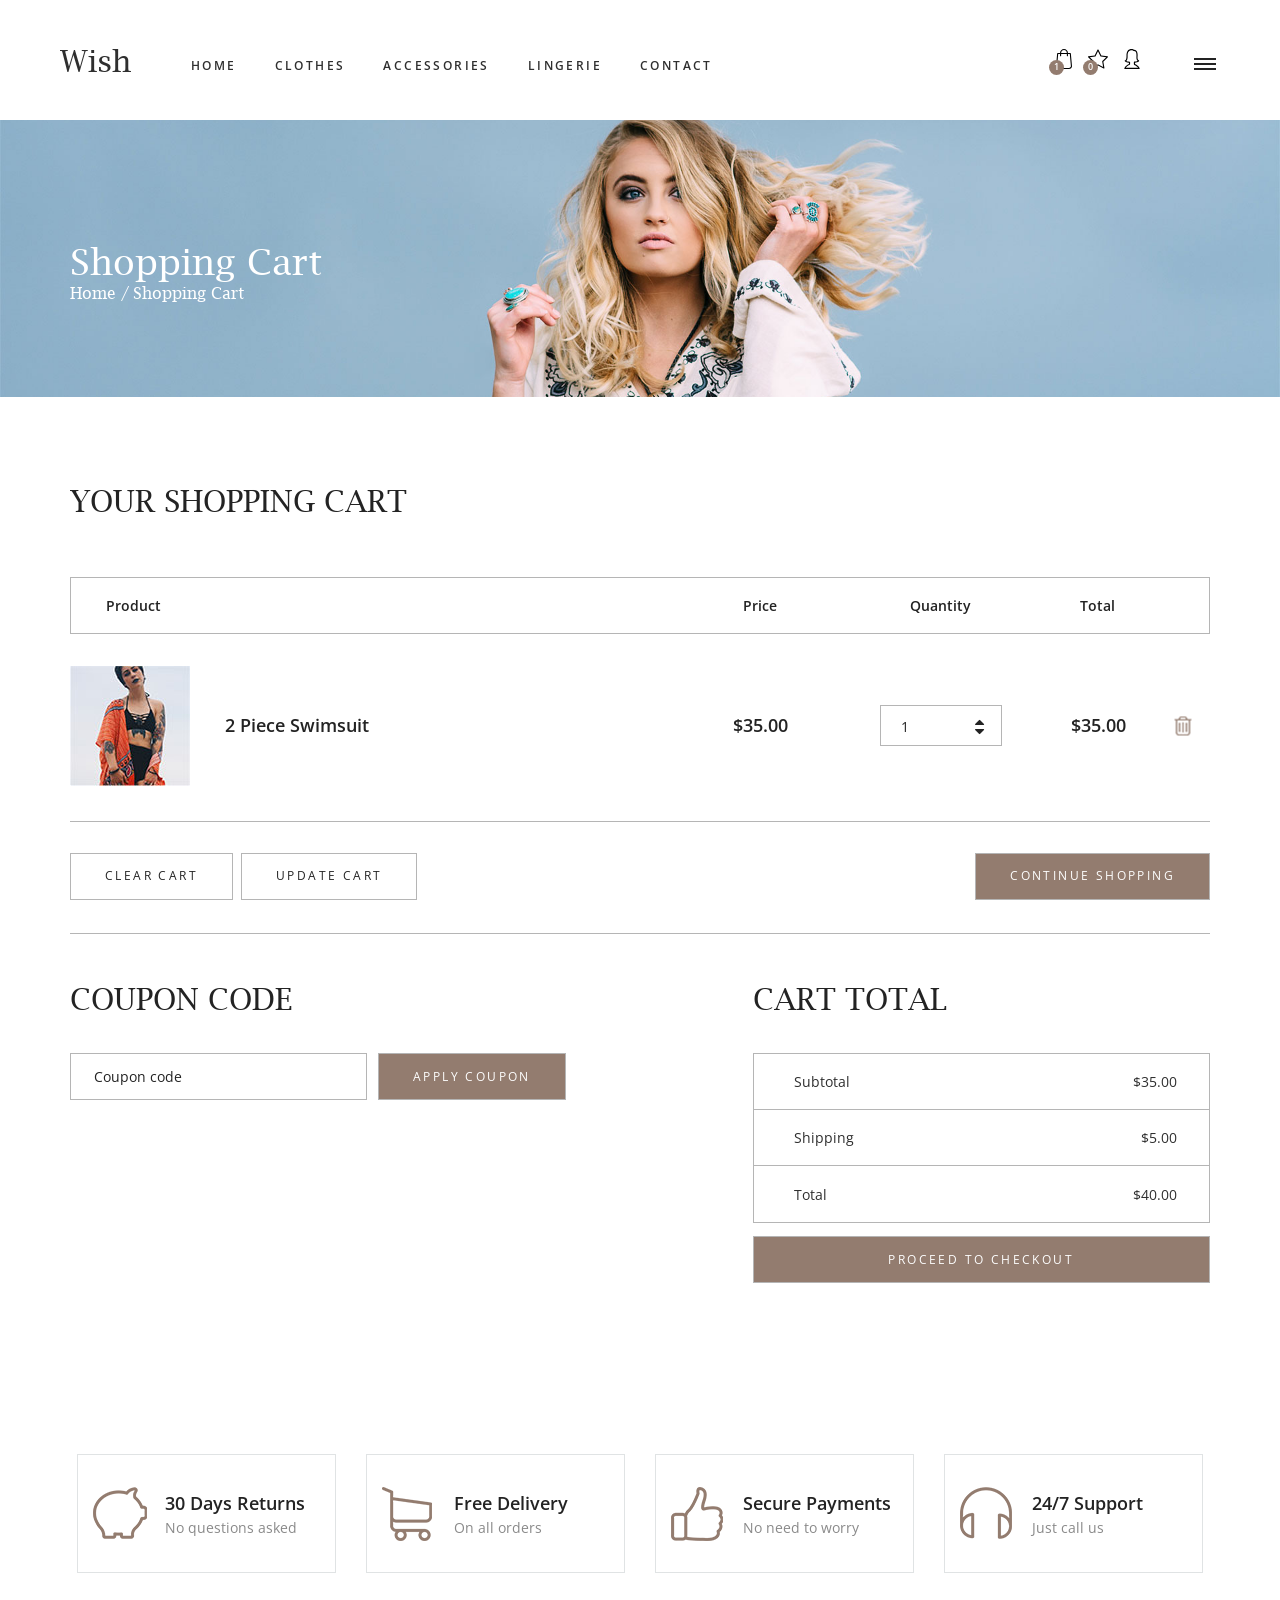
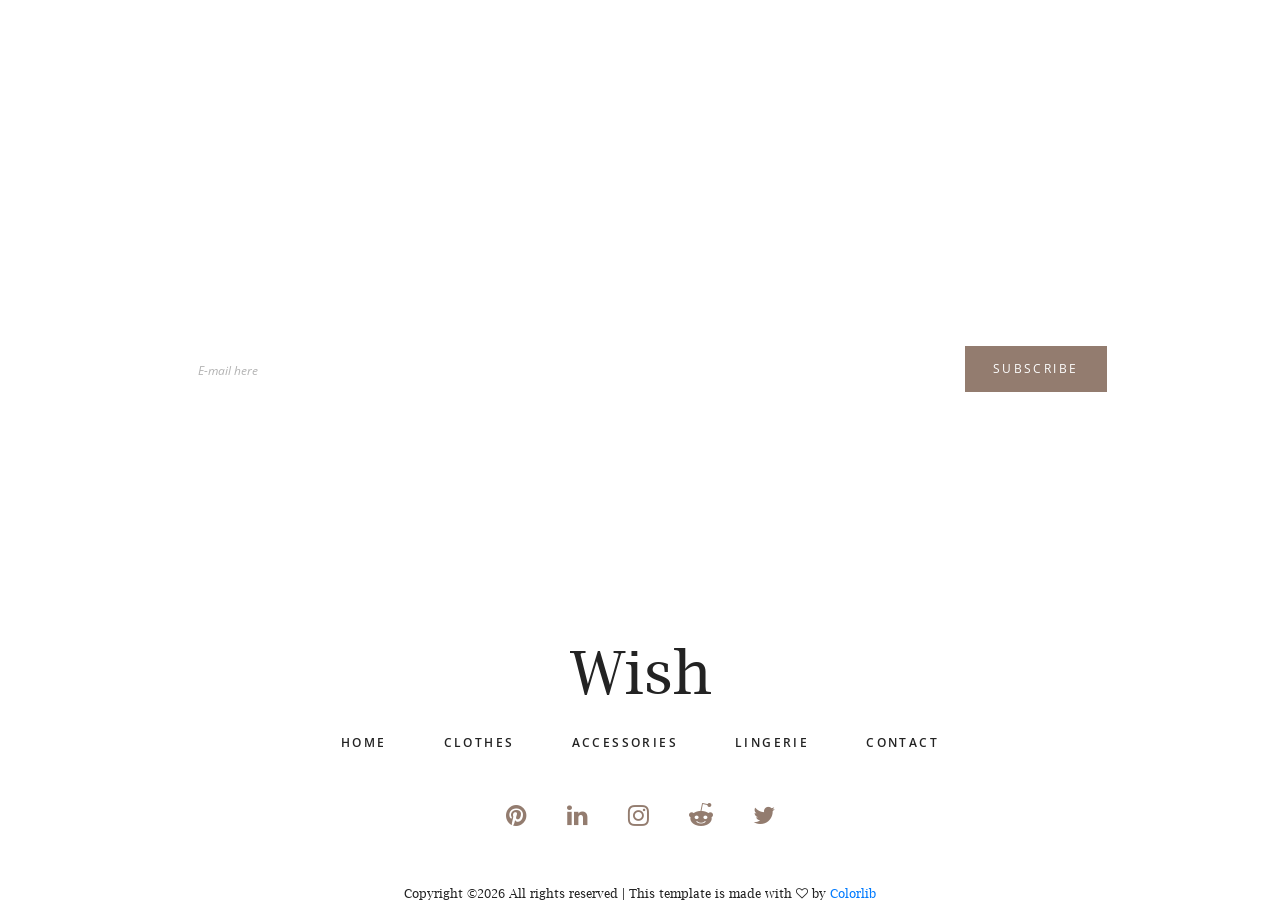
<file: cart.html>
<!DOCTYPE html>
<html lang="en">
<head>
<title>Cart</title>
<meta charset="utf-8">
<meta http-equiv="X-UA-Compatible" content="IE=edge">
<meta name="description" content="Wish shop project">
<meta name="viewport" content="width=device-width, initial-scale=1">
<link rel="stylesheet" type="text/css" href="styles/bootstrap4/bootstrap.min.css">
<link href="plugins/font-awesome-4.7.0/css/font-awesome.min.css" rel="stylesheet" type="text/css">
<link rel="stylesheet" type="text/css" href="styles/cart.css">
<link rel="stylesheet" type="text/css" href="styles/cart_responsive.css">
</head>
<body>

<div class="super_container">
	
	<!-- Header -->

	<header class="header">
		<div class="header_inner d-flex flex-row align-items-center justify-content-start">
			<div class="logo"><a href="#">Wish</a></div>
			<nav class="main_nav">
				<ul>
					<li><a href="index.html">home</a></li>
					<li><a href="categories.html">clothes</a></li>
					<li><a href="categories.html">accessories</a></li>
					<li><a href="categories.html">lingerie</a></li>
					<li><a href="contact.html">contact</a></li>
				</ul>
			</nav>
			<div class="header_content ml-auto">
				<div class="search header_search">
					<form action="#">
						<input type="search" class="search_input" required="required">
						<button type="submit" id="search_button" class="search_button"><img src="images/magnifying-glass.svg" alt=""></button>
					</form>
				</div>
				<div class="shopping">
					<!-- Cart -->
					<a href="#">
						<div class="cart">
							<img src="images/shopping-bag.svg" alt="">
							<div class="cart_num_container">
								<div class="cart_num_inner">
									<div class="cart_num">1</div>
								</div>
							</div>
						</div>
					</a>
					<!-- Star -->
					<a href="#">
						<div class="star">
							<img src="images/star.svg" alt="">
							<div class="star_num_container">
								<div class="star_num_inner">
									<div class="star_num">0</div>
								</div>
							</div>
						</div>
					</a>
					<!-- Avatar -->
					<a href="#">
						<div class="avatar">
							<img src="images/avatar.svg" alt="">
						</div>
					</a>
				</div>
			</div>

			<div class="burger_container d-flex flex-column align-items-center justify-content-around menu_mm"><div></div><div></div><div></div></div>
		</div>
	</header>

	<!-- Menu -->

	<div class="menu d-flex flex-column align-items-end justify-content-start text-right menu_mm trans_400">
		<div class="menu_close_container"><div class="menu_close"><div></div><div></div></div></div>
		<div class="logo menu_mm"><a href="#">Wish</a></div>
		<div class="search">
			<form action="#">
				<input type="search" class="search_input menu_mm" required="required">
				<button type="submit" id="search_button_menu" class="search_button menu_mm"><img class="menu_mm" src="images/magnifying-glass.svg" alt=""></button>
			</form>
		</div>
		<nav class="menu_nav">
			<ul class="menu_mm">
				<li class="menu_mm"><a href="index.html">home</a></li>
				<li class="menu_mm"><a href="#">clothes</a></li>
				<li class="menu_mm"><a href="#">accessories</a></li>
				<li class="menu_mm"><a href="#">lingerie</a></li>
				<li class="menu_mm"><a href="#">contact</a></li>
			</ul>
		</nav>
	</div>

	<!-- Home -->

	<div class="home">
		<div class="home_background parallax-window" data-parallax="scroll" data-image-src="images/cart.jpg" data-speed="0.8"></div>
		<div class="container">
			<div class="row">
				<div class="col">
					<div class="home_container">
						<div class="home_content">
							<div class="home_title">Shopping Cart</div>
							<div class="breadcrumbs">
								<ul>
									<li><a href="index.html">Home</a></li>
									<li>Shopping Cart</li>
								</ul>
							</div>
						</div>
					</div>
				</div>
			</div>
		</div>
	</div>

	<!-- Cart -->

	<div class="cart_container">
		<div class="container">
			<div class="row">
				<div class="col">
					<div class="cart_title">your shopping cart</div>
				</div>
			</div>
			<div class="row">
				<div class="col">
					<div class="cart_bar d-flex flex-row align-items-center justify-content-start">
						<div class="cart_bar_title_name">Product</div>
						<div class="cart_bar_title_content ml-auto">
							<div class="cart_bar_title_content_inner d-flex flex-row align-items-center justify-content-end">
								<div class="cart_bar_title_price">Price</div>
								<div class="cart_bar_title_quantity">Quantity</div>
								<div class="cart_bar_title_total">Total</div>
								<div class="cart_bar_title_button"></div>
							</div>
						</div>
					</div>
				</div>
			</div>
			<div class="row">
				<div class="col">
					<div class="cart_products">
						<ul>
							<li class=" cart_product d-flex flex-md-row flex-column align-items-md-center align-items-start justify-content-start">
								<!-- Product Image -->
								<div class="cart_product_image"><img src="images/cart_product_1.jpg" alt=""></div>
								<!-- Product Name -->
								<div class="cart_product_name"><a href="product.html">2 Piece Swimsuit</a></div>
								<div class="cart_product_info ml-auto">
									<div class="cart_product_info_inner d-flex flex-row align-items-center justify-content-md-end justify-content-start">
										<!-- Product Price -->
										<div class="cart_product_price">$35.00</div>
										<!-- Product Quantity -->
										<div class="product_quantity_container">
											<div class="product_quantity clearfix">
												<input id="quantity_input" type="text" pattern="[0-9]*" value="1">
												<div class="quantity_buttons">
													<div id="quantity_inc_button" class="quantity_inc quantity_control"><i class="fa fa-caret-up" aria-hidden="true"></i></div>
													<div id="quantity_dec_button" class="quantity_dec quantity_control"><i class="fa fa-caret-down" aria-hidden="true"></i></div>
												</div>
											</div>
										</div>
										<!-- Products Total Price -->
										<div class="cart_product_total">$35.00</div>
										<!-- Product Cart Trash Button -->
										<div class="cart_product_button">
											<button class="cart_product_remove"><img src="images/trash.png" alt=""></button>
										</div>
									</div>
								</div>
							</li>
						</ul>
					</div>
				</div>
			</div>
			<div class="row">
				<div class="col">
					<div class="cart_control_bar d-flex flex-md-row flex-column align-items-start justify-content-start">
						<button class="button_clear cart_button">clear cart</button>
						<button class="button_update cart_button">update cart</button>
						<button class="button_update cart_button_2 ml-md-auto">continue shopping</button>
					</div>
				</div>
			</div>
			<div class="row cart_extra">
				<!-- Cart Coupon -->
				<div class="col-lg-6">
					<div class="cart_coupon">
						<div class="cart_title">coupon code</div>
						<form action="#" class="cart_coupon_form d-flex flex-row align-items-start justify-content-start" id="cart_coupon_form">
							<input type="text" class="cart_coupon_input" placeholder="Coupon code" required="required">
							<button class="button_clear cart_button_2">apply coupon</button>
						</form>
					</div>
				</div>
				<!-- Cart Total -->
				<div class="col-lg-5 offset-lg-1">
					<div class="cart_total">
						<div class="cart_title">cart total</div>
						<ul>
							<li class="d-flex flex-row align-items-center justify-content-start">
								<div class="cart_total_title">Subtotal</div>
								<div class="cart_total_price ml-auto">$35.00</div>
							</li>
							<li class="d-flex flex-row align-items-center justify-content-start">
								<div class="cart_total_title">Shipping</div>
								<div class="cart_total_price ml-auto">$5.00</div>
							</li>
							<li class="d-flex flex-row align-items-center justify-content-start">
								<div class="cart_total_title">Total</div>
								<div class="cart_total_price ml-auto">$40.00</div>
							</li>
						</ul>
						<button class="cart_total_button">proceed to checkout</button>
					</div>
				</div>
			</div>
		</div>
	</div>

	<!-- Newsletter -->

	<div class="newsletter">
		<div class="newsletter_content">
			<div class="newsletter_image parallax-window" data-parallax="scroll" data-image-src="images/cart_nl.jpg" data-speed="0.8"></div>
			<div class="container">
				<div class="row options">

					<!-- Options Item -->
					<div class="col-lg-3">
						<div class="options_item d-flex flex-row align-items-center justify-content-start">
							<div class="option_image"><img src="images/option_1.png" alt=""></div>
							<div class="option_content">
								<div class="option_title">30 Days Returns</div>
								<div class="option_subtitle">No questions asked</div>
							</div>
						</div>
					</div>

					<!-- Options Item -->
					<div class="col-lg-3">
						<div class="options_item d-flex flex-row align-items-center justify-content-start">
							<div class="option_image"><img src="images/option_2.png" alt=""></div>
							<div class="option_content">
								<div class="option_title">Free Delivery</div>
								<div class="option_subtitle">On all orders</div>
							</div>
						</div>
					</div>

					<!-- Options Item -->
					<div class="col-lg-3">
						<div class="options_item d-flex flex-row align-items-center justify-content-start">
							<div class="option_image"><img src="images/option_3.png" alt=""></div>
							<div class="option_content">
								<div class="option_title">Secure Payments</div>
								<div class="option_subtitle">No need to worry</div>
							</div>
						</div>
					</div>

					<!-- Options Item -->
					<div class="col-lg-3">
						<div class="options_item d-flex flex-row align-items-center justify-content-start">
							<div class="option_image"><img src="images/option_4.png" alt=""></div>
							<div class="option_content">
								<div class="option_title">24/7 Support</div>
								<div class="option_subtitle">Just call us</div>
							</div>
						</div>
					</div>

				</div>
				<div class="row newsletter_row">
					<div class="col">
						<div class="section_title_container text-center">
							<div class="section_subtitle">only the best</div>
							<div class="section_title">subscribe for a 20% discount</div>
						</div>
					</div>
				</div>
				<div class="row newsletter_container">
					<div class="col-lg-10 offset-lg-1">
						<div class="newsletter_form_container">
							<form action="#">
								<input type="email" class="newsletter_input" required="required" placeholder="E-mail here">
								<button type="submit" class="newsletter_button">subscribe</button>
							</form>
						</div>
						<div class="newsletter_text">Integer ut imperdiet erat. Quisque ultricies lectus tellus, eu tristique magna pharetra nec. Fusce vel lorem libero. Integer ex mi, facilisis sed nisi ut, vestib ulum ultrices nulla. Aliquam egestas tempor leo.</div>
					</div>
				</div>
			</div>
		</div>
	</div>

	<!-- Footer -->

	<footer class="footer">
		<div class="container">
			<div class="row">
				<div class="col text-center">
					<div class="footer_logo"><a href="#">Wish</a></div>
					<nav class="footer_nav">
						<ul>
							<li><a href="index.html">home</a></li>
							<li><a href="categories.html">clothes</a></li>
							<li><a href="categories.html">accessories</a></li>
							<li><a href="categories.html">lingerie</a></li>
							<li><a href="contact.html">contact</a></li>
						</ul>
					</nav>
					<div class="footer_social">
						<ul>
							<li><a href="#"><i class="fa fa-pinterest" aria-hidden="true"></i></a></li>
							<li><a href="#"><i class="fa fa-linkedin" aria-hidden="true"></i></a></li>
							<li><a href="#"><i class="fa fa-instagram" aria-hidden="true"></i></a></li>
							<li><a href="#"><i class="fa fa-reddit-alien" aria-hidden="true"></i></a></li>
							<li><a href="#"><i class="fa fa-twitter" aria-hidden="true"></i></a></li>
						</ul>
					</div>
					<div class="copyright"><!-- Link back to Colorlib can't be removed. Template is licensed under CC BY 3.0. -->
Copyright &copy;<script>document.write(new Date().getFullYear());</script> All rights reserved | This template is made with <i class="fa fa-heart-o" aria-hidden="true"></i> by <a href="https://colorlib.com" target="_blank">Colorlib</a>
<!-- Link back to Colorlib can't be removed. Template is licensed under CC BY 3.0. --></div>
				</div>
			</div>
		</div>
	</footer>
</div>

<script src="js/jquery-3.2.1.min.js"></script>
<script src="styles/bootstrap4/popper.js"></script>
<script src="styles/bootstrap4/bootstrap.min.js"></script>
<script src="plugins/easing/easing.js"></script>
<script src="plugins/parallax-js-master/parallax.min.js"></script>
<script src="js/cart_custom.js"></script>
</body>
</html>
</file>
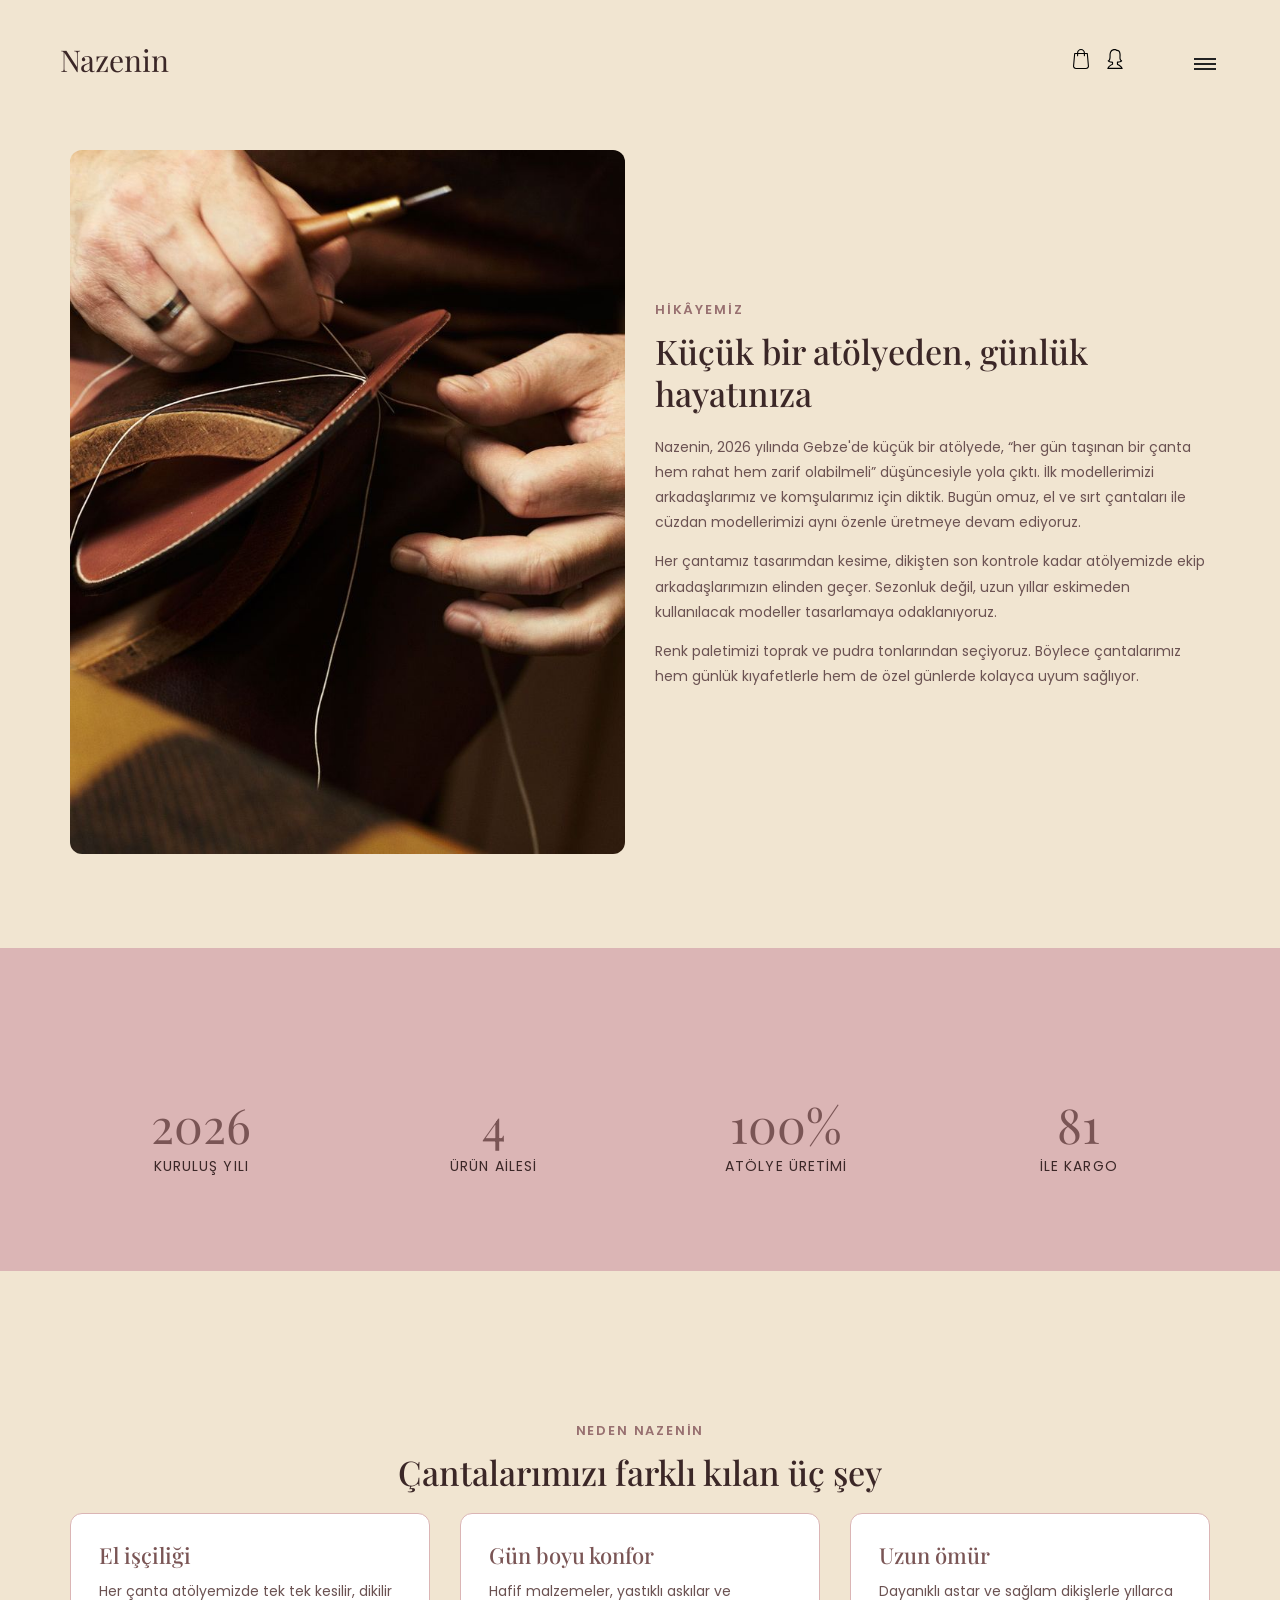
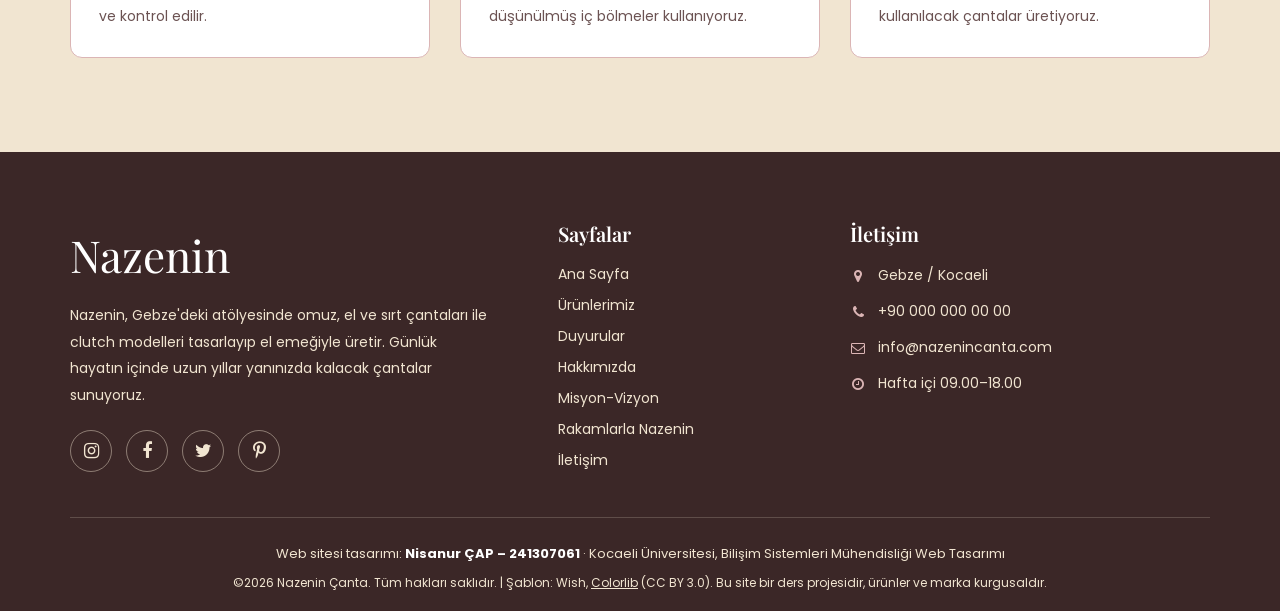
<file: hakkimizda.html>
<!DOCTYPE html>
<html lang="tr">
<head>
<title>Hakkımızda · Nazenin Çanta</title>
<meta charset="utf-8">
<meta http-equiv="X-UA-Compatible" content="IE=edge">
<meta name="description" content="Nazenin Çanta hakkında: hikâyemiz, üretim anlayışımız ve değerlerimiz.">
<meta name="viewport" content="width=device-width, initial-scale=1">

<!-- Google Fonts: Playfair Display + Poppins -->
<link rel="preconnect" href="https://fonts.googleapis.com">
<link rel="preconnect" href="https://fonts.gstatic.com" crossorigin>
<link href="https://fonts.googleapis.com/css2?family=Playfair+Display:wght@500;600&family=Poppins:wght@400;500;600&display=swap" rel="stylesheet">

<!-- Ic sayfalarin ustundeki banner (.home) product.css icinde tanimli, bu yuzden index.html'in degil urun sayfasinin CSS'ini kullaniyoruz -->
<link rel="stylesheet" type="text/css" href="styles/bootstrap4/bootstrap.min.css">
<link href="plugins/font-awesome-4.7.0/css/font-awesome.min.css" rel="stylesheet" type="text/css">
<link rel="stylesheet" type="text/css" href="styles/product.css">
<link rel="stylesheet" type="text/css" href="styles/product_responsive.css">
<link rel="stylesheet" type="text/css" href="styles/nazenin.css">
</head>
<body>

<div class="super_container">

	<div id="site-header"></div>

	<!-- Hikaye -->
	<div class="icerik_bolum">
		<div class="container">
			<div class="row align-items-center">
				<div class="col-lg-6">
					<div class="icerik_resim"><img src="images/hakkimizda.jpg" alt="Nazenin atölyesinden bir görünüm"></div>
				</div>
				<div class="col-lg-6">
					<div class="icerik_ust">hikâyemiz</div>
					<h2 class="icerik_baslik">Küçük bir atölyeden, günlük hayatınıza</h2>
					<p>Nazenin, 2026 yılında Gebze'de küçük bir atölyede, “her gün taşınan bir çanta hem rahat hem zarif olabilmeli” düşüncesiyle yola çıktı. İlk modellerimizi arkadaşlarımız ve komşularımız için diktik. Bugün omuz, el ve sırt çantaları ile cüzdan modellerimizi aynı özenle üretmeye devam ediyoruz.</p>
					<p>Her çantamız tasarımdan kesime, dikişten son kontrole kadar atölyemizde ekip arkadaşlarımızın elinden geçer. Sezonluk değil, uzun yıllar eskimeden kullanılacak modeller tasarlamaya odaklanıyoruz.</p>
					<p>Renk paletimizi toprak ve pudra tonlarından seçiyoruz. Böylece çantalarımız hem günlük kıyafetlerle hem de özel günlerde kolayca uyum sağlıyor.</p>
				</div>
			</div>
		</div>
	</div>

	<!-- Rakamlarla kısa özet -->
	<div class="icerik_bolum icerik_bolum_koyu">
		<div class="container">
			<div class="row text-center">
				<div class="col-6 col-md-3"><div class="icerik_rakam">2026</div><div class="icerik_rakam_aciklama">kuruluş yılı</div></div>
				<div class="col-6 col-md-3"><div class="icerik_rakam">4</div><div class="icerik_rakam_aciklama">ürün ailesi</div></div>
				<div class="col-6 col-md-3"><div class="icerik_rakam">100%</div><div class="icerik_rakam_aciklama">atölye üretimi</div></div>
				<div class="col-6 col-md-3"><div class="icerik_rakam">81</div><div class="icerik_rakam_aciklama">ile kargo</div></div>
			</div>
		</div>
	</div>

	<!-- Neden Nazenin -->
	<div class="icerik_bolum">
		<div class="container">
			<div class="text-center">
				<div class="icerik_ust">neden nazenin</div>
				<h2 class="icerik_baslik">Çantalarımızı farklı kılan üç şey</h2>
			</div>
			<div class="row">
				<div class="col-md-4">
					<div class="icerik_kart"><h3>El işçiliği</h3><p>Her çanta atölyemizde tek tek kesilir, dikilir ve kontrol edilir.</p></div>
				</div>
				<div class="col-md-4">
					<div class="icerik_kart"><h3>Gün boyu konfor</h3><p>Hafif malzemeler, yastıklı askılar ve düşünülmüş iç bölmeler kullanıyoruz.</p></div>
				</div>
				<div class="col-md-4">
					<div class="icerik_kart"><h3>Uzun ömür</h3><p>Dayanıklı astar ve sağlam dikişlerle yıllarca kullanılacak çantalar üretiyoruz.</p></div>
				</div>
			</div>
		</div>
	</div>

	<div id="site-footer"></div>

</div>

<script src="js/jquery-3.2.1.min.js"></script>
<script src="styles/bootstrap4/popper.js"></script>
<script src="styles/bootstrap4/bootstrap.min.js"></script>
<script src="plugins/easing/easing.js"></script>
<script src="plugins/parallax-js-master/parallax.min.js"></script>
<!-- layout.js, product_custom.js'ten ÖNCE yüklenmeli -->
<script src="js/layout.js"></script>
<script src="js/product_custom.js"></script>
</body>
</html>
</file>
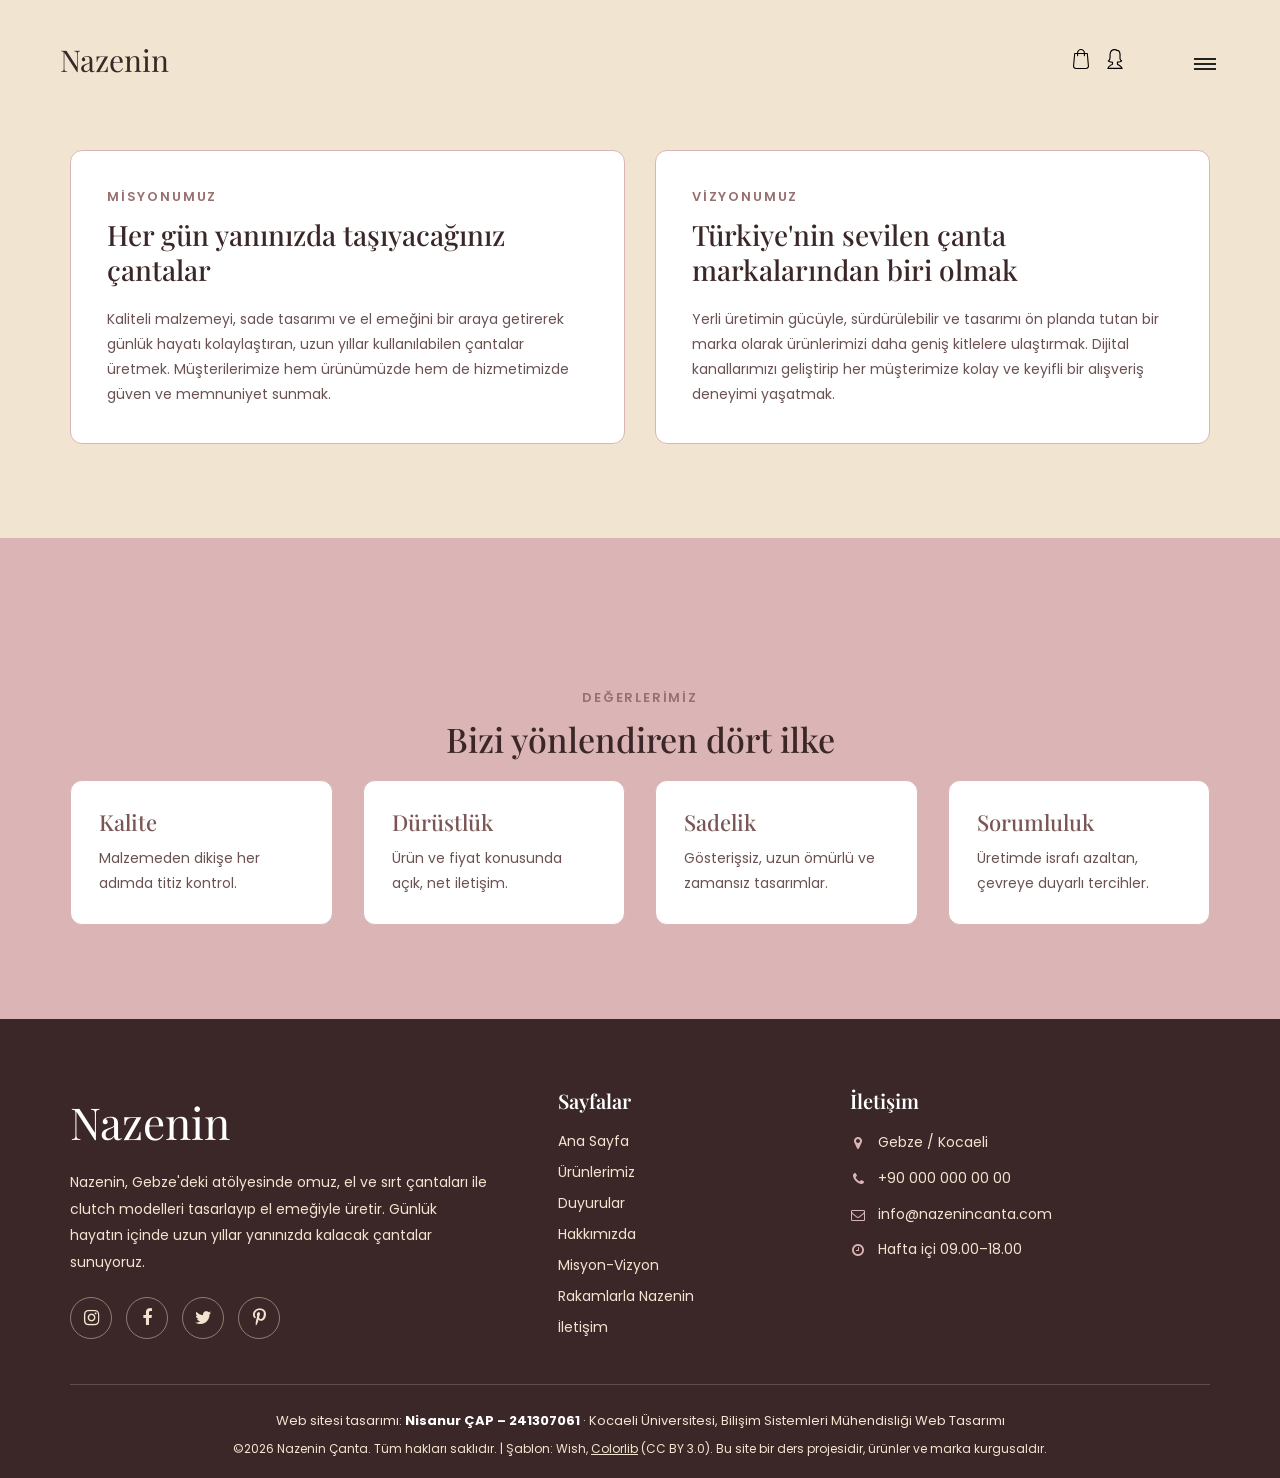
<file: misyon-vizyon.html>
<!DOCTYPE html>
<html lang="tr">
<head>
<title>Misyon ve Vizyon · Nazenin Çanta</title>
<meta charset="utf-8">
<meta http-equiv="X-UA-Compatible" content="IE=edge">
<meta name="description" content="Nazenin Çanta misyonu, vizyonu ve değerleri.">
<meta name="viewport" content="width=device-width, initial-scale=1">

<!-- Google Fonts: Playfair Display + Poppins -->
<link rel="preconnect" href="https://fonts.googleapis.com">
<link rel="preconnect" href="https://fonts.gstatic.com" crossorigin>
<link href="https://fonts.googleapis.com/css2?family=Playfair+Display:wght@500;600&family=Poppins:wght@400;500;600&display=swap" rel="stylesheet">

<!-- Ic sayfalarin ustundeki banner (.home) product.css icinde tanimli, bu yuzden index.html'in degil urun sayfasinin CSS'ini kullaniyoruz -->
<link rel="stylesheet" type="text/css" href="styles/bootstrap4/bootstrap.min.css">
<link href="plugins/font-awesome-4.7.0/css/font-awesome.min.css" rel="stylesheet" type="text/css">
<link rel="stylesheet" type="text/css" href="styles/product.css">
<link rel="stylesheet" type="text/css" href="styles/product_responsive.css">
<link rel="stylesheet" type="text/css" href="styles/nazenin.css">
</head>
<body>

<div class="super_container">

	<div id="site-header"></div>

	<!-- Misyon ve Vizyon -->
	<div class="icerik_bolum">
		<div class="container">
			<div class="row">
				<div class="col-lg-6">
					<div class="icerik_kart icerik_kart_buyuk">
						<div class="icerik_ust">misyonumuz</div>
						<h2 class="icerik_baslik">Her gün yanınızda taşıyacağınız çantalar</h2>
						<p>Kaliteli malzemeyi, sade tasarımı ve el emeğini bir araya getirerek günlük hayatı kolaylaştıran, uzun yıllar kullanılabilen çantalar üretmek. Müşterilerimize hem ürünümüzde hem de hizmetimizde güven ve memnuniyet sunmak.</p>
					</div>
				</div>
				<div class="col-lg-6">
					<div class="icerik_kart icerik_kart_buyuk">
						<div class="icerik_ust">vizyonumuz</div>
						<h2 class="icerik_baslik">Türkiye'nin sevilen çanta markalarından biri olmak</h2>
						<p>Yerli üretimin gücüyle, sürdürülebilir ve tasarımı ön planda tutan bir marka olarak ürünlerimizi daha geniş kitlelere ulaştırmak. Dijital kanallarımızı geliştirip her müşterimize kolay ve keyifli bir alışveriş deneyimi yaşatmak.</p>
					</div>
				</div>
			</div>
		</div>
	</div>

	<!-- Değerlerimiz -->
	<div class="icerik_bolum icerik_bolum_koyu">
		<div class="container">
			<div class="text-center">
				<div class="icerik_ust">değerlerimiz</div>
				<h2 class="icerik_baslik">Bizi yönlendiren dört ilke</h2>
			</div>
			<div class="row">
				<div class="col-sm-6 col-lg-3"><div class="icerik_deger"><h3>Kalite</h3><p>Malzemeden dikişe her adımda titiz kontrol.</p></div></div>
				<div class="col-sm-6 col-lg-3"><div class="icerik_deger"><h3>Dürüstlük</h3><p>Ürün ve fiyat konusunda açık, net iletişim.</p></div></div>
				<div class="col-sm-6 col-lg-3"><div class="icerik_deger"><h3>Sadelik</h3><p>Gösterişsiz, uzun ömürlü ve zamansız tasarımlar.</p></div></div>
				<div class="col-sm-6 col-lg-3"><div class="icerik_deger"><h3>Sorumluluk</h3><p>Üretimde israfı azaltan, çevreye duyarlı tercihler.</p></div></div>
			</div>
		</div>
	</div>

	<div id="site-footer"></div>

</div>

<script src="js/jquery-3.2.1.min.js"></script>
<script src="styles/bootstrap4/popper.js"></script>
<script src="styles/bootstrap4/bootstrap.min.js"></script>
<script src="plugins/easing/easing.js"></script>
<script src="plugins/parallax-js-master/parallax.min.js"></script>
<!-- layout.js, product_custom.js'ten ÖNCE yüklenmeli -->
<script src="js/layout.js"></script>
<script src="js/product_custom.js"></script>
</body>
</html>
</file>
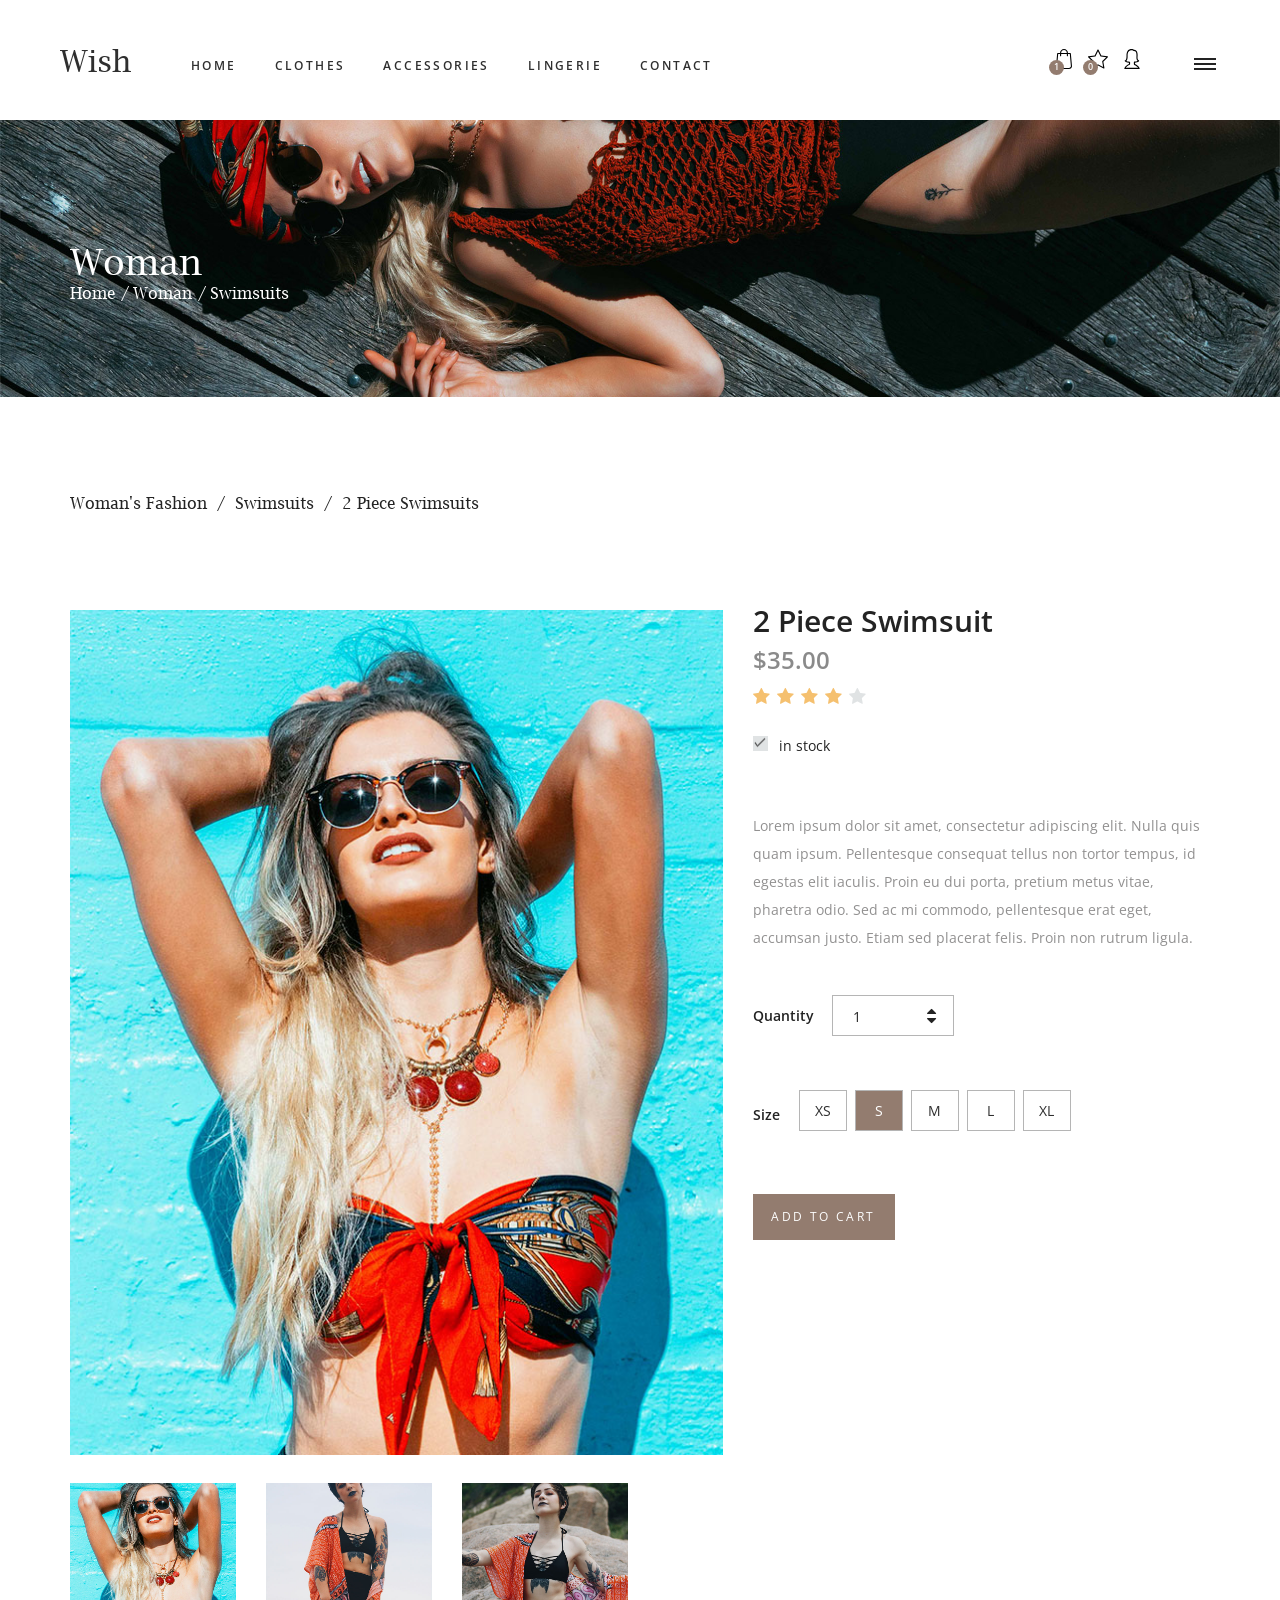
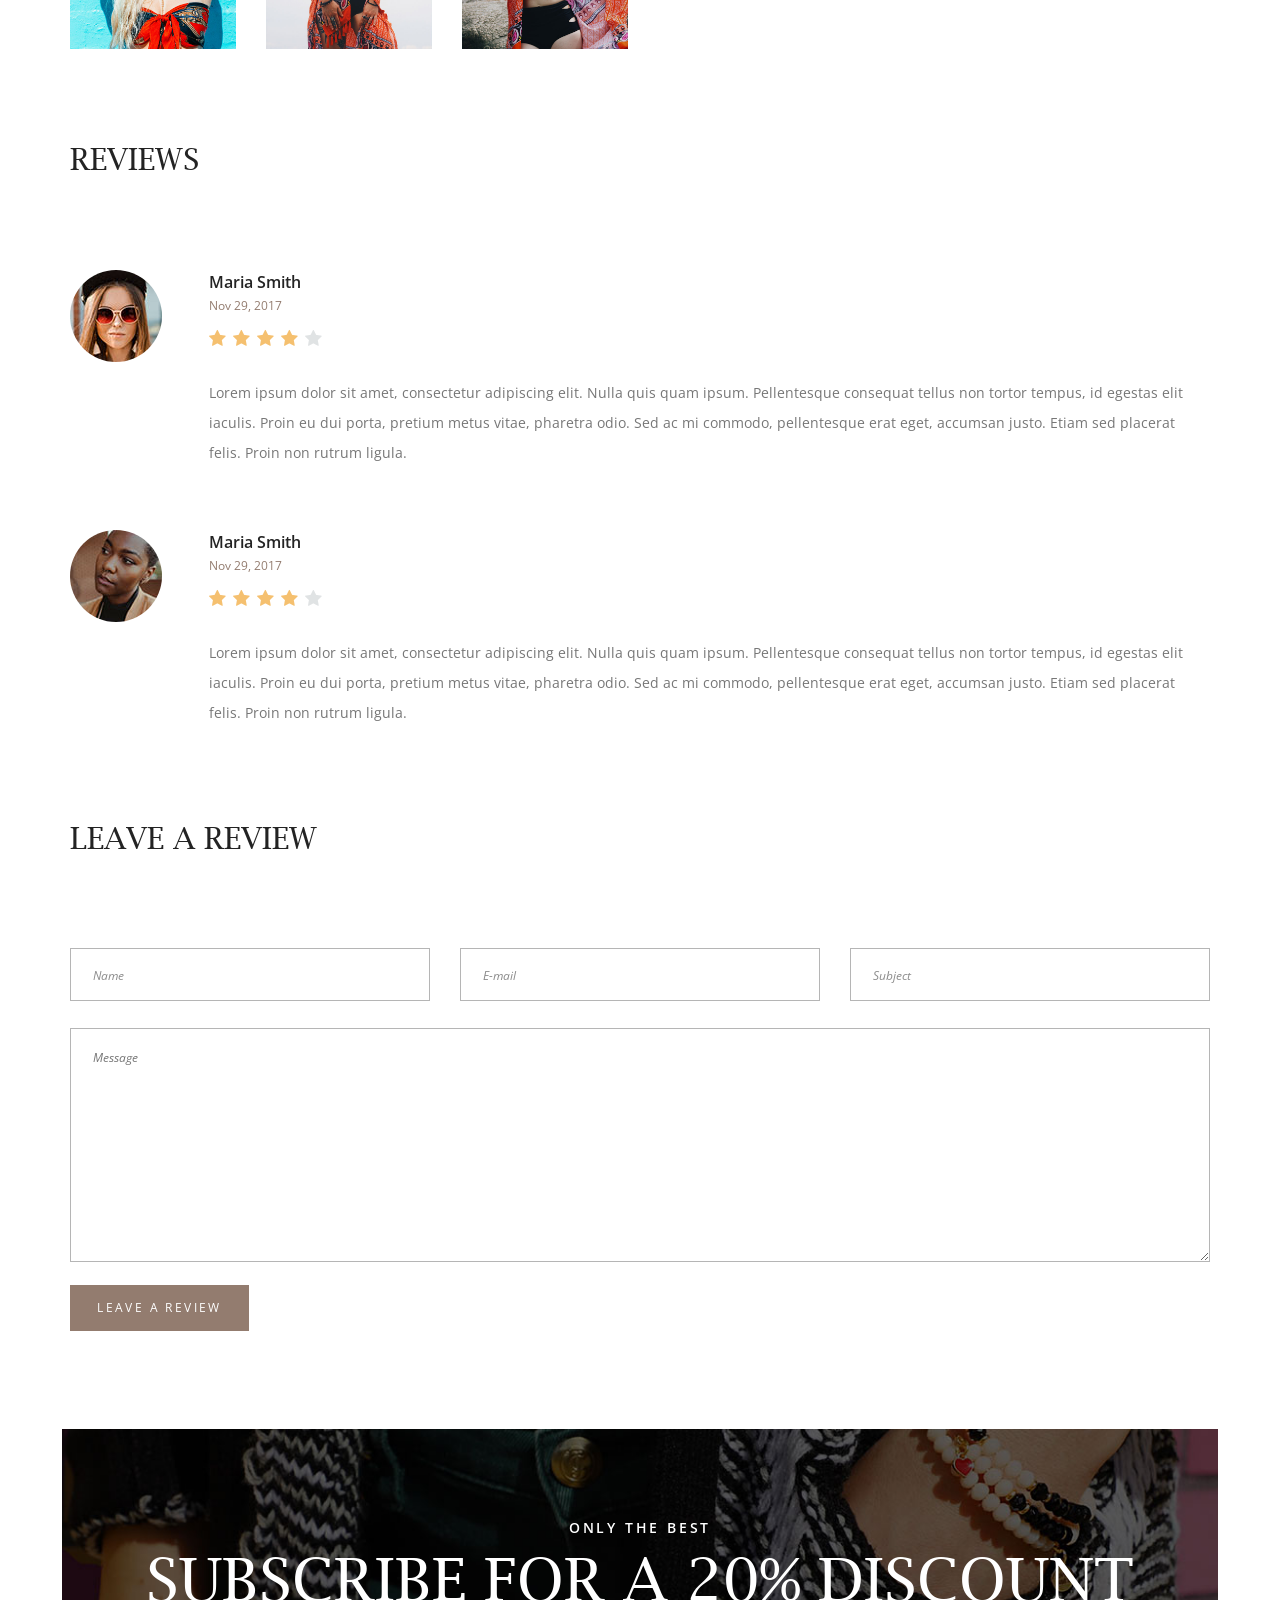
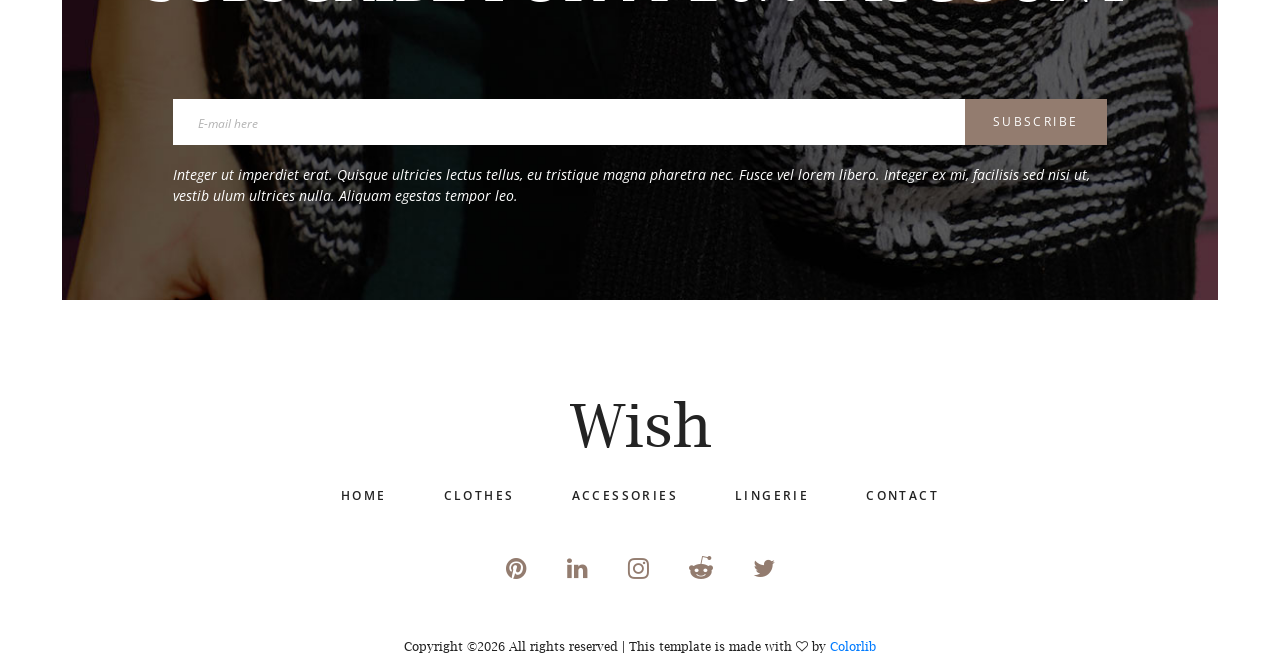
<file: product.html>
<!DOCTYPE html>
<html lang="en">
<head>
<title>Product</title>
<meta charset="utf-8">
<meta http-equiv="X-UA-Compatible" content="IE=edge">
<meta name="description" content="Wish shop project">
<meta name="viewport" content="width=device-width, initial-scale=1">
<link rel="stylesheet" type="text/css" href="styles/bootstrap4/bootstrap.min.css">
<link href="plugins/font-awesome-4.7.0/css/font-awesome.min.css" rel="stylesheet" type="text/css">
<link rel="stylesheet" type="text/css" href="styles/product.css">
<link rel="stylesheet" type="text/css" href="styles/product_responsive.css">
</head>
<body>

<div class="super_container">
	
	<!-- Header -->

	<header class="header">
		<div class="header_inner d-flex flex-row align-items-center justify-content-start">
			<div class="logo"><a href="#">Wish</a></div>
			<nav class="main_nav">
				<ul>
					<li><a href="index.html">home</a></li>
					<li><a href="categories.html">clothes</a></li>
					<li><a href="categories.html">accessories</a></li>
					<li><a href="categories.html">lingerie</a></li>
					<li><a href="contact.html">contact</a></li>
				</ul>
			</nav>
			<div class="header_content ml-auto">
				<div class="search header_search">
					<form action="#">
						<input type="search" class="search_input" required="required">
						<button type="submit" id="search_button" class="search_button"><img src="images/magnifying-glass.svg" alt=""></button>
					</form>
				</div>
				<div class="shopping">
					<!-- Cart -->
					<a href="#">
						<div class="cart">
							<img src="images/shopping-bag.svg" alt="">
							<div class="cart_num_container">
								<div class="cart_num_inner">
									<div class="cart_num">1</div>
								</div>
							</div>
						</div>
					</a>
					<!-- Star -->
					<a href="#">
						<div class="star">
							<img src="images/star.svg" alt="">
							<div class="star_num_container">
								<div class="star_num_inner">
									<div class="star_num">0</div>
								</div>
							</div>
						</div>
					</a>
					<!-- Avatar -->
					<a href="#">
						<div class="avatar">
							<img src="images/avatar.svg" alt="">
						</div>
					</a>
				</div>
			</div>

			<div class="burger_container d-flex flex-column align-items-center justify-content-around menu_mm"><div></div><div></div><div></div></div>
		</div>
	</header>

	<!-- Menu -->

	<div class="menu d-flex flex-column align-items-end justify-content-start text-right menu_mm trans_400">
		<div class="menu_close_container"><div class="menu_close"><div></div><div></div></div></div>
		<div class="logo menu_mm"><a href="#">Wish</a></div>
		<div class="search">
			<form action="#">
				<input type="search" class="search_input menu_mm" required="required">
				<button type="submit" id="search_button_menu" class="search_button menu_mm"><img class="menu_mm" src="images/magnifying-glass.svg" alt=""></button>
			</form>
		</div>
		<nav class="menu_nav">
			<ul class="menu_mm">
				<li class="menu_mm"><a href="index.html">home</a></li>
				<li class="menu_mm"><a href="#">clothes</a></li>
				<li class="menu_mm"><a href="#">accessories</a></li>
				<li class="menu_mm"><a href="#">lingerie</a></li>
				<li class="menu_mm"><a href="#">contact</a></li>
			</ul>
		</nav>
	</div>

	<!-- Home -->

	<div class="home">
		<div class="home_background parallax-window" data-parallax="scroll" data-image-src="images/product.jpg" data-speed="0.8"></div>
		<div class="container">
			<div class="row">
				<div class="col">
					<div class="home_container">
						<div class="home_content">
							<div class="home_title">Woman</div>
							<div class="breadcrumbs">
								<ul>
									<li><a href="index.html">Home</a></li>
									<li>Woman</li>
									<li>Swimsuits</li>
								</ul>
							</div>
						</div>
					</div>
				</div>
			</div>
		</div>
	</div>

	<!-- Product -->

	<div class="product">
		<div class="container">
			<div class="row">
				<div class="col">
					<div class="current_page">
						<ul>
							<li><a href="categories.html">Woman's Fashion</a></li>
							<li><a href="categories.html">Swimsuits</a></li>
							<li>2 Piece Swimsuits</li>
						</ul>
					</div>
				</div>
			</div>
			<div class="row product_row">

				<!-- Product Image -->
				<div class="col-lg-7">
					<div class="product_image">
						<div class="product_image_large"><img src="images/product_image_1.jpg" alt=""></div>
						<div class="product_image_thumbnails d-flex flex-row align-items-start justify-content-start">
							<div class="product_image_thumbnail" style="background-image:url(images/product_image_1.jpg)" data-image="images/product_image_1.jpg"></div>
							<div class="product_image_thumbnail" style="background-image:url(images/product_image_2.jpg)" data-image="images/product_image_2.jpg"></div>
							<div class="product_image_thumbnail" style="background-image:url(images/product_image_4.jpg)" data-image="images/product_image_4.jpg"></div>
						</div>
					</div>
				</div>

				<!-- Product Content -->
				<div class="col-lg-5">
					<div class="product_content">
						<div class="product_name">2 Piece Swimsuit</div>
						<div class="product_price">$35.00</div>
						<div class="rating rating_4" data-rating="4">
							<i class="fa fa-star"></i>
							<i class="fa fa-star"></i>
							<i class="fa fa-star"></i>
							<i class="fa fa-star"></i>
							<i class="fa fa-star"></i>
						</div>
						<!-- In Stock -->
						<div class="in_stock_container">
							<div class="in_stock in_stock_true"></div>
							<span>in stock</span>
						</div>
						<div class="product_text">
							<p>Lorem ipsum dolor sit amet, consectetur adipiscing elit. Nulla quis quam ipsum. Pellentesque consequat tellus non tortor tempus, id egestas elit iaculis. Proin eu dui porta, pretium metus vitae, pharetra odio. Sed ac mi commodo, pellentesque erat eget, accumsan justo. Etiam sed placerat felis. Proin non rutrum ligula.</p>
						</div>
						<!-- Product Quantity -->
						<div class="product_quantity_container">
							<span>Quantity</span>
							<div class="product_quantity clearfix">
								<input id="quantity_input" type="text" pattern="[0-9]*" value="1">
								<div class="quantity_buttons">
									<div id="quantity_inc_button" class="quantity_inc quantity_control"><i class="fa fa-caret-up" aria-hidden="true"></i></div>
									<div id="quantity_dec_button" class="quantity_dec quantity_control"><i class="fa fa-caret-down" aria-hidden="true"></i></div>
								</div>
							</div>
						</div>
						<!-- Product Size -->
						<div class="product_size_container">
							<span>Size</span>
							<div class="product_size">
								<ul class="d-flex flex-row align-items-start justify-content-start">
									<li>
										<input type="radio" id="radio_1" name="product_radio" class="regular_radio radio_1">
										<label for="radio_1">XS</label>
									</li>
									<li>
										<input type="radio" id="radio_2" name="product_radio" class="regular_radio radio_2" checked>
										<label for="radio_2">S</label>
									</li>
									<li>
										<input type="radio" id="radio_3" name="product_radio" class="regular_radio radio_3">
										<label for="radio_3">M</label>
									</li>
									<li>
										<input type="radio" id="radio_4" name="product_radio" class="regular_radio radio_4">
										<label for="radio_4">L</label>
									</li>
									<li>
										<input type="radio" id="radio_5" name="product_radio" class="regular_radio radio_5">
										<label for="radio_5">XL</label>
									</li>
								</ul>
							</div>
							<div class="button cart_button"><a href="#">add to cart</a></div>
						</div>
					</div>
				</div>
			</div>

			<!-- Reviews -->

			<div class="row">
				<div class="col">
					<div class="reviews">
						<div class="reviews_title">reviews</div>
						<div class="reviews_container">
							<ul>
								<!-- Review -->
								<li class=" review clearfix">
									<div class="review_image"><img src="images/review_1.jpg" alt=""></div>
									<div class="review_content">
										<div class="review_name"><a href="#">Maria Smith</a></div>
										<div class="review_date">Nov 29, 2017</div>
										<div class="rating rating_4 review_rating" data-rating="4">
											<i class="fa fa-star"></i>
											<i class="fa fa-star"></i>
											<i class="fa fa-star"></i>
											<i class="fa fa-star"></i>
											<i class="fa fa-star"></i>
										</div>
										<div class="review_text">
											<p>Lorem ipsum dolor sit amet, consectetur adipiscing elit. Nulla quis quam ipsum. Pellentesque consequat tellus non tortor tempus, id egestas elit iaculis. Proin eu dui porta, pretium metus vitae, pharetra odio. Sed ac mi commodo, pellentesque erat eget, accumsan justo. Etiam sed placerat felis. Proin non rutrum ligula. </p>
										</div>
									</div>
								</li>
								<!-- Review -->
								<li class=" review clearfix">
									<div class="review_image"><img src="images/review_2.jpg" alt=""></div>
									<div class="review_content">
										<div class="review_name"><a href="#">Maria Smith</a></div>
										<div class="review_date">Nov 29, 2017</div>
										<div class="rating rating_4 review_rating" data-rating="4">
											<i class="fa fa-star"></i>
											<i class="fa fa-star"></i>
											<i class="fa fa-star"></i>
											<i class="fa fa-star"></i>
											<i class="fa fa-star"></i>
										</div>
										<div class="review_text">
											<p>Lorem ipsum dolor sit amet, consectetur adipiscing elit. Nulla quis quam ipsum. Pellentesque consequat tellus non tortor tempus, id egestas elit iaculis. Proin eu dui porta, pretium metus vitae, pharetra odio. Sed ac mi commodo, pellentesque erat eget, accumsan justo. Etiam sed placerat felis. Proin non rutrum ligula. </p>
										</div>
									</div>
								</li>
							</ul>
						</div>
					</div>
				</div>
			</div>

			<!-- Leave a Review -->

			<div class="row">
				<div class="col">
					<div class="review_form_container">
						<div class="review_form_title">leave a review</div>
						<div class="review_form_content">
							<form action="#" id="review_form" class="review_form">
								<div class="d-flex flex-md-row flex-column align-items-start justify-content-between">
									<input type="text" class="review_form_input" placeholder="Name" required="required">
									<input type="email" class="review_form_input" placeholder="E-mail" required="required">
									<input type="text" class="review_form_input" placeholder="Subject">
								</div>
								<textarea class="review_form_text" name="review_form_text" placeholder="Message"></textarea>
								<button type="submit" class="review_form_button">leave a review</button>
							</form>
						</div>
					</div>
				</div>
			</div>
		</div>		
	</div>

	<!-- Newsletter -->

	<div class="newsletter">
		<div class="newsletter_content">
			<div class="newsletter_image" style="background-image:url(images/newsletter.jpg)"></div>
			<div class="container">
				<div class="row">
					<div class="col">
						<div class="section_title_container text-center">
							<div class="section_subtitle">only the best</div>
							<div class="section_title">subscribe for a 20% discount</div>
						</div>
					</div>
				</div>
				<div class="row newsletter_container">
					<div class="col-lg-10 offset-lg-1">
						<div class="newsletter_form_container">
							<form action="#">
								<input type="email" class="newsletter_input" required="required" placeholder="E-mail here">
								<button type="submit" class="newsletter_button">subscribe</button>
							</form>
						</div>
						<div class="newsletter_text">Integer ut imperdiet erat. Quisque ultricies lectus tellus, eu tristique magna pharetra nec. Fusce vel lorem libero. Integer ex mi, facilisis sed nisi ut, vestib ulum ultrices nulla. Aliquam egestas tempor leo.</div>
					</div>
				</div>
			</div>
		</div>
	</div>

	<!-- Footer -->

	<footer class="footer">
		<div class="container">
			<div class="row">
				<div class="col text-center">
					<div class="footer_logo"><a href="#">Wish</a></div>
					<nav class="footer_nav">
						<ul>
							<li><a href="index.html">home</a></li>
							<li><a href="categories.html">clothes</a></li>
							<li><a href="categories.html">accessories</a></li>
							<li><a href="categories.html">lingerie</a></li>
							<li><a href="contact.html">contact</a></li>
						</ul>
					</nav>
					<div class="footer_social">
						<ul>
							<li><a href="#"><i class="fa fa-pinterest" aria-hidden="true"></i></a></li>
							<li><a href="#"><i class="fa fa-linkedin" aria-hidden="true"></i></a></li>
							<li><a href="#"><i class="fa fa-instagram" aria-hidden="true"></i></a></li>
							<li><a href="#"><i class="fa fa-reddit-alien" aria-hidden="true"></i></a></li>
							<li><a href="#"><i class="fa fa-twitter" aria-hidden="true"></i></a></li>
						</ul>
					</div>
					<div class="copyright"><!-- Link back to Colorlib can't be removed. Template is licensed under CC BY 3.0. -->
Copyright &copy;<script>document.write(new Date().getFullYear());</script> All rights reserved | This template is made with <i class="fa fa-heart-o" aria-hidden="true"></i> by <a href="https://colorlib.com" target="_blank">Colorlib</a>
<!-- Link back to Colorlib can't be removed. Template is licensed under CC BY 3.0. --></div>
				</div>
			</div>
		</div>
	</footer>
</div>

<script src="js/jquery-3.2.1.min.js"></script>
<script src="styles/bootstrap4/popper.js"></script>
<script src="styles/bootstrap4/bootstrap.min.js"></script>
<script src="plugins/easing/easing.js"></script>
<script src="plugins/parallax-js-master/parallax.min.js"></script>
<script src="js/product_custom.js"></script>
</body>
</html>
</file>
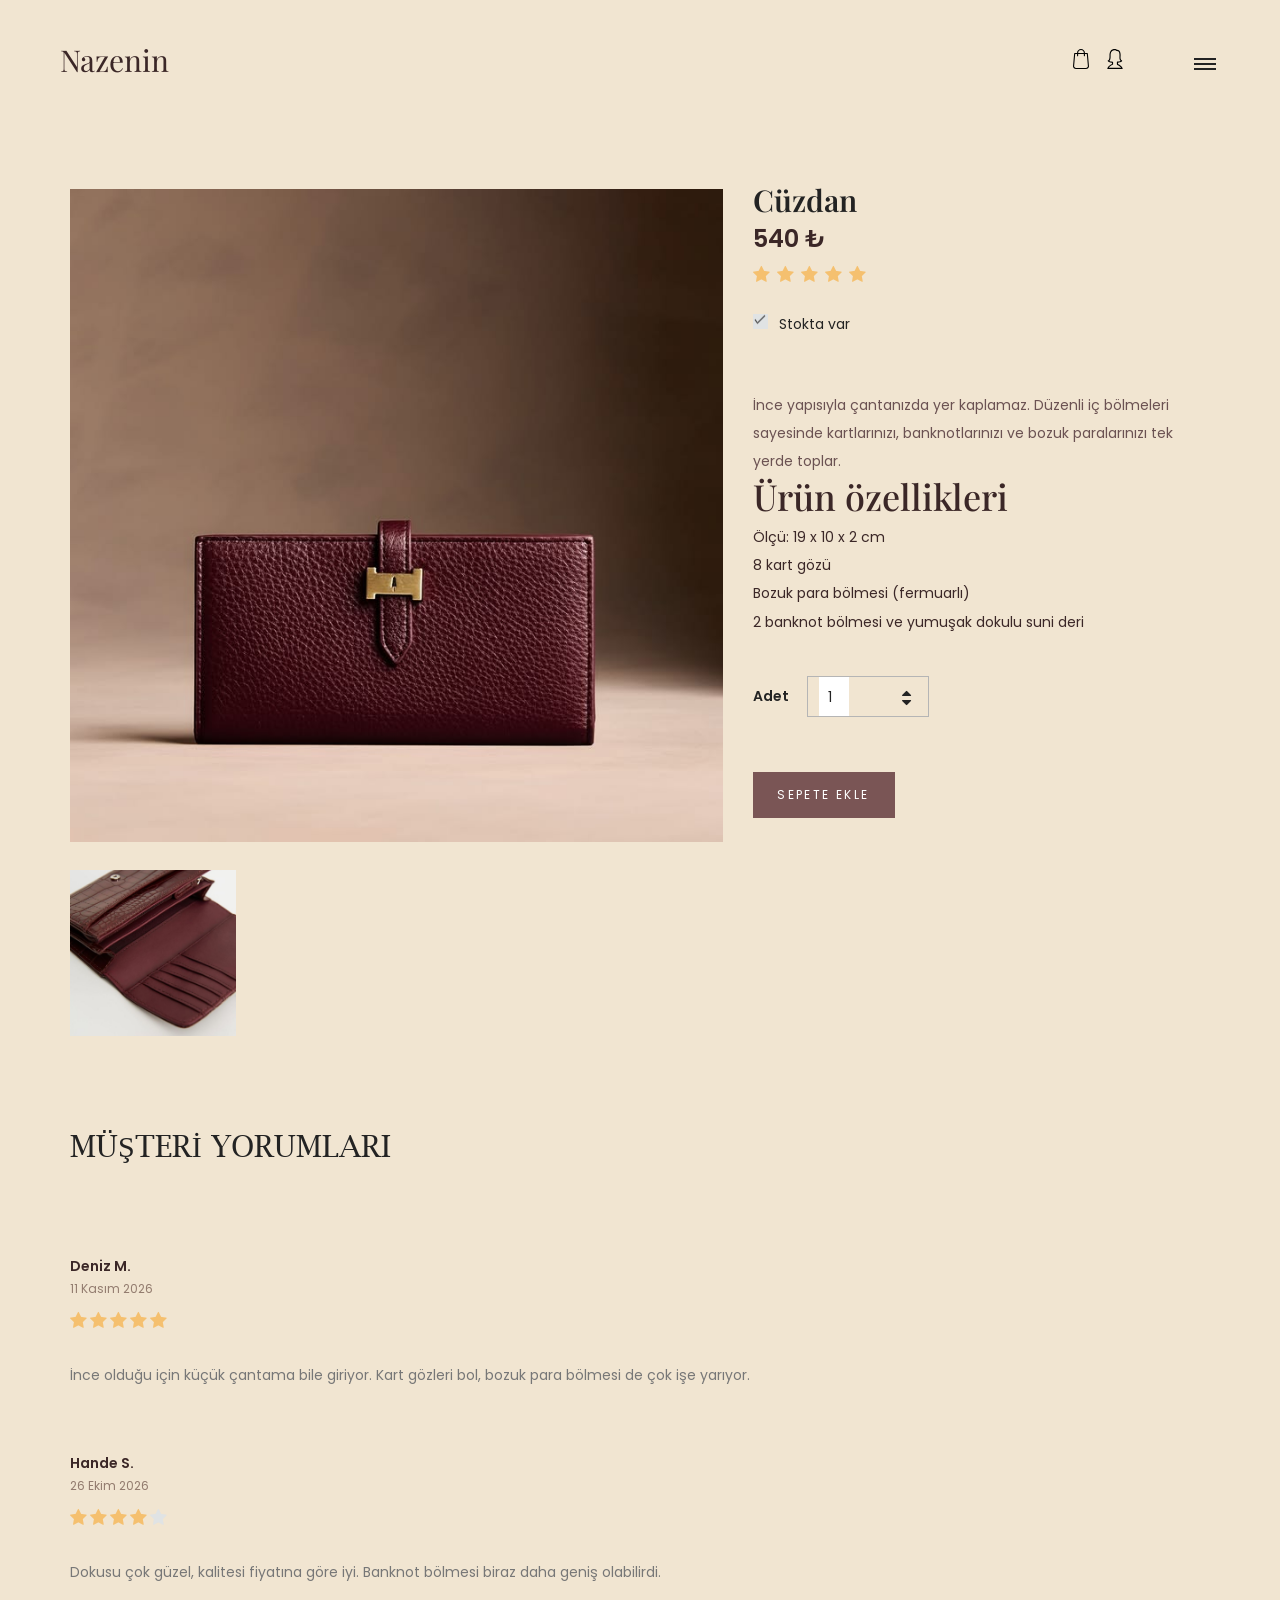
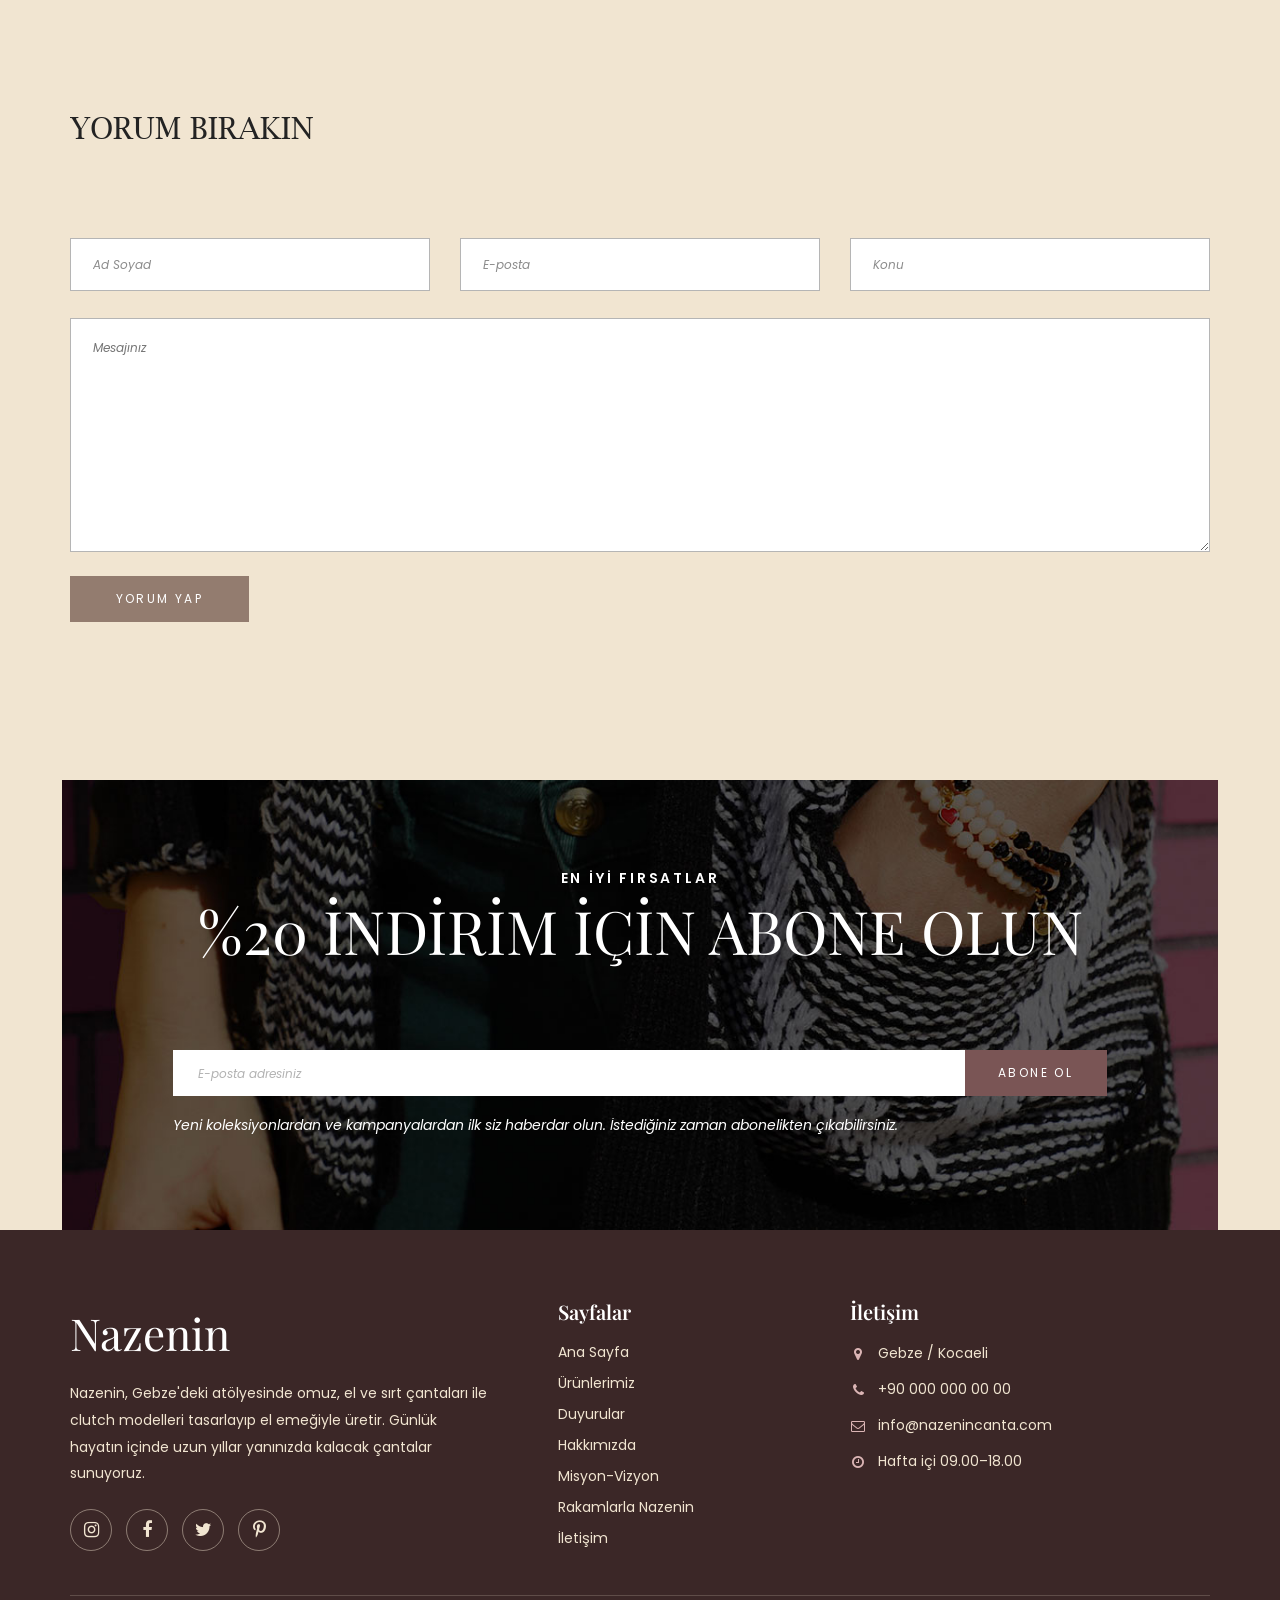
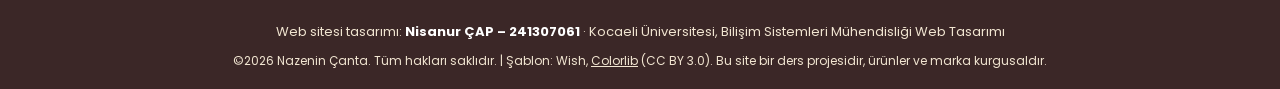
<file: urun_cuzdan.html>
<!DOCTYPE html>
<html lang="tr">
<head>
<title>Cüzdan · Nazenin Çanta</title>
<meta charset="utf-8">
<meta http-equiv="X-UA-Compatible" content="IE=edge">
<meta name="description" content="Cüzdan: hafif, günlük kullanıma uygun cüzdan.">
<meta name="viewport" content="width=device-width, initial-scale=1">

<!-- Google Fonts: Playfair Display + Poppins -->
<link rel="preconnect" href="https://fonts.googleapis.com">
<link rel="preconnect" href="https://fonts.gstatic.com" crossorigin>
<link href="https://fonts.googleapis.com/css2?family=Playfair+Display:wght@500;600&family=Poppins:wght@400;500;600&display=swap" rel="stylesheet">

<link rel="stylesheet" type="text/css" href="styles/bootstrap4/bootstrap.min.css">
<link href="plugins/font-awesome-4.7.0/css/font-awesome.min.css" rel="stylesheet" type="text/css">
<link rel="stylesheet" type="text/css" href="styles/product.css">
<link rel="stylesheet" type="text/css" href="styles/product_responsive.css">
<!-- EN SONDA: renk ve font ayarlarımız -->
<link rel="stylesheet" type="text/css" href="styles/nazenin.css">
</head>
<body>

<div class="super_container">

	<div id="site-header"></div>

	<!-- Ürün -->

	<div class="product">
		<div class="container">
			<div class="row product_row">

				<!-- Ürün görselleri (Wish'in örnek görselleri; kendi çanta fotoğraflarınla değiştir) -->
				<div class="col-lg-7">
					<div class="product_image">
						<div class="product_image_large"><img src="images/cuzdan1.jpg" alt="Cüzdan, ön görünüm"></div>
						<div class="product_image_thumbnails d-flex flex-row align-items-start justify-content-start">
							<div class="product_image_thumbnail" style="background-image:url(images/cuzdan2.jpg)" data-image="images/cuzdan2.jpg" role="img" aria-label="Cüzdan küçük görsel 1"></div>
						</div>
					</div>
				</div>

				<!-- Ürün bilgileri -->
				<div class="col-lg-5">
					<div class="product_content">
						<h1 class="product_name">Cüzdan</h1>
						<div class="product_price">540 ₺</div>
						<div class="rating rating_5" data-rating="5" role="img" aria-label="5 üzerinden 5 puan">
							<i class="fa fa-star" aria-hidden="true"></i>
							<i class="fa fa-star" aria-hidden="true"></i>
							<i class="fa fa-star" aria-hidden="true"></i>
							<i class="fa fa-star" aria-hidden="true"></i>
							<i class="fa fa-star" aria-hidden="true"></i>
						</div>
						<!-- Stok -->
						<div class="in_stock_container">
							<div class="in_stock in_stock_true"></div>
							<span>Stokta var</span>
						</div>
						<!-- Açıklama -->
						<div class="product_text">
							<p>İnce yapısıyla çantanızda yer kaplamaz. Düzenli iç bölmeleri sayesinde kartlarınızı,
								 banknotlarınızı ve bozuk paralarınızı tek yerde toplar.</p>
						</div>
						<!-- Özellikler -->
						<h2 class="product_features_title">Ürün özellikleri</h2>
						<ul class="product_features">
							<li>Ölçü: 19 x 10 x 2 cm</li>
							<li>8 kart gözü</li>
							<li>Bozuk para bölmesi (fermuarlı)</li>
							<li>2 banknot bölmesi ve yumuşak dokulu suni deri</li>
						</ul>
						<!-- Adet -->
						<div class="product_quantity_container">
							<span>Adet</span>
							<div class="product_quantity clearfix">
								<input id="quantity_input" type="text" pattern="[0-9]*" value="1" aria-label="Adet">
								<div class="quantity_buttons">
									<div id="quantity_inc_button" class="quantity_inc quantity_control" role="button" aria-label="Arttır"><i class="fa fa-caret-up" aria-hidden="true"></i></div>
									<div id="quantity_dec_button" class="quantity_dec quantity_control" role="button" aria-label="Azalt"><i class="fa fa-caret-down" aria-hidden="true"></i></div>
								</div>
							</div>
						</div>
						<!-- Renk (çantalarda beden yok, onun yerine renk) -->
						<div class="product_size_container">
							<div class="button cart_button"><a href="sepet.html">Sepete ekle</a></div>
						</div>
					</div>
				</div>
			</div>

			<!-- Yorumlar -->

			<div class="row">
				<div class="col">
					<div class="reviews">
						<h2 class="reviews_title">Müşteri yorumları</h2>
						<div class="reviews_container">
							<ul>
								<li class="review clearfix">
									<div class="review_content">
										<div class="review_name">Deniz M.</div>
										<div class="review_date">11 Kasım 2026</div>
										<div class="rating rating_5 review_rating" data-rating="5" role="img" aria-label="5 üzerinden 5 puan">
											<i class="fa fa-star" aria-hidden="true"></i><i class="fa fa-star" aria-hidden="true"></i><i class="fa fa-star" aria-hidden="true"></i><i class="fa fa-star" aria-hidden="true"></i><i class="fa fa-star" aria-hidden="true"></i>
										</div>
										<div class="review_text">
											<p>İnce olduğu için küçük çantama bile giriyor. Kart gözleri bol, bozuk para bölmesi de çok işe yarıyor.</p>
										</div>
									</div>
								</li>
								<li class="review clearfix">
									<div class="review_content">
										<div class="review_name">Hande S.</div>
										<div class="review_date">26 Ekim 2026</div>
										<div class="rating rating_4 review_rating" data-rating="4" role="img" aria-label="5 üzerinden 4 puan">
											<i class="fa fa-star" aria-hidden="true"></i><i class="fa fa-star" aria-hidden="true"></i><i class="fa fa-star" aria-hidden="true"></i><i class="fa fa-star" aria-hidden="true"></i><i class="fa fa-star" aria-hidden="true"></i>
										</div>
										<div class="review_text">
											<p>Dokusu çok güzel, kalitesi fiyatına göre iyi. Banknot bölmesi biraz daha geniş olabilirdi.</p>
										</div>
									</div>
								</li>
							</ul>
						</div>
					</div>
				</div>
			</div>

			<!-- Yorum bırak -->

			<div class="row">
				<div class="col">
					<div class="review_form_container">
						<h2 class="review_form_title">Yorum bırakın</h2>
						<div class="review_form_content">
							<form action="#" id="review_form" class="review_form">
								<div class="d-flex flex-md-row flex-column align-items-start justify-content-between">
									<input type="text" class="review_form_input" placeholder="Ad Soyad" aria-label="Ad Soyad" required="required">
									<input type="email" class="review_form_input" placeholder="E-posta" aria-label="E-posta" required="required">
									<input type="text" class="review_form_input" placeholder="Konu" aria-label="Konu">
								</div>
								<textarea class="review_form_text" name="review_form_text" placeholder="Mesajınız" aria-label="Mesajınız"></textarea>
								<button type="submit" class="review_form_button">Yorum yap</button>
							</form>
						</div>
					</div>
				</div>
			</div>
		</div>
	</div>

	<!-- Bülten -->

	<div class="newsletter">
		<div class="newsletter_content">
			<div class="newsletter_image" style="background-image:url(images/newsletter.jpg)"></div>
			<div class="container">
				<div class="row">
					<div class="col">
						<div class="section_title_container text-center">
							<div class="section_subtitle">en iyi fırsatlar</div>
							<div class="section_title">%20 indirim için abone olun</div>
						</div>
					</div>
				</div>
				<div class="row newsletter_container">
					<div class="col-lg-10 offset-lg-1">
						<div class="newsletter_form_container">
							<form action="#">
								<input type="email" class="newsletter_input" required="required" placeholder="E-posta adresiniz" aria-label="E-posta adresiniz">
								<button type="submit" class="newsletter_button">abone ol</button>
							</form>
						</div>
						<div class="newsletter_text">Yeni koleksiyonlardan ve kampanyalardan ilk siz haberdar olun. İstediğiniz zaman abonelikten çıkabilirsiniz.</div>
					</div>
				</div>
			</div>
		</div>
	</div>

	<div id="site-footer"></div>

</div>

<script src="js/jquery-3.2.1.min.js"></script>
<script src="styles/bootstrap4/popper.js"></script>
<script src="styles/bootstrap4/bootstrap.min.js"></script>
<script src="plugins/easing/easing.js"></script>
<script src="plugins/parallax-js-master/parallax.min.js"></script>
<!-- layout.js, product_custom.js'ten ÖNCE yüklenmeli -->
<script src="js/layout.js"></script>
<script src="js/product_custom.js"></script>
</body>
</html>
</file>
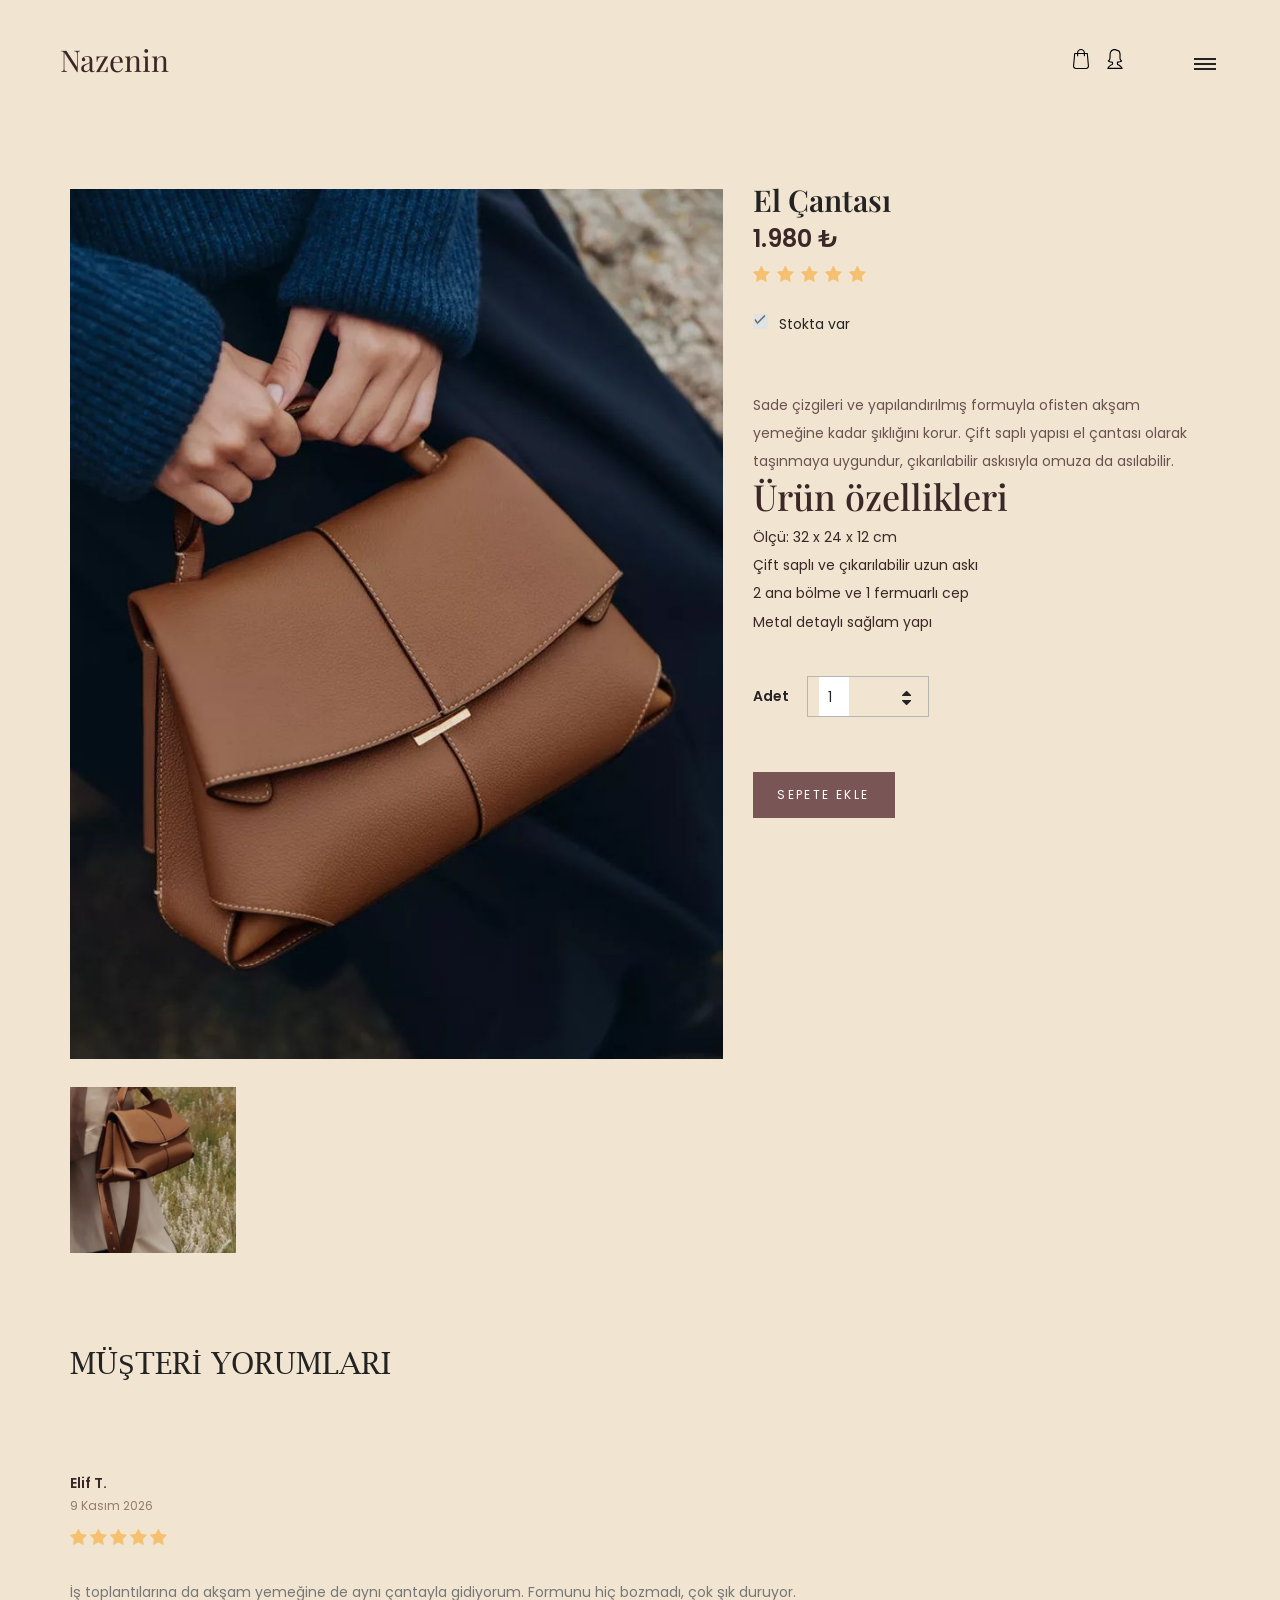
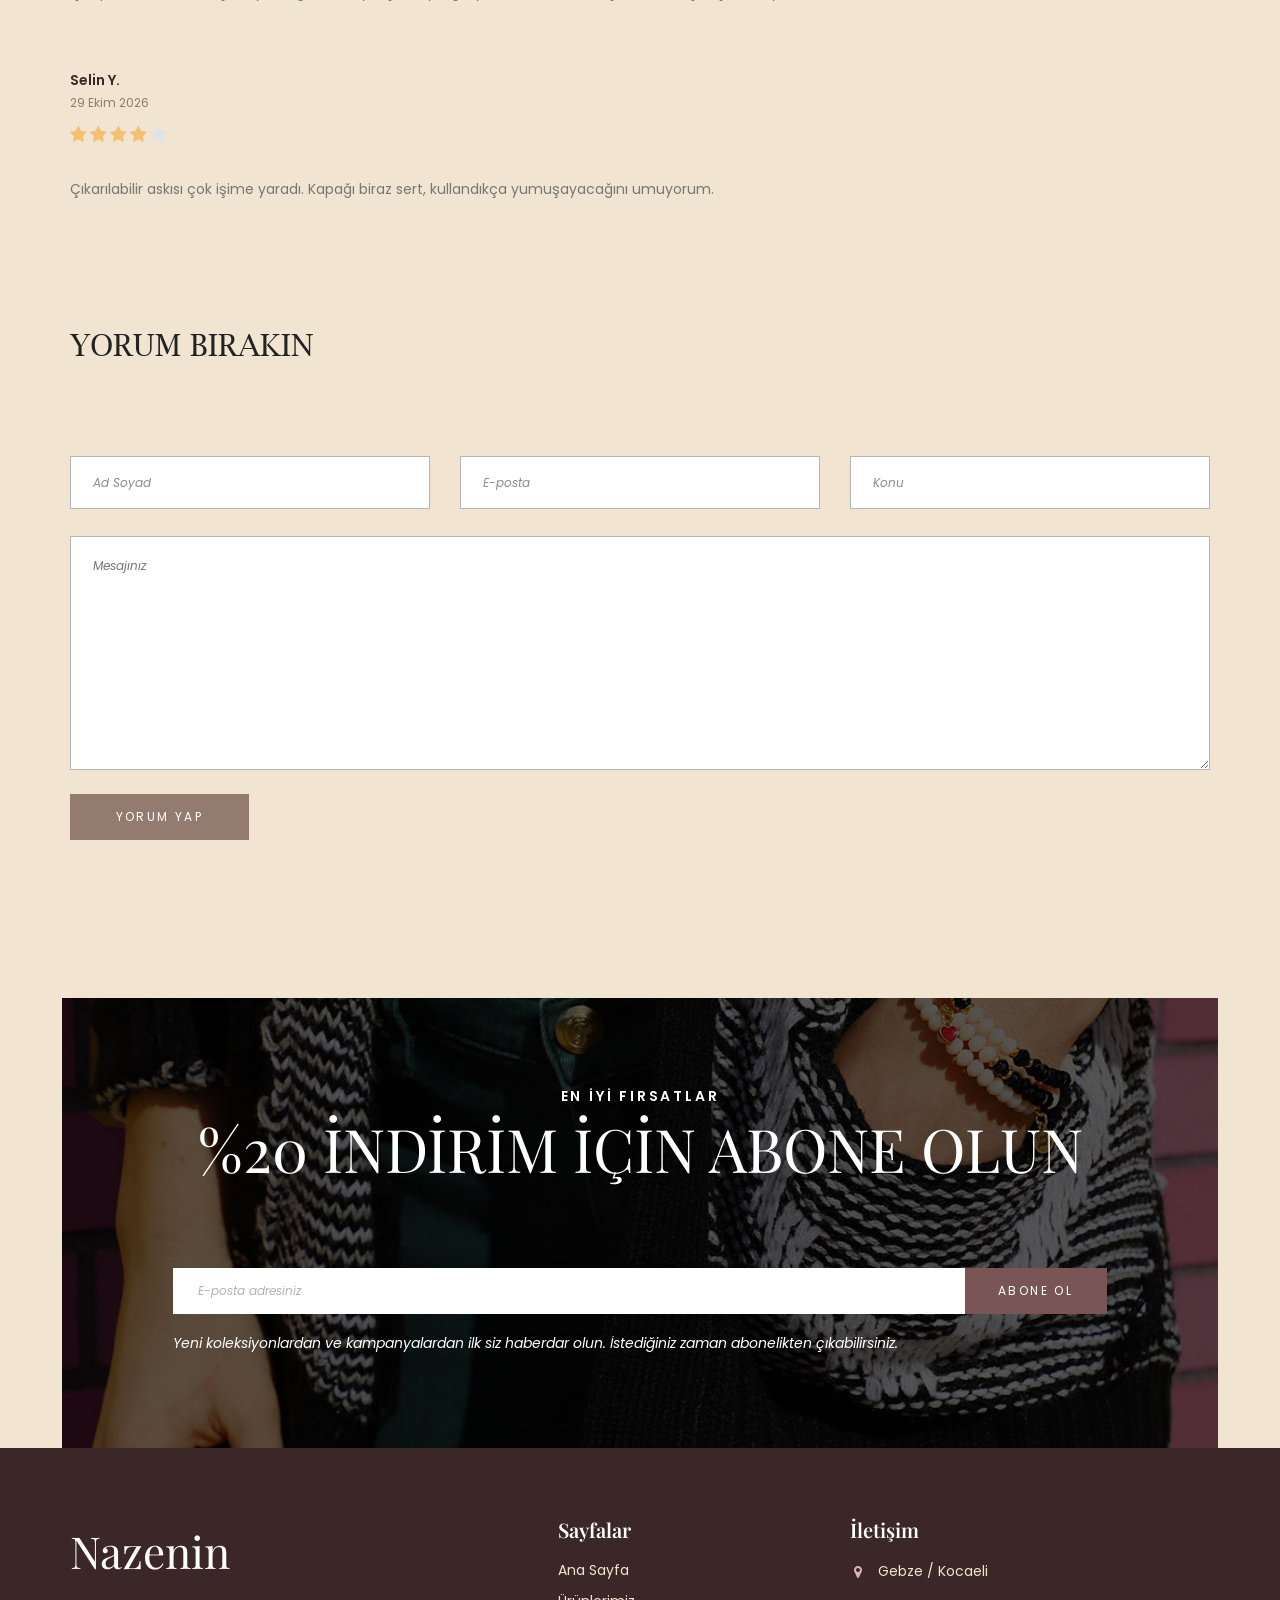
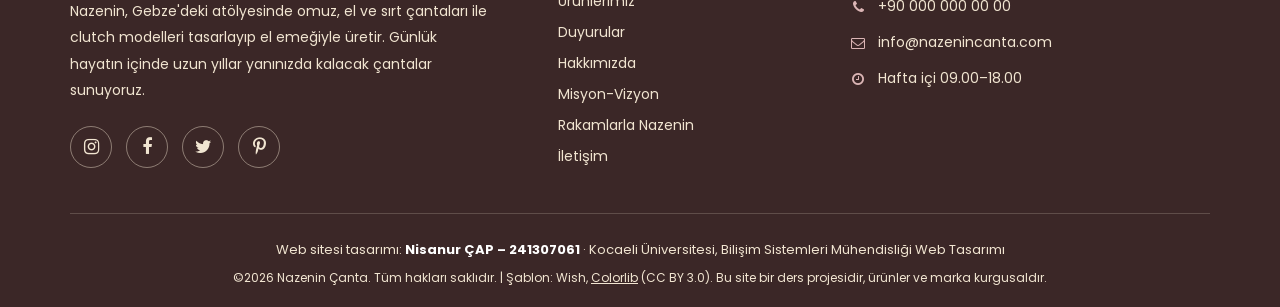
<file: urun_el.html>
<!DOCTYPE html>
<html lang="tr">
<head>
<title>El Çantası · Nazenin Çanta</title>
<meta charset="utf-8">
<meta http-equiv="X-UA-Compatible" content="IE=edge">
<meta name="description" content="El Çantası: hafif, günlük kullanıma uygun el çantası.">
<meta name="viewport" content="width=device-width, initial-scale=1">

<!-- Google Fonts: Playfair Display + Poppins -->
<link rel="preconnect" href="https://fonts.googleapis.com">
<link rel="preconnect" href="https://fonts.gstatic.com" crossorigin>
<link href="https://fonts.googleapis.com/css2?family=Playfair+Display:wght@500;600&family=Poppins:wght@400;500;600&display=swap" rel="stylesheet">

<link rel="stylesheet" type="text/css" href="styles/bootstrap4/bootstrap.min.css">
<link href="plugins/font-awesome-4.7.0/css/font-awesome.min.css" rel="stylesheet" type="text/css">
<link rel="stylesheet" type="text/css" href="styles/product.css">
<link rel="stylesheet" type="text/css" href="styles/product_responsive.css">
<!-- EN SONDA: renk ve font ayarlarımız -->
<link rel="stylesheet" type="text/css" href="styles/nazenin.css">
</head>
<body>

<div class="super_container">

	<div id="site-header"></div>

	<!-- Ürün -->

	<div class="product">
		<div class="container">
			<div class="row product_row">

				<!-- Ürün görselleri (Wish'in örnek görselleri; kendi çanta fotoğraflarınla değiştir) -->
				<div class="col-lg-7">
					<div class="product_image">
						<div class="product_image_large"><img src="images/el2.jpg" alt="El Çantası, ön görünüm"></div>
						<div class="product_image_thumbnails d-flex flex-row align-items-start justify-content-start">
							<div class="product_image_thumbnail" style="background-image:url(images/el1.jpg)" data-image="images/el1.jpg" role="img" aria-label="El Çantası küçük görsel 1"></div>
						</div>
					</div>
				</div>

				<!-- Ürün bilgileri -->
				<div class="col-lg-5">
					<div class="product_content">
						<h1 class="product_name">El Çantası</h1>
						<div class="product_price">1.980 ₺</div>
						<div class="rating rating_5" data-rating="5" role="img" aria-label="5 üzerinden 5 puan">
							<i class="fa fa-star" aria-hidden="true"></i>
							<i class="fa fa-star" aria-hidden="true"></i>
							<i class="fa fa-star" aria-hidden="true"></i>
							<i class="fa fa-star" aria-hidden="true"></i>
							<i class="fa fa-star" aria-hidden="true"></i>
						</div>
						<!-- Stok -->
						<div class="in_stock_container">
							<div class="in_stock in_stock_true"></div>
							<span>Stokta var</span>
						</div>
						<!-- Açıklama -->
						<div class="product_text">
							<p>Sade çizgileri ve yapılandırılmış formuyla ofisten akşam yemeğine kadar şıklığını korur. 
								Çift saplı yapısı el çantası olarak taşınmaya uygundur, çıkarılabilir askısıyla omuza da 
								asılabilir.</p>
						</div>
						<!-- Özellikler -->
						<h2 class="product_features_title">Ürün özellikleri</h2>
						<ul class="product_features">
							<li>Ölçü: 32 x 24 x 12 cm</li>
							<li>Çift saplı ve çıkarılabilir uzun askı</li>
							<li>2 ana bölme ve 1 fermuarlı cep</li>
							<li>Metal detaylı sağlam yapı</li>
						</ul>
						<!-- Adet -->
						<div class="product_quantity_container">
							<span>Adet</span>
							<div class="product_quantity clearfix">
								<input id="quantity_input" type="text" pattern="[0-9]*" value="1" aria-label="Adet">
								<div class="quantity_buttons">
									<div id="quantity_inc_button" class="quantity_inc quantity_control" role="button" aria-label="Arttır"><i class="fa fa-caret-up" aria-hidden="true"></i></div>
									<div id="quantity_dec_button" class="quantity_dec quantity_control" role="button" aria-label="Azalt"><i class="fa fa-caret-down" aria-hidden="true"></i></div>
								</div>
							</div>
						</div>
						<!-- Renk (çantalarda beden yok, onun yerine renk) -->
						<div class="product_size_container">
							<div class="button cart_button"><a href="sepet.html">Sepete ekle</a></div>
						</div>
					</div>
				</div>
			</div>

			<!-- Yorumlar -->

			<div class="row">
				<div class="col">
					<div class="reviews">
						<h2 class="reviews_title">Müşteri yorumları</h2>
						<div class="reviews_container">
							<ul>
								<li class="review clearfix">
									<div class="review_content">
										<div class="review_name">Elif T.</div>
										<div class="review_date">9 Kasım 2026</div>
										<div class="rating rating_5 review_rating" data-rating="5" role="img" aria-label="5 üzerinden 5 puan">
											<i class="fa fa-star" aria-hidden="true"></i><i class="fa fa-star" aria-hidden="true"></i><i class="fa fa-star" aria-hidden="true"></i><i class="fa fa-star" aria-hidden="true"></i><i class="fa fa-star" aria-hidden="true"></i>
										</div>
										<div class="review_text">
											<p>İş toplantılarına da akşam yemeğine de aynı çantayla gidiyorum. Formunu hiç bozmadı, çok şık duruyor.</p>
										</div>
									</div>
								</li>
								<li class="review clearfix">
									<div class="review_content">
										<div class="review_name">Selin Y.</div>
										<div class="review_date">29 Ekim 2026</div>
										<div class="rating rating_4 review_rating" data-rating="4" role="img" aria-label="5 üzerinden 4 puan">
											<i class="fa fa-star" aria-hidden="true"></i><i class="fa fa-star" aria-hidden="true"></i><i class="fa fa-star" aria-hidden="true"></i><i class="fa fa-star" aria-hidden="true"></i><i class="fa fa-star" aria-hidden="true"></i>
										</div>
										<div class="review_text">
											<p>Çıkarılabilir askısı çok işime yaradı. Kapağı biraz sert, kullandıkça yumuşayacağını umuyorum.</p>
										</div>
									</div>
								</li>
							</ul>
						</div>
					</div>
				</div>
			</div>

			<!-- Yorum bırak -->

			<div class="row">
				<div class="col">
					<div class="review_form_container">
						<h2 class="review_form_title">Yorum bırakın</h2>
						<div class="review_form_content">
							<form action="#" id="review_form" class="review_form">
								<div class="d-flex flex-md-row flex-column align-items-start justify-content-between">
									<input type="text" class="review_form_input" placeholder="Ad Soyad" aria-label="Ad Soyad" required="required">
									<input type="email" class="review_form_input" placeholder="E-posta" aria-label="E-posta" required="required">
									<input type="text" class="review_form_input" placeholder="Konu" aria-label="Konu">
								</div>
								<textarea class="review_form_text" name="review_form_text" placeholder="Mesajınız" aria-label="Mesajınız"></textarea>
								<button type="submit" class="review_form_button">Yorum yap</button>
							</form>
						</div>
					</div>
				</div>
			</div>
		</div>
	</div>

	<!-- Bülten -->

	<div class="newsletter">
		<div class="newsletter_content">
			<div class="newsletter_image" style="background-image:url(images/newsletter.jpg)"></div>
			<div class="container">
				<div class="row">
					<div class="col">
						<div class="section_title_container text-center">
							<div class="section_subtitle">en iyi fırsatlar</div>
							<div class="section_title">%20 indirim için abone olun</div>
						</div>
					</div>
				</div>
				<div class="row newsletter_container">
					<div class="col-lg-10 offset-lg-1">
						<div class="newsletter_form_container">
							<form action="#">
								<input type="email" class="newsletter_input" required="required" placeholder="E-posta adresiniz" aria-label="E-posta adresiniz">
								<button type="submit" class="newsletter_button">abone ol</button>
							</form>
						</div>
						<div class="newsletter_text">Yeni koleksiyonlardan ve kampanyalardan ilk siz haberdar olun. İstediğiniz zaman abonelikten çıkabilirsiniz.</div>
					</div>
				</div>
			</div>
		</div>
	</div>

	<div id="site-footer"></div>

</div>

<script src="js/jquery-3.2.1.min.js"></script>
<script src="styles/bootstrap4/popper.js"></script>
<script src="styles/bootstrap4/bootstrap.min.js"></script>
<script src="plugins/easing/easing.js"></script>
<script src="plugins/parallax-js-master/parallax.min.js"></script>
<!-- layout.js, product_custom.js'ten ÖNCE yüklenmeli -->
<script src="js/layout.js"></script>
<script src="js/product_custom.js"></script>
</body>
</html>
</file>
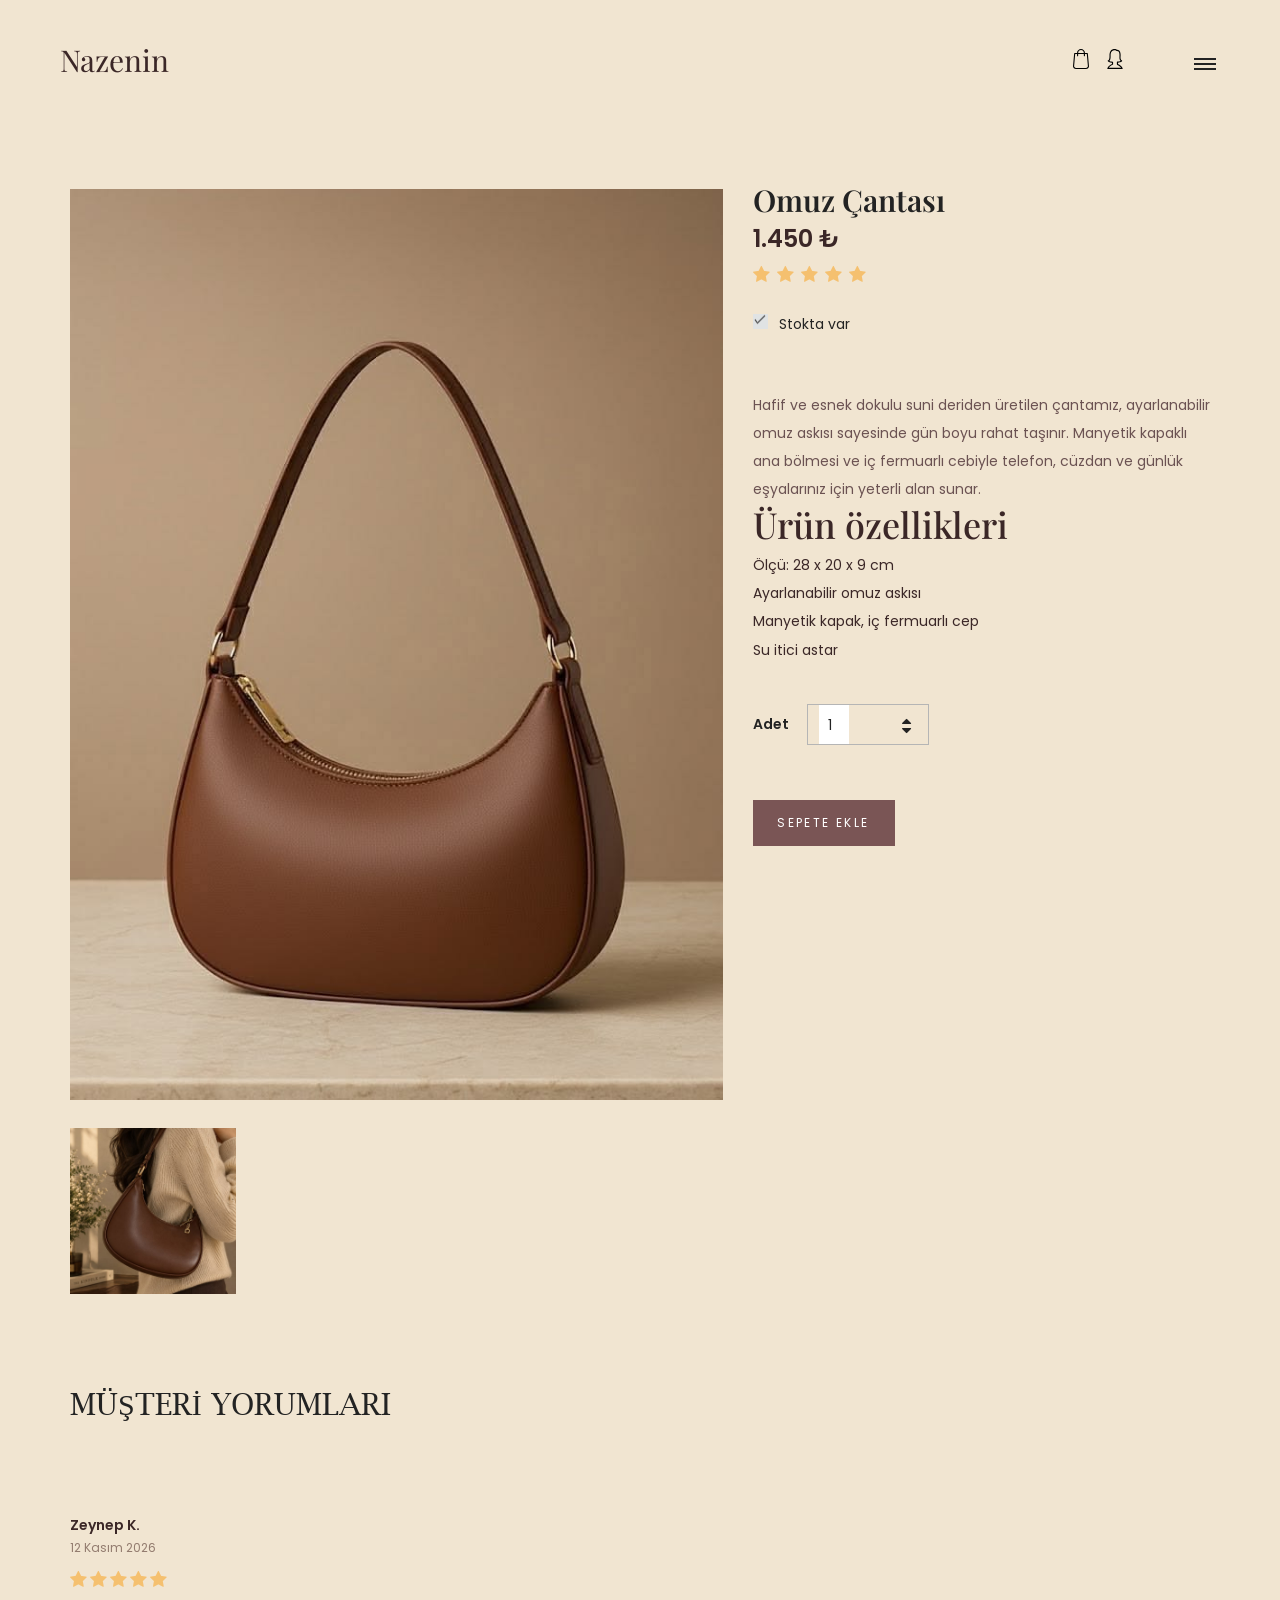
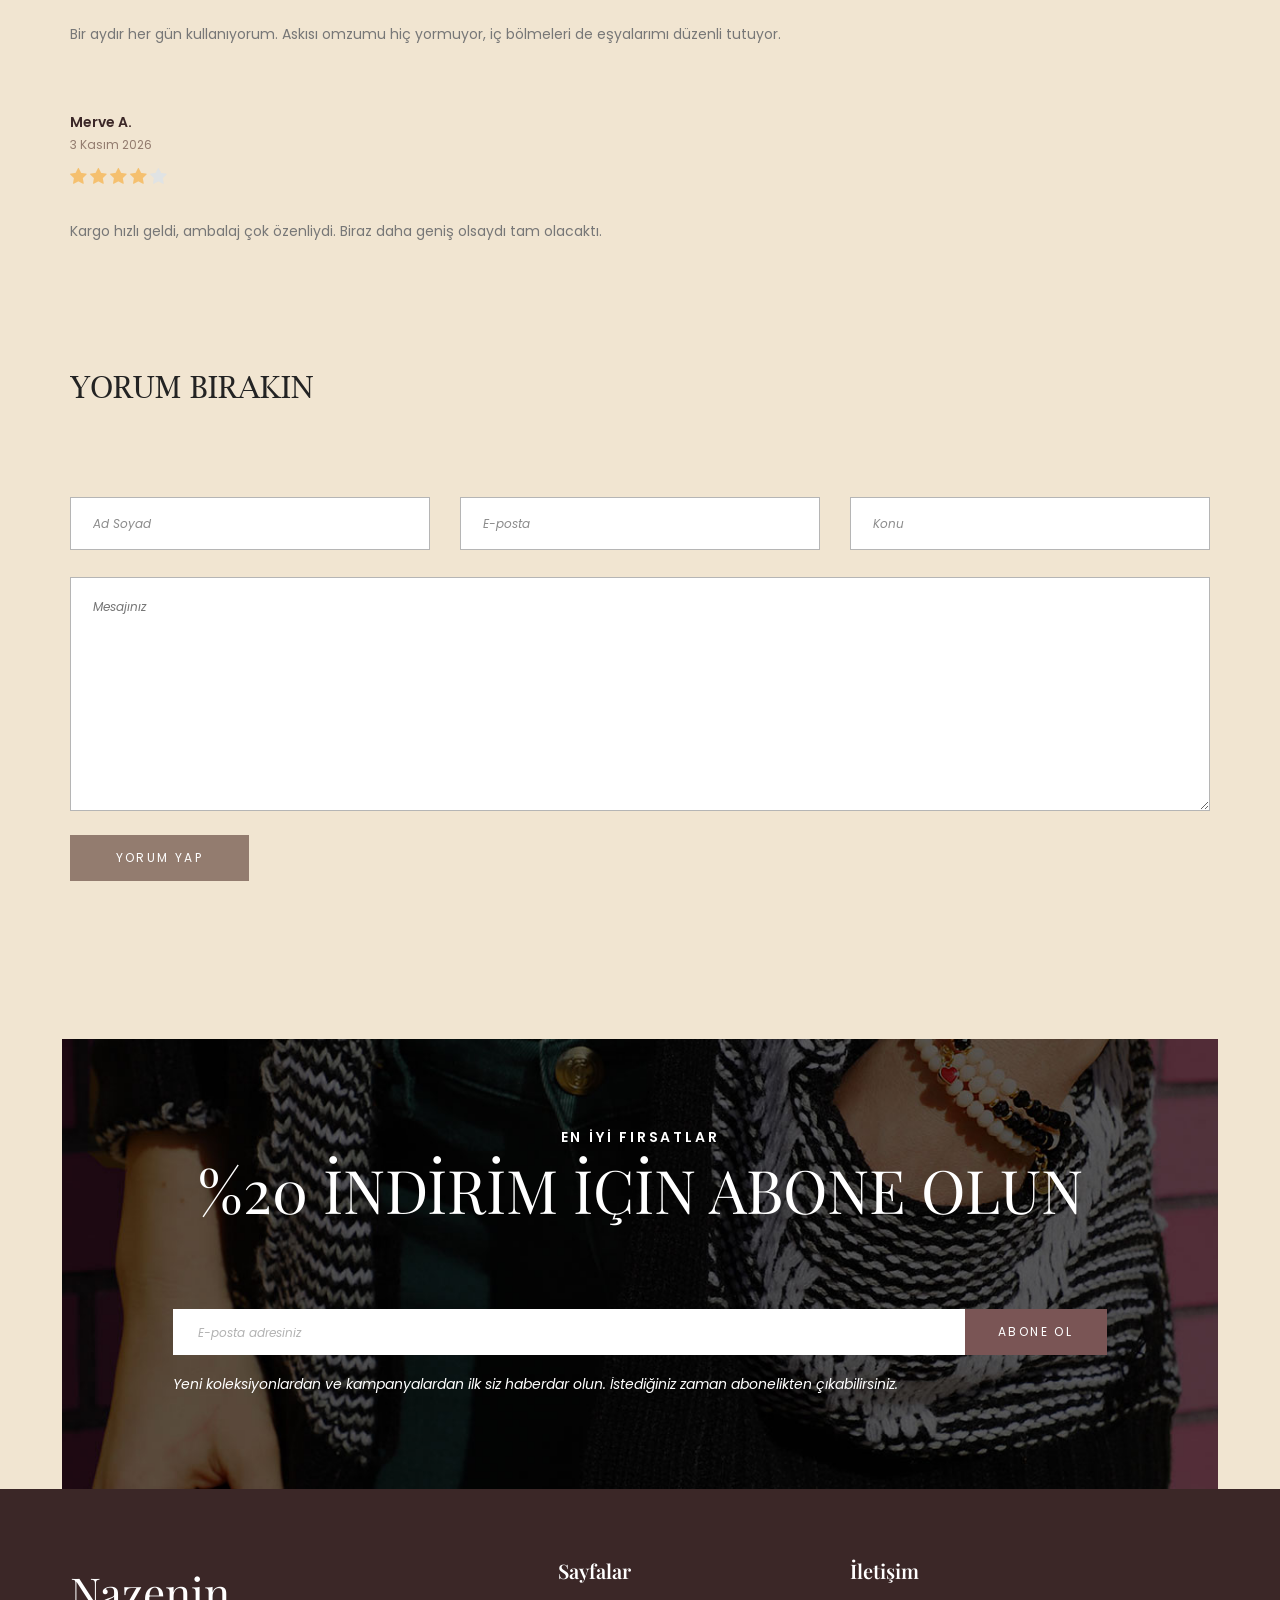
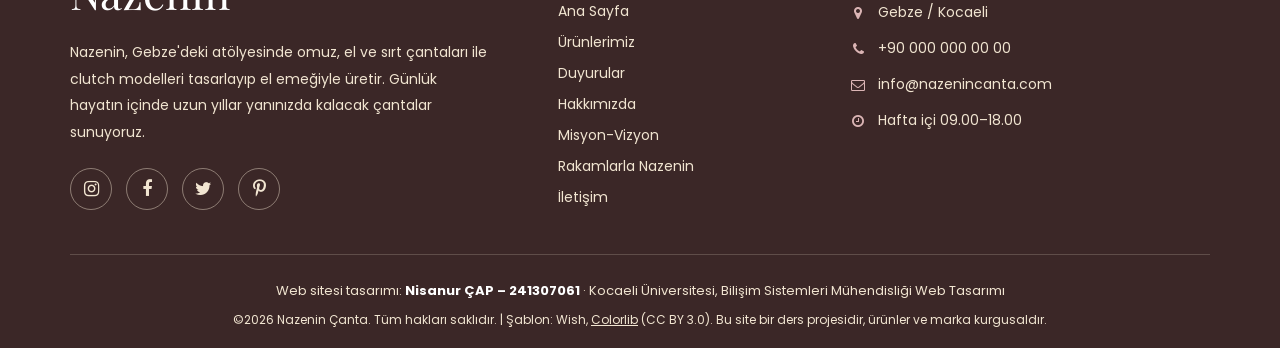
<file: urun_omuz.html>
<!DOCTYPE html>
<html lang="tr">
<head>
<title>Omuz Çantası · Nazenin Çanta</title>
<meta charset="utf-8">
<meta http-equiv="X-UA-Compatible" content="IE=edge">
<meta name="description" content="Omuz Çantası: hafif, ayarlanabilir askılı, günlük kullanıma uygun omuz çantası.">
<meta name="viewport" content="width=device-width, initial-scale=1">

<!-- Google Fonts: Playfair Display + Poppins -->
<link rel="preconnect" href="https://fonts.googleapis.com">
<link rel="preconnect" href="https://fonts.gstatic.com" crossorigin>
<link href="https://fonts.googleapis.com/css2?family=Playfair+Display:wght@500;600&family=Poppins:wght@400;500;600&display=swap" rel="stylesheet">

<link rel="stylesheet" type="text/css" href="styles/bootstrap4/bootstrap.min.css">
<link href="plugins/font-awesome-4.7.0/css/font-awesome.min.css" rel="stylesheet" type="text/css">
<link rel="stylesheet" type="text/css" href="styles/product.css">
<link rel="stylesheet" type="text/css" href="styles/product_responsive.css">
<!-- EN SONDA: renk ve font ayarlarımız -->
<link rel="stylesheet" type="text/css" href="styles/nazenin.css">
</head>
<body>

<div class="super_container">

	<div id="site-header"></div>

	<!-- Ürün -->

	<div class="product">
		<div class="container">
			<div class="row product_row">

				<!-- Ürün görselleri (Wish'in örnek görselleri; kendi çanta fotoğraflarınla değiştir) -->
				<div class="col-lg-7">
					<div class="product_image">
						<div class="product_image_large"><img src="images/omuz2.jpg" alt="Omuz Çantası, ön görünüm"></div>
						<div class="product_image_thumbnails d-flex flex-row align-items-start justify-content-start">
							<div class="product_image_thumbnail" style="background-image:url(images/omuz1.jpg)" data-image="images/omuz1.jpg" role="img" aria-label="Omuz Çantası küçük görsel 1"></div>
						</div>
					</div>
				</div>

				<!-- Ürün bilgileri -->
				<div class="col-lg-5">
					<div class="product_content">
						<h1 class="product_name">Omuz Çantası</h1>
						<div class="product_price">1.450 ₺</div>
						<div class="rating rating_5" data-rating="5" role="img" aria-label="5 üzerinden 5 puan">
							<i class="fa fa-star" aria-hidden="true"></i>
							<i class="fa fa-star" aria-hidden="true"></i>
							<i class="fa fa-star" aria-hidden="true"></i>
							<i class="fa fa-star" aria-hidden="true"></i>
							<i class="fa fa-star" aria-hidden="true"></i>
						</div>
						<!-- Stok -->
						<div class="in_stock_container">
							<div class="in_stock in_stock_true"></div>
							<span>Stokta var</span>
						</div>
						<!-- Açıklama -->
						<div class="product_text">
							<p>Hafif ve esnek dokulu suni deriden üretilen çantamız, ayarlanabilir omuz askısı sayesinde 
								gün boyu rahat taşınır. Manyetik kapaklı ana bölmesi ve iç fermuarlı cebiyle telefon, 
								cüzdan ve günlük eşyalarınız için yeterli alan sunar.</p>
						</div>
						<!-- Özellikler -->
						<h2 class="product_features_title">Ürün özellikleri</h2>
						<ul class="product_features">
							<li>Ölçü: 28 x 20 x 9 cm</li>
							<li>Ayarlanabilir omuz askısı</li>
							<li>Manyetik kapak, iç fermuarlı cep</li>
							<li>Su itici astar</li>
						</ul>
						<!-- Adet -->
						<div class="product_quantity_container">
							<span>Adet</span>
							<div class="product_quantity clearfix">
								<input id="quantity_input" type="text" pattern="[0-9]*" value="1" aria-label="Adet">
								<div class="quantity_buttons">
									<div id="quantity_inc_button" class="quantity_inc quantity_control" role="button" aria-label="Arttır"><i class="fa fa-caret-up" aria-hidden="true"></i></div>
									<div id="quantity_dec_button" class="quantity_dec quantity_control" role="button" aria-label="Azalt"><i class="fa fa-caret-down" aria-hidden="true"></i></div>
								</div>
							</div>
						</div>
						<!-- Renk (çantalarda beden yok, onun yerine renk) -->
						<div class="product_size_container">
							<div class="button cart_button"><a href="sepet.html">Sepete ekle</a></div>
						</div>
					</div>
				</div>
			</div>

			<!-- Yorumlar -->

			<div class="row">
				<div class="col">
					<div class="reviews">
						<h2 class="reviews_title">Müşteri yorumları</h2>
						<div class="reviews_container">
							<ul>
								<li class="review clearfix">
									<div class="review_content">
										<div class="review_name">Zeynep K.</div>
										<div class="review_date">12 Kasım 2026</div>
										<div class="rating rating_5 review_rating" data-rating="5" role="img" aria-label="5 üzerinden 5 puan">
											<i class="fa fa-star" aria-hidden="true"></i><i class="fa fa-star" aria-hidden="true"></i><i class="fa fa-star" aria-hidden="true"></i><i class="fa fa-star" aria-hidden="true"></i><i class="fa fa-star" aria-hidden="true"></i>
										</div>
										<div class="review_text">
											<p>Bir aydır her gün kullanıyorum. Askısı omzumu hiç yormuyor, iç bölmeleri de eşyalarımı düzenli tutuyor.</p>
										</div>
									</div>
								</li>
								<li class="review clearfix">
									<div class="review_content">
										<div class="review_name">Merve A.</div>
										<div class="review_date">3 Kasım 2026</div>
										<div class="rating rating_4 review_rating" data-rating="4" role="img" aria-label="5 üzerinden 4 puan">
											<i class="fa fa-star" aria-hidden="true"></i><i class="fa fa-star" aria-hidden="true"></i><i class="fa fa-star" aria-hidden="true"></i><i class="fa fa-star" aria-hidden="true"></i><i class="fa fa-star" aria-hidden="true"></i>
										</div>
										<div class="review_text">
											<p>Kargo hızlı geldi, ambalaj çok özenliydi. Biraz daha geniş olsaydı tam olacaktı.</p>
										</div>
									</div>
								</li>
							</ul>
						</div>
					</div>
				</div>
			</div>

			<!-- Yorum bırak -->

			<div class="row">
				<div class="col">
					<div class="review_form_container">
						<h2 class="review_form_title">Yorum bırakın</h2>
						<div class="review_form_content">
							<form action="#" id="review_form" class="review_form">
								<div class="d-flex flex-md-row flex-column align-items-start justify-content-between">
									<input type="text" class="review_form_input" placeholder="Ad Soyad" aria-label="Ad Soyad" required="required">
									<input type="email" class="review_form_input" placeholder="E-posta" aria-label="E-posta" required="required">
									<input type="text" class="review_form_input" placeholder="Konu" aria-label="Konu">
								</div>
								<textarea class="review_form_text" name="review_form_text" placeholder="Mesajınız" aria-label="Mesajınız"></textarea>
								<button type="submit" class="review_form_button">Yorum yap</button>
							</form>
						</div>
					</div>
				</div>
			</div>
		</div>
	</div>

	<!-- Bülten -->

	<div class="newsletter">
		<div class="newsletter_content">
			<div class="newsletter_image" style="background-image:url(images/newsletter.jpg)"></div>
			<div class="container">
				<div class="row">
					<div class="col">
						<div class="section_title_container text-center">
							<div class="section_subtitle">en iyi fırsatlar</div>
							<div class="section_title">%20 indirim için abone olun</div>
						</div>
					</div>
				</div>
				<div class="row newsletter_container">
					<div class="col-lg-10 offset-lg-1">
						<div class="newsletter_form_container">
							<form action="#">
								<input type="email" class="newsletter_input" required="required" placeholder="E-posta adresiniz" aria-label="E-posta adresiniz">
								<button type="submit" class="newsletter_button">abone ol</button>
							</form>
						</div>
						<div class="newsletter_text">Yeni koleksiyonlardan ve kampanyalardan ilk siz haberdar olun. İstediğiniz zaman abonelikten çıkabilirsiniz.</div>
					</div>
				</div>
			</div>
		</div>
	</div>

	<div id="site-footer"></div>

</div>

<script src="js/jquery-3.2.1.min.js"></script>
<script src="styles/bootstrap4/popper.js"></script>
<script src="styles/bootstrap4/bootstrap.min.js"></script>
<script src="plugins/easing/easing.js"></script>
<script src="plugins/parallax-js-master/parallax.min.js"></script>
<!-- layout.js, product_custom.js'ten ÖNCE yüklenmeli -->
<script src="js/layout.js"></script>
<script src="js/product_custom.js"></script>
</body>
</html>
</file>
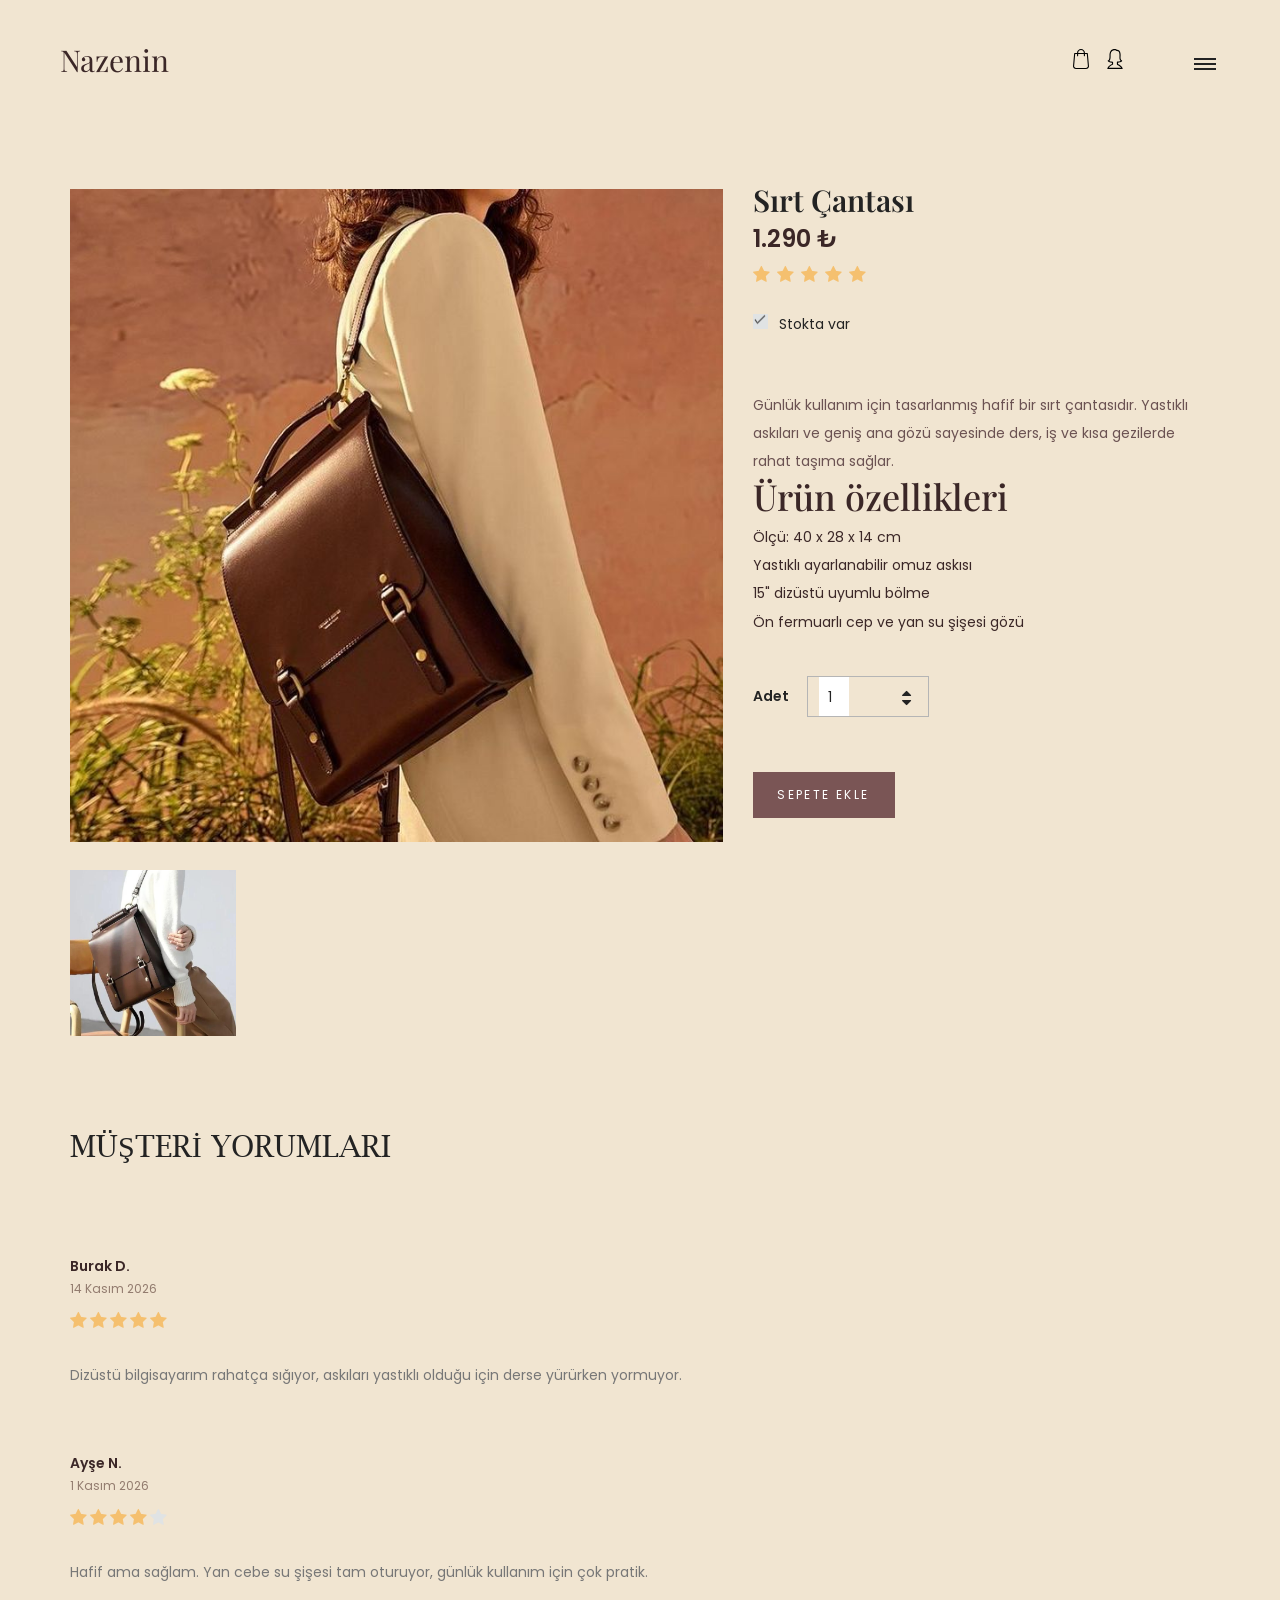
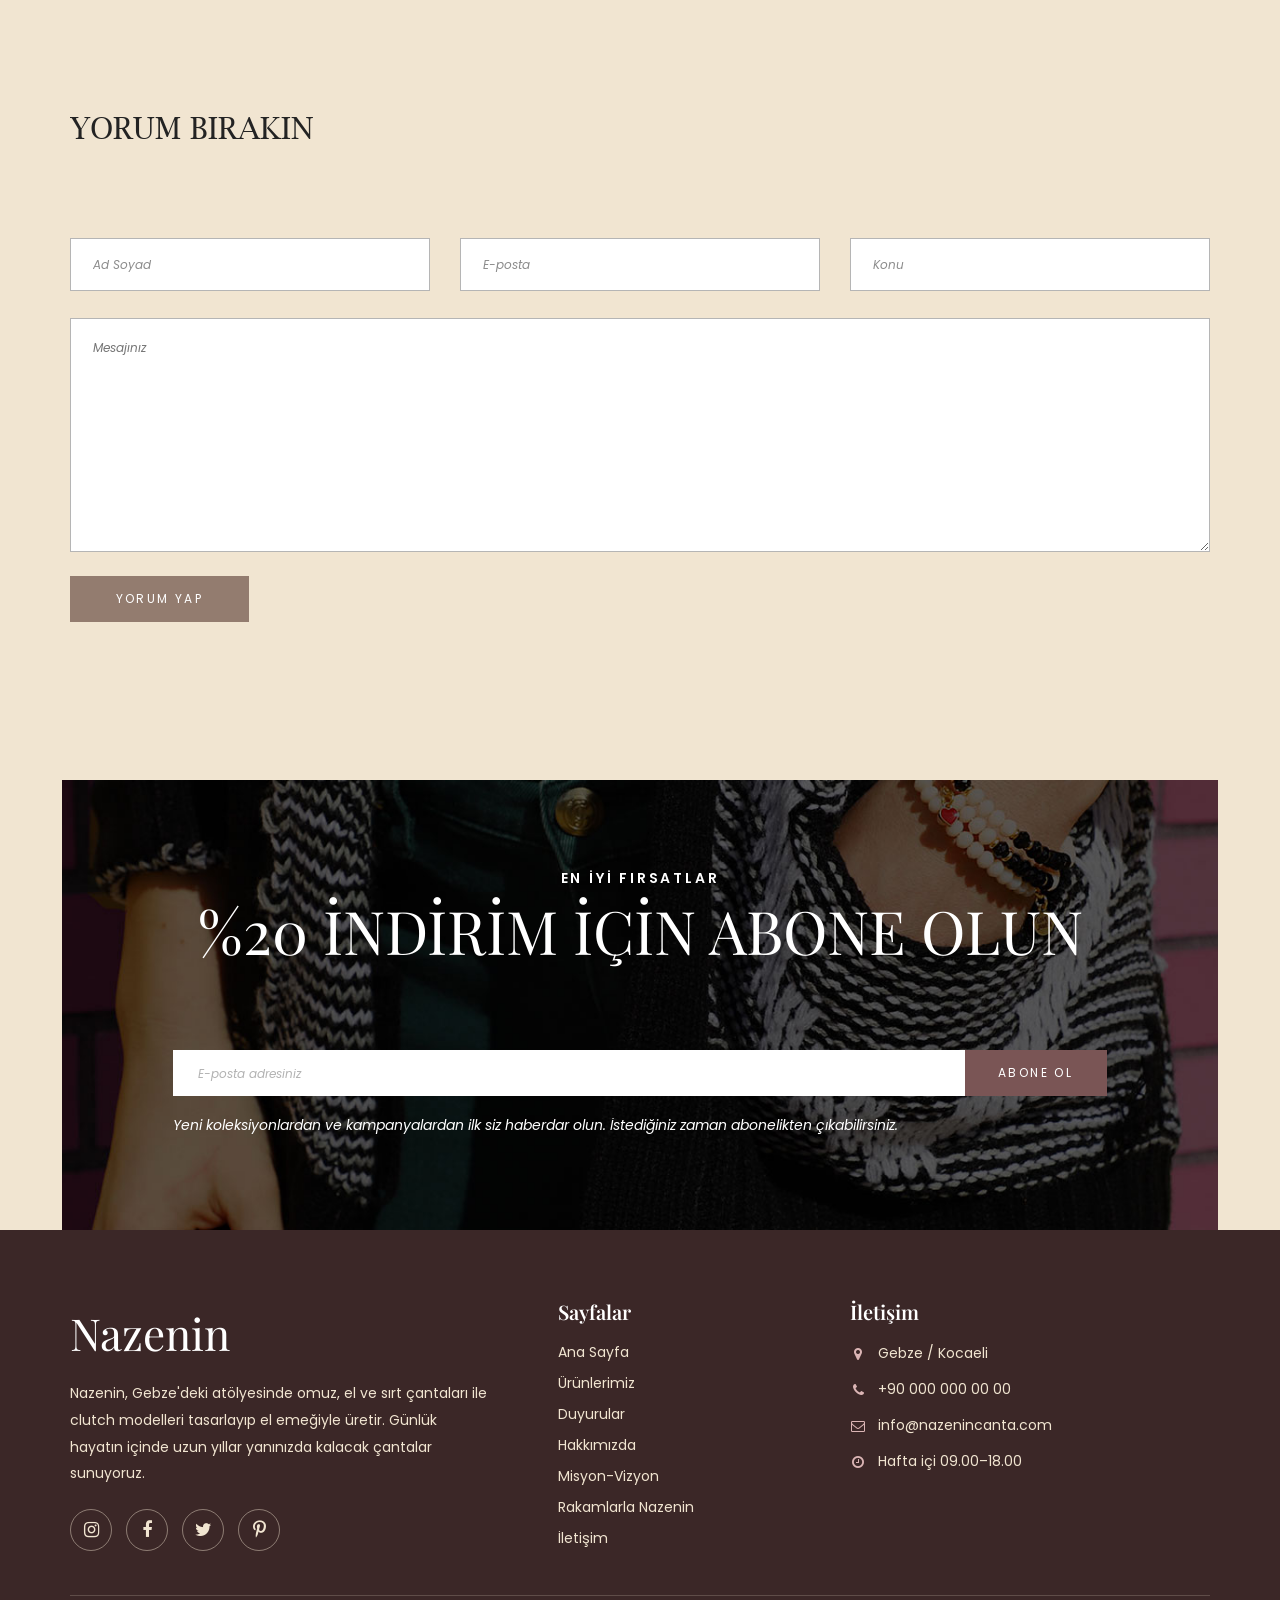
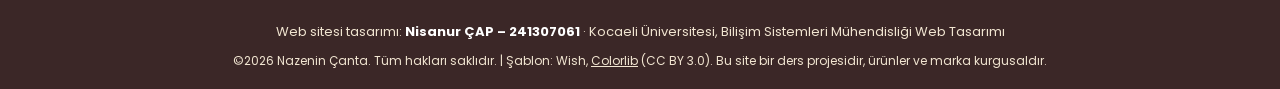
<file: urun_sirt.html>
<!DOCTYPE html>
<html lang="tr">
<head>
<title>Sırt Çantası · Nazenin Çanta</title>
<meta charset="utf-8">
<meta http-equiv="X-UA-Compatible" content="IE=edge">
<meta name="description" content="Sırt Çantası: hafif, ayarlanabilir askılı, günlük kullanıma uygun sırt çantası.">
<meta name="viewport" content="width=device-width, initial-scale=1">

<!-- Google Fonts: Playfair Display + Poppins -->
<link rel="preconnect" href="https://fonts.googleapis.com">
<link rel="preconnect" href="https://fonts.gstatic.com" crossorigin>
<link href="https://fonts.googleapis.com/css2?family=Playfair+Display:wght@500;600&family=Poppins:wght@400;500;600&display=swap" rel="stylesheet">

<link rel="stylesheet" type="text/css" href="styles/bootstrap4/bootstrap.min.css">
<link href="plugins/font-awesome-4.7.0/css/font-awesome.min.css" rel="stylesheet" type="text/css">
<link rel="stylesheet" type="text/css" href="styles/product.css">
<link rel="stylesheet" type="text/css" href="styles/product_responsive.css">
<!-- EN SONDA: renk ve font ayarlarımız -->
<link rel="stylesheet" type="text/css" href="styles/nazenin.css">
</head>
<body>

<div class="super_container">

	<div id="site-header"></div>

	<!-- Ürün -->

	<div class="product">
		<div class="container">
			<div class="row product_row">

				<!-- Ürün görselleri (Wish'in örnek görselleri; kendi çanta fotoğraflarınla değiştir) -->
				<div class="col-lg-7">
					<div class="product_image">
						<div class="product_image_large"><img src="images/sirt2.jpg" alt="Sırt Çantası, ön görünüm"></div>
						<div class="product_image_thumbnails d-flex flex-row align-items-start justify-content-start">
							<div class="product_image_thumbnail" style="background-image:url(images/sirt1.jpg)" data-image="images/sirt1.jpg" role="img" aria-label="Sırt Çantası küçük görsel 1"></div>
						</div>
					</div>
				</div>

				<!-- Ürün bilgileri -->
				<div class="col-lg-5">
					<div class="product_content">
						<h1 class="product_name">Sırt Çantası</h1>
						<div class="product_price">1.290 ₺</div>
						<div class="rating rating_5" data-rating="5" role="img" aria-label="5 üzerinden 5 puan">
							<i class="fa fa-star" aria-hidden="true"></i>
							<i class="fa fa-star" aria-hidden="true"></i>
							<i class="fa fa-star" aria-hidden="true"></i>
							<i class="fa fa-star" aria-hidden="true"></i>
							<i class="fa fa-star" aria-hidden="true"></i>
						</div>
						<!-- Stok -->
						<div class="in_stock_container">
							<div class="in_stock in_stock_true"></div>
							<span>Stokta var</span>
						</div>
						<!-- Açıklama -->
						<div class="product_text">
							<p> Günlük kullanım için tasarlanmış hafif bir sırt çantasıdır. 
								Yastıklı askıları ve geniş ana gözü sayesinde ders, iş ve kısa gezilerde rahat taşıma sağlar.</p>
						</div>
						<!-- Özellikler -->
						<h2 class="product_features_title">Ürün özellikleri</h2>
						<ul class="product_features">
							<li>Ölçü: 40 x 28 x 14 cm</li>
							<li>Yastıklı ayarlanabilir omuz askısı</li>
							<li>15" dizüstü uyumlu bölme</li>
							<li>Ön fermuarlı cep ve yan su şişesi gözü</li>
						</ul>
						<!-- Adet -->
						<div class="product_quantity_container">
							<span>Adet</span>
							<div class="product_quantity clearfix">
								<input id="quantity_input" type="text" pattern="[0-9]*" value="1" aria-label="Adet">
								<div class="quantity_buttons">
									<div id="quantity_inc_button" class="quantity_inc quantity_control" role="button" aria-label="Arttır"><i class="fa fa-caret-up" aria-hidden="true"></i></div>
									<div id="quantity_dec_button" class="quantity_dec quantity_control" role="button" aria-label="Azalt"><i class="fa fa-caret-down" aria-hidden="true"></i></div>
								</div>
							</div>
						</div>
						<!-- Renk (çantalarda beden yok, onun yerine renk) -->
						<div class="product_size_container">
							<div class="button cart_button"><a href="sepet.html">Sepete ekle</a></div>
						</div>
					</div>
				</div>
			</div>

			<!-- Yorumlar -->

			<div class="row">
				<div class="col">
					<div class="reviews">
						<h2 class="reviews_title">Müşteri yorumları</h2>
						<div class="reviews_container">
							<ul>
								<li class="review clearfix">
									<div class="review_content">
										<div class="review_name">Burak D.</div>
										<div class="review_date">14 Kasım 2026</div>
										<div class="rating rating_5 review_rating" data-rating="5" role="img" aria-label="5 üzerinden 5 puan">
											<i class="fa fa-star" aria-hidden="true"></i><i class="fa fa-star" aria-hidden="true"></i><i class="fa fa-star" aria-hidden="true"></i><i class="fa fa-star" aria-hidden="true"></i><i class="fa fa-star" aria-hidden="true"></i>
										</div>
										<div class="review_text">
											<p>Dizüstü bilgisayarım rahatça sığıyor, askıları yastıklı olduğu için derse yürürken yormuyor.</p>
										</div>
									</div>
								</li>
								<li class="review clearfix">
									<div class="review_content">
										<div class="review_name">Ayşe N.</div>
										<div class="review_date">1 Kasım 2026</div>
										<div class="rating rating_4 review_rating" data-rating="4" role="img" aria-label="5 üzerinden 4 puan">
											<i class="fa fa-star" aria-hidden="true"></i><i class="fa fa-star" aria-hidden="true"></i><i class="fa fa-star" aria-hidden="true"></i><i class="fa fa-star" aria-hidden="true"></i><i class="fa fa-star" aria-hidden="true"></i>
										</div>
										<div class="review_text">
											<p>Hafif ama sağlam. Yan cebe su şişesi tam oturuyor, günlük kullanım için çok pratik.</p>
										</div>
									</div>
								</li>
							</ul>
						</div>
					</div>
				</div>
			</div>

			<!-- Yorum bırak -->

			<div class="row">
				<div class="col">
					<div class="review_form_container">
						<h2 class="review_form_title">Yorum bırakın</h2>
						<div class="review_form_content">
							<form action="#" id="review_form" class="review_form">
								<div class="d-flex flex-md-row flex-column align-items-start justify-content-between">
									<input type="text" class="review_form_input" placeholder="Ad Soyad" aria-label="Ad Soyad" required="required">
									<input type="email" class="review_form_input" placeholder="E-posta" aria-label="E-posta" required="required">
									<input type="text" class="review_form_input" placeholder="Konu" aria-label="Konu">
								</div>
								<textarea class="review_form_text" name="review_form_text" placeholder="Mesajınız" aria-label="Mesajınız"></textarea>
								<button type="submit" class="review_form_button">Yorum yap</button>
							</form>
						</div>
					</div>
				</div>
			</div>
		</div>
	</div>

	<!-- Bülten -->

	<div class="newsletter">
		<div class="newsletter_content">
			<div class="newsletter_image" style="background-image:url(images/newsletter.jpg)"></div>
			<div class="container">
				<div class="row">
					<div class="col">
						<div class="section_title_container text-center">
							<div class="section_subtitle">en iyi fırsatlar</div>
							<div class="section_title">%20 indirim için abone olun</div>
						</div>
					</div>
				</div>
				<div class="row newsletter_container">
					<div class="col-lg-10 offset-lg-1">
						<div class="newsletter_form_container">
							<form action="#">
								<input type="email" class="newsletter_input" required="required" placeholder="E-posta adresiniz" aria-label="E-posta adresiniz">
								<button type="submit" class="newsletter_button">abone ol</button>
							</form>
						</div>
						<div class="newsletter_text">Yeni koleksiyonlardan ve kampanyalardan ilk siz haberdar olun. İstediğiniz zaman abonelikten çıkabilirsiniz.</div>
					</div>
				</div>
			</div>
		</div>
	</div>

	<div id="site-footer"></div>

</div>

<script src="js/jquery-3.2.1.min.js"></script>
<script src="styles/bootstrap4/popper.js"></script>
<script src="styles/bootstrap4/bootstrap.min.js"></script>
<script src="plugins/easing/easing.js"></script>
<script src="plugins/parallax-js-master/parallax.min.js"></script>
<!-- layout.js, product_custom.js'ten ÖNCE yüklenmeli -->
<script src="js/layout.js"></script>
<script src="js/product_custom.js"></script>
</body>
</html>
</file>
<file: styles/cart.css>
@charset "utf-8";
/* CSS Document */

/******************************

[Table of Contents]

1. Fonts
2. Body and some general stuff
3. Header
	3.1 Header - Logo
	3.2 Header - Main Navigation
	3.3 Header - Search
	3.4 Header - Shopping
	3.5 Header - Burger
4. Home
5. Menu
6. Cart
7. Options
8. Newsletter
9. Footer


******************************/

/***********
1. Fonts
***********/

@import url('https://fonts.googleapis.com/css?family=Open+Sans:300,400,600,700,800');
@font-face
{
	font-family: 'Lucida';
	src: url('../fonts/lucida_bright_regular.ttf')  format('truetype');
}
@font-face
{
	font-family: 'Lucida';
	src: url('../fonts/lucida_bright_demi.ttf')  format('truetype');
	font-weight: 700;
}
@font-face
{
	font-family: 'Beyond';
	src: url('../fonts/beyond_the_mountains.otf')  format('opentype'),
		 url('../fonts/beyond_the_mountains.ttf')  format('truetype');
}

/*********************************
2. Body and some general stuff
*********************************/

*
{
	margin: 0;
	padding: 0;
	-webkit-font-smoothing: antialiased;
	-webkit-text-shadow: rgba(0,0,0,.01) 0 0 1px;
	text-shadow: rgba(0,0,0,.01) 0 0 1px;
}
body
{
	font-family: 'Open Sans', sans-serif;
	font-size: 14px;
	font-weight: 400;
	background: #FFFFFF;
	color: #2f2f2f;
}
div
{
	display: block;
	position: relative;
	-webkit-box-sizing: border-box;
    -moz-box-sizing: border-box;
    box-sizing: border-box;
}
ul
{
	list-style: none;
	margin-bottom: 0px;
}
p
{
	font-family: 'Open Sans', sans-serif;
	font-size: 14px;
	line-height: 2;
	font-weight: 400;
	color: #929191;
	-webkit-font-smoothing: antialiased;
	-webkit-text-shadow: rgba(0,0,0,.01) 0 0 1px;
	text-shadow: rgba(0,0,0,.01) 0 0 1px;
}
p a
{
	display: inline;
	position: relative;
	color: inherit;
	border-bottom: solid 1px #ffa07f;
	-webkit-transition: all 200ms ease;
	-moz-transition: all 200ms ease;
	-ms-transition: all 200ms ease;
	-o-transition: all 200ms ease;
	transition: all 200ms ease;
}
a, a:hover, a:visited, a:active, a:link
{
	text-decoration: none;
	-webkit-font-smoothing: antialiased;
	-webkit-text-shadow: rgba(0,0,0,.01) 0 0 1px;
	text-shadow: rgba(0,0,0,.01) 0 0 1px;
}
p a:active
{
	position: relative;
	color: #FF6347;
}
p a:hover
{
	color: #FFFFFF;
	background: #ffa07f;
}
p a:hover::after
{
	opacity: 0.2;
}
::selection
{
	
}
p::selection
{
	
}
h1{font-size: 48px;}
h2{font-size: 36px;}
h3{font-size: 24px;}
h4{font-size: 18px;}
h5{font-size: 14px;}
h1, h2, h3, h4, h5, h6
{
	font-family: 'Open Sans', sans-serif;
	-webkit-font-smoothing: antialiased;
	-webkit-text-shadow: rgba(0,0,0,.01) 0 0 1px;
	text-shadow: rgba(0,0,0,.01) 0 0 1px;
}
h1::selection, 
h2::selection, 
h3::selection, 
h4::selection, 
h5::selection, 
h6::selection
{
	
}
.form-control
{
	color: #db5246;
}
section
{
	display: block;
	position: relative;
	box-sizing: border-box;
}
.clear
{
	clear: both;
}
.clearfix::before, .clearfix::after
{
	content: "";
	display: table;
}
.clearfix::after
{
	clear: both;
}
.clearfix
{
	zoom: 1;
}
.float_left
{
	float: left;
}
.float_right
{
	float: right;
}
.trans_200
{
	-webkit-transition: all 200ms ease;
	-moz-transition: all 200ms ease;
	-ms-transition: all 200ms ease;
	-o-transition: all 200ms ease;
	transition: all 200ms ease;
}
.trans_300
{
	-webkit-transition: all 300ms ease;
	-moz-transition: all 300ms ease;
	-ms-transition: all 300ms ease;
	-o-transition: all 300ms ease;
	transition: all 300ms ease;
}
.trans_400
{
	-webkit-transition: all 400ms ease;
	-moz-transition: all 400ms ease;
	-ms-transition: all 400ms ease;
	-o-transition: all 400ms ease;
	transition: all 400ms ease;
}
.trans_500
{
	-webkit-transition: all 500ms ease;
	-moz-transition: all 500ms ease;
	-ms-transition: all 500ms ease;
	-o-transition: all 500ms ease;
	transition: all 500ms ease;
}
.fill_height
{
	height: 100%;
}
.super_container
{
	width: 100%;
	overflow: hidden;
}
.prlx_parent
{
	overflow: hidden;
}
.prlx
{
	height: 130% !important;
}
.parallax-window
{
    min-height: 400px;
    background: transparent;
}
.nopadding
{
	padding: 0px !important;
}
.section_title_container
{

}
.section_subtitle
{
	font-size: 14px;
	font-weight: 600;
	color: #937c6f;
	text-transform: uppercase;
	letter-spacing: 0.2em;
}
.section_title
{
	font-family: 'Lucida', serif;
	font-size: 60px;
	text-transform: uppercase;
	color: #2f2f2f;
	margin-top: -4px;
}
.button
{
	width: 142px;
	height: 46px;
	background: #937c6f;
	text-align: center;
	-webkit-transition: all 200ms ease;
	-moz-transition: all 200ms ease;
	-ms-transition: all 200ms ease;
	-o-transition: all 200ms ease;
	transition: all 200ms ease;
}
.button a
{
	display: block;
	font-size: 12px;
	text-transform: uppercase;
	color: #FFFFFF;
	letter-spacing: 0.2em;
	line-height: 46px;
	-webkit-transition: all 200ms ease;
	-moz-transition: all 200ms ease;
	-ms-transition: all 200ms ease;
	-o-transition: all 200ms ease;
	transition: all 200ms ease;
}
.button:hover
{
	background: #e0e3e4;
}
.button:hover a
{
	color: #232323;
}

/*********************************
3. Header
*********************************/

.header
{
	position: fixed;
	top: 0;
	left: 0;
	width: 100%;
	height: 120px;
	background: #FFFFFF;
	z-index: 100;
	padding-left: 60px;
	padding-right: 64px;
	-webkit-transition: all 200ms ease;
	-moz-transition: all 200ms ease;
	-ms-transition: all 200ms ease;
	-o-transition: all 200ms ease;
	transition: all 200ms ease;
}
.header.scrolled
{
	height: 80px;
}
.header_inner
{
	width: 100%;
	height: 100%;
}

/*********************************
3.1 Header - Logo
*********************************/

.logo a
{
	font-family: 'Lucida', serif;
	font-size: 30px;
	color: #2f2f2f;
}

/*********************************
3.2 Header - Main Navigation
*********************************/

.main_nav
{
	padding-left: 252px;
	-webkit-transform: translateY(4px);
	-moz-transform: translateY(4px);
	-ms-transform: translateY(4px);
	-o-transform: translateY(4px);
	transform: translateY(4px);
}
.main_nav ul li
{
	display: inline-block;
	margin-right: 50px;
}
.main_nav ul li:last-child
{
	margin-right: 0;
}
.main_nav ul li a
{
	font-size: 12px;
	text-transform: uppercase;
	color: #2f2f2f;
	font-weight: 600;
	letter-spacing: 0.2em;
	-webkit-transition: all 200ms ease;
	-moz-transition: all 200ms ease;
	-ms-transition: all 200ms ease;
	-o-transition: all 200ms ease;
	transition: all 200ms ease;
}
.main_nav ul li a:hover
{
	color: #937c6f;
}

/*********************************
3.3 Header - Search
*********************************/

.search
{
	display: inline-block;
	width: 400px;
	-webkit-transform: translateY(2px);
	-moz-transform: translateY(2px);
	-ms-transform: translateY(2px);
	-o-transform: translateY(2px);
	transform: translateY(2px);
}
.search_input
{
	width: 100%;
	height: 43px;
	background: #f9f5f5;
	border: none;
	outline: none;
	padding-left: 20px;
}
.search_button
{
	position: absolute;
	top: 45%;
	-webkit-transform: translateY(-50%);
	-moz-transform: translateY(-50%);
	-ms-transform: translateY(-50%);
	-o-transform: translateY(-50%);
	transform: translateY(-50%);
	right: 10px;
	width: 19px;
	height: 19px;
	background: transparent;
	border: none;
	outline: none;
}
.search_button:focus
{
	outline: none !important;
}
.search_button img
{
	max-width: 100%;
}

/*********************************
3.4 Header - Shopping
*********************************/

.shopping
{
	display: inline-block;
	margin-left: 111px;
	padding-right: 161px;
	-webkit-transform: translateY(-2px);
	-moz-transform: translateY(-2px);
	-ms-transform: translateY(-2px);
	-o-transform: translateY(-2px);
	transform: translateY(-2px);
}
.shopping a
{
	display: inline-block;
	margin-right: 10px;
}
.shopping a:last-child
{
	margin-right: 0;
}
.cart_num_container,
.star_num_container
{
	position: absolute;
	top: 13px;
	left: -5px;
	width: 15px;
	height: 15px;
	background: #937c6f;
	border-radius: 50%;
}
.cart_num_inner,
.star_num_inner
{
	width: 100%;
	height: 100%;
}
.cart_num,
.star_num
{
	position: absolute;
	top: 50%;
	left: 50%;
	-webkit-transform: translate(-50%, -50%);
	-moz-transform: translate(-50%, -50%);
	-ms-transform: translate(-50%, -50%);
	-o-transform: translate(-50%, -50%);
	transform: translate(-50%, -50%);
	font-size: 9px;
	font-weight: 600;
	color: #FFFFFF;
}
.star img
{
	width: 20px;
	height: 20px;
}
.avatar img
{
	width: 20px;
	height: 20px;
}

/*********************************
3.5 Header - Burger
*********************************/

.burger_container
{
	position: absolute;
	top: calc(50% + 4px);
	-webkit-transform: translateY(-50%);
	-moz-transform: translateY(-50%);
	-ms-transform: translateY(-50%);
	-o-transform: translateY(-50%);
	transform: translateY(-50%);
	right: 0;
	width: 22px;
	height: 16px;
	cursor: pointer;
}
.burger_container div
{
	width: 100%;
	height: 2px;
	background: #232323;
	-webkit-transition: all 200ms ease;
	-moz-transition: all 200ms ease;
	-ms-transition: all 200ms ease;
	-o-transition: all 200ms ease;
	transition: all 200ms ease;
	pointer-events: none;
}
.burger_container:hover div
{
	background: #937c6f;
}

/*********************************
4. Home
*********************************/

.home
{
	width: 100%;
}
.home_background
{
	position: absolute;
	top: 0;
	left: 0;
	width: 100%;
	height: 100%;
}
.home_container
{
	width: 100%;
	height: 397px;
}
.home_content
{
	position: absolute;
	left: 0;
	top: 62.4%;
}
.home_title
{
	font-family: 'Lucida', serif;
	font-size: 36px;
	color: #FFFFFF;
	line-height: 0.75;
}
.breadcrumbs
{
	margin-top: 6px;
}
.breadcrumbs ul li
{
	display: inline-block;
	position: relative;
	font-family: 'Lucida', serif;
	font-size: 16px;
	color: #FFFFFF;
}
.breadcrumbs ul li a
{
	font-family: 'Lucida', serif;
	font-size: 16px;
	color: #FFFFFF;
	-webkit-transition: all 200ms ease;
	-moz-transition: all 200ms ease;
	-ms-transition: all 200ms ease;
	-o-transition: all 200ms ease;
	transition: all 200ms ease;
}
.breadcrumbs ul li::after
{
	display: inline-block;
	content: '/';
	margin-left: 6px;
}
.breadcrumbs ul li:last-child::after
{
	display: none;
}
.breadcrumbs ul li a:hover
{
	color: #937c6f;
}

/*********************************
5. Menu
*********************************/

.menu
{
	position: fixed;
	top: 0;
	right: -400px;
	width: 400px;
	height: 100vh;
	background: #FFFFFF;
	z-index: 101;
	padding-right: 60px;
	padding-top: 87px;
	padding-left: 50px;
}
.menu.active
{
	right: 0;
}
.menu_close_container
{
	position: absolute;
	top: 30px;
	right: 60px;
	width: 18px;
	height: 18px;
	transform-origin: center center;
	-webkit-transform: rotate(45deg);
	-moz-transform: rotate(45deg);
	-ms-transform: rotate(45deg);
	-o-transform: rotate(45deg);
	transform: rotate(45deg);
	cursor: pointer;
}
.menu_close
{
	width: 100%;
	height: 100%;
	transform-style: preserve-3D;
}
.menu_close div
{
	width: 100%;
	height: 2px;
	background: #232323;
	top: 8px;
	-webkit-transition: all 200ms ease;
	-moz-transition: all 200ms ease;
	-ms-transition: all 200ms ease;
	-o-transition: all 200ms ease;
	transition: all 200ms ease;
}
.menu_close div:last-of-type
{
	-webkit-transform: rotate(90deg) translateX(-2px);
	-moz-transform: rotate(90deg) translateX(-2px);
	-ms-transform: rotate(90deg) translateX(-2px);
	-o-transform: rotate(90deg) translateX(-2px);
	transform: rotate(90deg) translateX(-2px);
	transform-origin: center;
}
.menu_close:hover div
{
	background: #937c6f;
}
.menu .logo
{
	margin-bottom: 60px;
}
.menu_nav ul li
{
	margin-bottom: 11px;
}
.menu_nav ul li a
{
	font-size: 12px;
	text-transform: uppercase;
	color: #2f2f2f;
	font-weight: 600;
	letter-spacing: 0.2em;
	-webkit-transition: all 200ms ease;
	-moz-transition: all 200ms ease;
	-ms-transition: all 200ms ease;
	-o-transition: all 200ms ease;
	transition: all 200ms ease;
}
.menu_nav ul li a:hover
{
	color: #937c6f;
}
.menu .search
{
	width: 100%;
	margin-bottom: 67px;
}

/*********************************
6. Cart
*********************************/

.cart_container
{
	padding-top: 93px;
	padding-bottom: 111px;
	background: #FFFFFF;
}
.cart_title
{
	font-family: 'Lucida', serif;
	font-size: 30px;
	color: #232323;
	text-transform: uppercase;
	line-height: 0.75;
}
.cart_bar
{
	width: 100%;
	height: 57px;
	border: solid 1px #b5b5b5;
	margin-top: 64px;
}
.cart_bar_title_name,
.cart_bar_title_price,
.cart_bar_title_quantity,
.cart_bar_title_total
{
	font-size: 14px;
	font-weight: 600;
	color: #232323;
}
.cart_bar_title_name
{
	margin-left: 35px;
}
.cart_bar_title_content
{
	width: 532px;
}
.cart_bar_title_content_inner
{
	width: 100%;
}
.cart_bar_title_price
{
	width: 31%;
	text-align: center;
}
.cart_bar_title_quantity
{
	width: 37%;
	text-align: center;
}
.cart_bar_title_total
{
	width: 22%;
	text-align: center;
}
.cart_bar_title_button
{
	width: 10%;
	height: 100%;
}
.cart_product
{
	border-bottom: solid 1px #b5b5b5;
	padding-bottom: 35px;
	padding-top: 32px;
}
.cart_product_info
{
	width: 532px;
}
.cart_product_info_inner
{
	width: 100%;
}
.cart_product_name a,
.cart_product_price,
.cart_product_total
{
	font-size: 18px;
	font-weight: 600;
	color: #232323;
}
.cart_product_price
{
	width: 31%;
	text-align: center;
}
.product_quantity_container
{
	width: 37%;
	text-align: center;
}
.cart_product_total
{
	width: 22%;
	text-align: center;
}
.cart_product_button
{
	width: 10%;
	text-align: center;
}
.cart_product_name
{
	margin-left: 35px;
}
.cart_product_name a
{
	-webkit-transition: all 200ms ease;
	-moz-transition: all 200ms ease;
	-ms-transition: all 200ms ease;
	-o-transition: all 200ms ease;
	transition: all 200ms ease;
}
.cart_product_name a:hover
{
	color: #937c6f;
}
.product_quantity
{
	display: inline-block;
	width: 122px;
	height: 41px;
	border: solid 1px #b5b5b5;
	overflow: hidden;
	padding-left: 11px;
	vertical-align: middle;
}
.product_quantity input
{
	display: block;
	width: 30px;
	height: 41px;
	border: none;
	outline: none;
	font-size: 14px;
	font-weight: 400;
	color: #232323;
	text-align: left;
	padding-left: 9px;
	line-height: 39px;
	float: left;
}
.quantity_buttons
{
	position: absolute;
	top: 0;
	right: 7px;
	height: 100%;
	width: 29px;
}
.quantity_inc, 
.quantity_dec
{
	display: -webkit-box;
	display: -moz-box;
	display: -ms-flexbox;
	display: -webkit-flex;
	display: flex;
	flex-direction: column;
	align-items: center;
	width: 100%;
	height: 50%;
	cursor: pointer;
}
.quantity_control i
{
	font-size: 16px;
	color: #232323;
	pointer-events: none;
}
.quantity_control:active
{
	border: solid 1px rgba(14, 140, 228, 0.2);
}
.quantity_inc
{
	padding-bottom: 0px;
	justify-content: flex-end;
}
.quantity_inc i
{
	-webkit-transform: translateY(3px);
	-moz-transform: translateY(3px);
	-ms-transform: translateY(3px);
	-o-transform: translateY(3px);
	transform: translateY(3px);
}
.quantity_dec
{
	padding-top: 0px;
	justify-content: flex-start;
}
.quantity_dec i
{
	-webkit-transform: translateY(-3px);
	-moz-transform: translateY(-3px);
	-ms-transform: translateY(-3px);
	-o-transform: translateY(-3px);
	transform: translateY(-3px);
}
.cart_product_remove
{
	width: 30px;
	height: 30px;
	background: transparent;
	border: none;
	outline: none;
	cursor: pointer;
}
.cart_product_remove img
{
	position: absolute;
	top: 50%;
	left: 50%;
	-webkit-transform: translate(-50%, -50%);
	-moz-transform: translate(-50%, -50%);
	-ms-transform: translate(-50%, -50%);
	-o-transform: translate(-50%, -50%);
	transform: translate(-50%, -50%);
}
.cart_control_bar
{
	padding-top: 31px;
	padding-bottom: 33px;
	border-bottom: solid 1px #b5b5b5;
}
.cart_button
{
	height: 47px;
	border: solid 1px #b5b5b5;
	outline: none;
	background: #FFFFFF;
	padding-left: 34px;
	padding-right: 34px;
	text-transform: uppercase;
	letter-spacing: 0.2em;
	font-size: 12px;
	color: #232323;
	cursor: pointer;
	-webkit-transition: all 200ms ease;
	-moz-transition: all 200ms ease;
	-ms-transition: all 200ms ease;
	-o-transition: all 200ms ease;
	transition: all 200ms ease;
}
.cart_button_2
{
	height: 47px;
	border: solid 1px #b5b5b5;
	outline: none;
	background: #937c6f;
	padding-left: 34px;
	padding-right: 34px;
	text-transform: uppercase;
	letter-spacing: 0.2em;
	font-size: 12px;
	color: #FFFFFF;
	cursor: pointer;
	-webkit-transition: all 200ms ease;
	-moz-transition: all 200ms ease;
	-ms-transition: all 200ms ease;
	-o-transition: all 200ms ease;
	transition: all 200ms ease;
}
.cart_button_2:hover
{
	background: #FFFFFF;
	color: #232323;
}
.cart_button:hover
{
	background: #937c6f;
	color: #FFFFFF;
	border: solid 1px #937c6f;
}
.button_clear
{
	margin-right: 8px;
}
.cart_extra
{
	padding-top: 54px;
}
.cart_coupon_form
{
	margin-top: 43px;
}
.cart_coupon_input
{
	width: 297px;
	height: 47px;
	border: solid 1px #b5b5b5;
	outline: none;
	padding-left: 23px;
	margin-right: 11px;
}
.cart_coupon_input::-webkit-input-placeholder
{
	font-size: 14px !important;
	font-weight: 400 !important;
	color: #232323 !important;
}
.cart_coupon_input:-moz-placeholder
{
	font-size: 14px !important;
	font-weight: 400 !important;
	color: #232323 !important;
}
.cart_coupon_input::-moz-placeholder
{
	font-size: 14px !important;
	font-weight: 400 !important;
	color: #232323 !important;
} 
.cart_coupon_input:-ms-input-placeholder
{ 
	font-size: 14px !important;
	font-weight: 400 !important;
	color: #232323 !important;
}
.cart_coupon_input::input-placeholder
{
	font-size: 14px !important;
	font-weight: 400 !important;
	color: #232323 !important;
}
.cart_total
{
	width: 100%;
}
.cart_total ul
{
	width: 100%;
	margin-top: 43px;
	border: solid 1px #b5b5b5;
}
.cart_total ul li
{
	width: 100%;
	height: 56px;
	padding-left: 40px;
	padding-right: 32px;
	border-bottom: solid 1px #b5b5b5;
}
.cart_total ul li:last-child
{
	border-bottom: none;
}
.cart_total_button
{
	width: 100%;
	height: 47px;
	border: solid 1px #b5b5b5;
	outline: none;
	background: #937c6f;
	text-align: center;
	text-transform: uppercase;
	letter-spacing: 0.2em;
	margin-top: 13px;
	font-size: 12px;
	color: #FFFFFF;
	cursor: pointer;
	margin-top: 13px;
	-webkit-transition: all 200ms ease;
	-moz-transition: all 200ms ease;
	-ms-transition: all 200ms ease;
	-o-transition: all 200ms ease;
	transition: all 200ms ease;
}
.cart_total_button:hover
{
	background: #FFFFFF;
	color: #232323;
}

/*********************************
7. Options
*********************************/

.options
{
	padding-top: 60px;
	padding-bottom: 51px;
}
.options::after
{
	display: block;
	position: absolute;
	width: 200%;
	height: 48px;
	left: -50%;
	top: 100%;
	background: #FFFFFF;
	content: '';
}
.options_item
{
	background: #FFFFFF;
	height: 119px;
	width: 100%;
	padding-left: 27px;
	border: solid 1px #e0e3e4;
}
.option_image
{
	width: 54px;
	height: 54px;
}
.option_image img
{
	max-width: 100%;
}
.option_content
{
	margin-left: 18px;
}
.option_title
{
	font-size: 18px;
	font-weight: 600;
	color: #232323;
}
.option_subtitle
{
	font-size: 14px;
	color: #8a8a8a;
}

/*********************************
8. Newsletter
*********************************/

.newsletter
{
	width: 100%;
	padding-left: 62px;
	padding-right: 62px;
}
.newsletter_row
{
	margin-top: 140px;
}
.newsletter_content
{
	width: 100%;
	padding-bottom: 94px;
}
.newsletter_image
{
	position: absolute;
	top: 0;
	left: 0;
	width: 100%;
	height: 100%;
	background-repeat: no-repeat;
	background-size: cover;
	background-position: center center;
}
.newsletter .section_subtitle,
.newsletter .section_title
{
	color: #FFFFFF;
}
.newsletter_container
{
	margin-top: 75px;
}
.newsletter_input
{
	width: 100%;
	height: 46px;
	background: #FFFFFF;
	padding-left: 25px;
	border: none;
	outline: none;
}
.newsletter_input::-webkit-input-placeholder
{
	font-size: 12px !important;
	font-weight: 400 !important;
	font-style: italic;
	color: #b3b3b3 !important;
}
.newsletter_input:-moz-placeholder
{
	font-size: 12px !important;
	font-weight: 400 !important;
	font-style: italic;
	color: #b3b3b3 !important;
}
.newsletter_input::-moz-placeholder
{
	font-size: 12px !important;
	font-weight: 400 !important;
	font-style: italic;
	color: #b3b3b3 !important;
} 
.newsletter_input:-ms-input-placeholder
{ 
	font-size: 12px !important;
	font-weight: 400 !important;
	font-style: italic;
	color: #b3b3b3 !important;
}
.newsletter_input::input-placeholder
{
	font-size: 12px !important;
	font-weight: 400 !important;
	font-style: italic;
	color: #b3b3b3 !important;
}
.newsletter_button
{
	position: absolute;
	top: 0;
	right: 0;
	width: 142px;
	height: 46px;
	background: #937c6f;
	color: #FFFFFF;
	font-size: 12px;
	letter-spacing: 0.2em;
	text-transform: uppercase;
	border: none;
	outline: none;
	cursor: pointer;
	-webkit-transition: all 200ms ease;
	-moz-transition: all 200ms ease;
	-ms-transition: all 200ms ease;
	-o-transition: all 200ms ease;
	transition: all 200ms ease;
}
.newsletter_button:hover
{
	background: #e0e3e4;
	color: #232323;
}
.newsletter_text
{
	font-size: 14px;
	font-style: italic;
	color: #FFFFFF;
	margin-top: 19px;
}

/*********************************
9. Footer
*********************************/

.footer
{
	padding-top: 80px;
}
.footer_logo a
{
	font-family: 'Lucida', serif;
	font-size: 60px;
	color: #232323;
}
.footer_nav
{
	margin-top: 14px;
}
.footer_nav ul li
{
	display: inline-block;
	margin-right: 53px;
}
.footer_nav ul li:last-child
{
	margin-right: 0;
}
.footer_nav ul li a
{
	font-size: 12px;
	text-transform: uppercase;
	color: #232323;
	font-weight: 600;
	letter-spacing: 0.2em;
	-webkit-transition: all 200ms ease;
	-moz-transition: all 200ms ease;
	-ms-transition: all 200ms ease;
	-o-transition: all 200ms ease;
	transition: all 200ms ease;
}
.footer_nav ul li a:hover
{
	color: #937c6f;
}
.footer_social
{
	margin-top: 51px;
}
.footer_social ul li
{
	display: inline-block;
	margin-right: 36px;
}
.footer_social ul li:last-child
{
	margin-right: 0;
}
.footer_social ul li a i
{
	font-size: 24px;
	color: #937c6f;
	-webkit-transition: all 200ms ease;
	-moz-transition: all 200ms ease;
	-ms-transition: all 200ms ease;
	-o-transition: all 200ms ease;
	transition: all 200ms ease;
}
.footer_social ul li a i:hover
{
	color: #e0e3e4;
}
.copyright
{
	margin-top: 56px;
	padding-bottom: 13px;
	font-family: 'Lucida', serif;
	font-size: 12px;
	color: #232323;
}
</file>
<file: styles/cart_responsive.css>
@charset "utf-8";
/* CSS Document */

/******************************

[Table of Contents]

1. 1600px
2. 1440px
3. 1280px
4. 1199px
5. 1024px
6. 991px
7. 959px
8. 880px
9. 768px
10. 767px
11. 539px
12. 479px
13. 400px

******************************/

/************
1. 1800px
************/

@media only screen and (max-width: 1800px)
{
	.search
	{
		width: 200px;
	}
}

/************
1. 1600px
************/

@media only screen and (max-width: 1600px)
{
	.main_nav
	{
		padding-left: 100px;
	}
	.shopping
	{
		padding-right: 100px;
		margin-left: 100px;
	}
}

/************
2. 1440px
************/

@media only screen and (max-width: 1440px)
{
	.shopping
	{
		padding-right: 74px;
		margin-left: 60px;
	}
}

/************
3. 1380px
************/

@media only screen and (max-width: 1380px)
{
	.main_nav
	{
		padding-left: 60px;
	}
	.main_nav ul li
	{
		margin-right: 34px;
	}
	.header_search
	{
		display: none;
	}
}

/************
3. 1280px
************/

@media only screen and (max-width: 1280px)
{
	.options_item
	{
		padding-left: 15px;
	}
}

/************
4. 1199px
************/

@media only screen and (max-width: 1199px)
{
	
}

/************
4. 1100px
************/

@media only screen and (max-width: 1100px)
{
	
}

/************
5. 1024px
************/

@media only screen and (max-width: 1024px)
{
	
}

/************
6. 991px
************/

@media only screen and (max-width: 991px)
{
	.main_nav
	{
		display: none;
	}
	.shopping
	{
		padding-right: 91px;
	}
	.section_title
	{
		font-size: 48px;
	}
	.cart_product_info,
	.cart_bar_title_content
	{
		width: 420px;
	}
	.cart_total
	{
		margin-top: 60px;
	}
	.footer_nav ul li
	{
		margin-right: 30px;
	}
}

/************
7. 959px
************/

@media only screen and (max-width: 959px)
{
	
}

/************
8. 880px
************/

@media only screen and (max-width: 880px)
{
	
}

/************
9. 768px
************/

@media only screen and (max-width: 768px)
{
	
}

/************
10. 767px
************/

@media only screen and (max-width: 767px)
{
	.cart_product_name
	{
		margin-left: 0;
		margin-top: 8px;
	}
	.cart_bar_title_content
	{
		padding-left: 15px;
	}
	.cart_bar_title_name
	{
		display: none;
	}
	.cart_product_info, .cart_bar_title_content
	{
		width: 100%;
	}
	.cart_product_info
	{
		margin-top: 15px;
	}
	.cart_product_price,
	.product_quantity_container,
	.cart_product_total,
	.cart_product_button,
	.cart_bar_title_price,
	.cart_bar_title_quantity,
	.cart_bar_title_total
	{
		text-align: left;
	}
	.cart_button:not(:last-child)
	{
		margin-bottom: 10px;
	}
}

/************
11. 575px
************/

@media only screen and (max-width: 575px)
{
	p{font-size: 13px;}
	.home
	{
		height: 372px;
	}
	.header
	{
		height: 70px;
		padding-left: 15px;
		padding-right: 15px;
	}
	.logo a
	{
		font-size: 24px;
	}
	.shopping
	{
		padding-right: 47px;
		margin-left: 0;
	}
	.burger_container
	{
		top: calc(50% + 1px);
	}
	.menu
	{
		width: 100%;
		right: -100%;
		padding-right: 15px;
		padding-left: 15px;
		padding-top: 21px;
	}
	.menu .search
	{
		margin-bottom: 50px;
	}
	.menu .search_input
	{
		height: 36px;
	}
	.menu_close_container
	{
		right: 15px;
	}
	.menu .logo
	{
		margin-bottom: 35px;
		margin-right: auto;
	}
	.menu.active
	{
		right: 0;
	}
	.section_subtitle
	{
		font-size: 12px;
	}
	.section_title
	{
		font-size: 28px;
	}
	.newsletter
	{
		padding-left: 15px;
		padding-right: 15px;
	}
	.newsletter_button
	{
		display: block;
		position: relative;
		margin: 0 auto;
		margin-top: 10px;
	}
	.newsletter_text
	{
		font-size: 13px;
	}
	.footer_logo a
	{
		font-size: 48px;
	}
	.footer_nav ul li
	{
		display: block;
		margin-right: 0;
		margin-bottom: 5px;
	}
	.footer_nav ul li:last-child
	{
		margin-bottom: 0;
	}
	.footer_social ul li
	{
		margin-right: 29px;
	}
	.footer_social ul li a i
	{
		font-size: 20px;
	}
}

/************
11. 539px
************/

@media only screen and (max-width: 539px)
{
	
}

/************
12. 480px
************/

@media only screen and (max-width: 480px)
{
	
}

/************
13. 479px
************/

@media only screen and (max-width: 479px)
{
	
}

/************
14. 400px
************/

@media only screen and (max-width: 400px)
{
	
}
</file>
<file: styles/product.css>
@charset "utf-8";
/* CSS Document */

/******************************

[Table of Contents]

1. Fonts
2. Body and some general stuff
3. Header
	3.1 Header - Logo
	3.2 Header - Main Navigation
	3.3 Header - Search
	3.4 Header - Shopping
	3.5 Header - Burger
4. Home
5. Menu
6. Product
	6.1 Current Page
	6.2 Product Image
	6.3 Product Content
7. Reviews
8. Review Form
9. Newsletter
10. Footer


******************************/

/***********
1. Fonts
***********/

@import url('https://fonts.googleapis.com/css?family=Open+Sans:300,400,600,700,800');
@font-face
{
	font-family: 'Lucida';
	src: url('../fonts/lucida_bright_regular.ttf')  format('truetype');
}
@font-face
{
	font-family: 'Lucida';
	src: url('../fonts/lucida_bright_demi.ttf')  format('truetype');
	font-weight: 700;
}
@font-face
{
	font-family: 'Beyond';
	src: url('../fonts/beyond_the_mountains.otf')  format('opentype'),
		 url('../fonts/beyond_the_mountains.ttf')  format('truetype');
}

/*********************************
2. Body and some general stuff
*********************************/

*
{
	margin: 0;
	padding: 0;
	-webkit-font-smoothing: antialiased;
	-webkit-text-shadow: rgba(0,0,0,.01) 0 0 1px;
	text-shadow: rgba(0,0,0,.01) 0 0 1px;
}
body
{
	font-family: 'Open Sans', sans-serif;
	font-size: 14px;
	font-weight: 400;
	background: #FFFFFF;
	color: #2f2f2f;
}
div
{
	display: block;
	position: relative;
	-webkit-box-sizing: border-box;
    -moz-box-sizing: border-box;
    box-sizing: border-box;
}
ul
{
	list-style: none;
	margin-bottom: 0px;
}
p
{
	font-family: 'Open Sans', sans-serif;
	font-size: 14px;
	line-height: 2;
	font-weight: 400;
	color: #929191;
	-webkit-font-smoothing: antialiased;
	-webkit-text-shadow: rgba(0,0,0,.01) 0 0 1px;
	text-shadow: rgba(0,0,0,.01) 0 0 1px;
}
p a
{
	display: inline;
	position: relative;
	color: inherit;
	border-bottom: solid 1px #ffa07f;
	-webkit-transition: all 200ms ease;
	-moz-transition: all 200ms ease;
	-ms-transition: all 200ms ease;
	-o-transition: all 200ms ease;
	transition: all 200ms ease;
}
a, a:hover, a:visited, a:active, a:link
{
	text-decoration: none;
	-webkit-font-smoothing: antialiased;
	-webkit-text-shadow: rgba(0,0,0,.01) 0 0 1px;
	text-shadow: rgba(0,0,0,.01) 0 0 1px;
}
p a:active
{
	position: relative;
	color: #FF6347;
}
p a:hover
{
	color: #FFFFFF;
	background: #ffa07f;
}
p a:hover::after
{
	opacity: 0.2;
}
::selection
{
	
}
p::selection
{
	
}
h1{font-size: 48px;}
h2{font-size: 36px;}
h3{font-size: 24px;}
h4{font-size: 18px;}
h5{font-size: 14px;}
h1, h2, h3, h4, h5, h6
{
	font-family: 'Open Sans', sans-serif;
	-webkit-font-smoothing: antialiased;
	-webkit-text-shadow: rgba(0,0,0,.01) 0 0 1px;
	text-shadow: rgba(0,0,0,.01) 0 0 1px;
}
h1::selection, 
h2::selection, 
h3::selection, 
h4::selection, 
h5::selection, 
h6::selection
{
	
}
.form-control
{
	color: #db5246;
}
section
{
	display: block;
	position: relative;
	box-sizing: border-box;
}
.clear
{
	clear: both;
}
.clearfix::before, .clearfix::after
{
	content: "";
	display: table;
}
.clearfix::after
{
	clear: both;
}
.clearfix
{
	zoom: 1;
}
.float_left
{
	float: left;
}
.float_right
{
	float: right;
}
.trans_200
{
	-webkit-transition: all 200ms ease;
	-moz-transition: all 200ms ease;
	-ms-transition: all 200ms ease;
	-o-transition: all 200ms ease;
	transition: all 200ms ease;
}
.trans_300
{
	-webkit-transition: all 300ms ease;
	-moz-transition: all 300ms ease;
	-ms-transition: all 300ms ease;
	-o-transition: all 300ms ease;
	transition: all 300ms ease;
}
.trans_400
{
	-webkit-transition: all 400ms ease;
	-moz-transition: all 400ms ease;
	-ms-transition: all 400ms ease;
	-o-transition: all 400ms ease;
	transition: all 400ms ease;
}
.trans_500
{
	-webkit-transition: all 500ms ease;
	-moz-transition: all 500ms ease;
	-ms-transition: all 500ms ease;
	-o-transition: all 500ms ease;
	transition: all 500ms ease;
}
.fill_height
{
	height: 100%;
}
.super_container
{
	width: 100%;
	overflow: hidden;
}
.prlx_parent
{
	overflow: hidden;
}
.prlx
{
	height: 130% !important;
}
.parallax-window
{
    min-height: 400px;
    background: transparent;
}
.nopadding
{
	padding: 0px !important;
}
.section_title_container
{

}
.section_subtitle
{
	font-size: 14px;
	font-weight: 600;
	color: #937c6f;
	text-transform: uppercase;
	letter-spacing: 0.2em;
}
.section_title
{
	font-family: 'Lucida', serif;
	font-size: 60px;
	text-transform: uppercase;
	color: #2f2f2f;
	margin-top: -4px;
}
.button
{
	width: 142px;
	height: 46px;
	background: #937c6f;
	text-align: center;
	-webkit-transition: all 200ms ease;
	-moz-transition: all 200ms ease;
	-ms-transition: all 200ms ease;
	-o-transition: all 200ms ease;
	transition: all 200ms ease;
}
.button a
{
	display: block;
	font-size: 12px;
	text-transform: uppercase;
	color: #FFFFFF;
	letter-spacing: 0.2em;
	line-height: 46px;
	-webkit-transition: all 200ms ease;
	-moz-transition: all 200ms ease;
	-ms-transition: all 200ms ease;
	-o-transition: all 200ms ease;
	transition: all 200ms ease;
}
.button:hover
{
	background: #e0e3e4;
}
.button:hover a
{
	color: #232323;
}

/*********************************
3. Header
*********************************/

.header
{
	position: fixed;
	top: 0;
	left: 0;
	width: 100%;
	height: 120px;
	background: #FFFFFF;
	z-index: 100;
	padding-left: 60px;
	padding-right: 64px;
	-webkit-transition: all 200ms ease;
	-moz-transition: all 200ms ease;
	-ms-transition: all 200ms ease;
	-o-transition: all 200ms ease;
	transition: all 200ms ease;
}
.header.scrolled
{
	height: 80px;
}
.header_inner
{
	width: 100%;
	height: 100%;
}

/*********************************
3.1 Header - Logo
*********************************/

.logo a
{
	font-family: 'Lucida', serif;
	font-size: 30px;
	color: #2f2f2f;
}

/*********************************
3.2 Header - Main Navigation
*********************************/

.main_nav
{
	padding-left: 252px;
	-webkit-transform: translateY(4px);
	-moz-transform: translateY(4px);
	-ms-transform: translateY(4px);
	-o-transform: translateY(4px);
	transform: translateY(4px);
}
.main_nav ul li
{
	display: inline-block;
	margin-right: 50px;
}
.main_nav ul li:last-child
{
	margin-right: 0;
}
.main_nav ul li a
{
	font-size: 12px;
	text-transform: uppercase;
	color: #2f2f2f;
	font-weight: 600;
	letter-spacing: 0.2em;
	-webkit-transition: all 200ms ease;
	-moz-transition: all 200ms ease;
	-ms-transition: all 200ms ease;
	-o-transition: all 200ms ease;
	transition: all 200ms ease;
}
.main_nav ul li a:hover
{
	color: #937c6f;
}

/*********************************
3.3 Header - Search
*********************************/

.search
{
	display: inline-block;
	width: 400px;
	-webkit-transform: translateY(2px);
	-moz-transform: translateY(2px);
	-ms-transform: translateY(2px);
	-o-transform: translateY(2px);
	transform: translateY(2px);
}
.search_input
{
	width: 100%;
	height: 43px;
	background: #f9f5f5;
	border: none;
	outline: none;
	padding-left: 20px;
}
.search_button
{
	position: absolute;
	top: 45%;
	-webkit-transform: translateY(-50%);
	-moz-transform: translateY(-50%);
	-ms-transform: translateY(-50%);
	-o-transform: translateY(-50%);
	transform: translateY(-50%);
	right: 10px;
	width: 19px;
	height: 19px;
	background: transparent;
	border: none;
	outline: none;
}
.search_button:focus
{
	outline: none !important;
}
.search_button img
{
	max-width: 100%;
}

/*********************************
3.4 Header - Shopping
*********************************/

.shopping
{
	display: inline-block;
	margin-left: 111px;
	padding-right: 161px;
	-webkit-transform: translateY(-2px);
	-moz-transform: translateY(-2px);
	-ms-transform: translateY(-2px);
	-o-transform: translateY(-2px);
	transform: translateY(-2px);
}
.shopping a
{
	display: inline-block;
	margin-right: 10px;
}
.shopping a:last-child
{
	margin-right: 0;
}
.cart_num_container,
.star_num_container
{
	position: absolute;
	top: 13px;
	left: -5px;
	width: 15px;
	height: 15px;
	background: #937c6f;
	border-radius: 50%;
}
.cart_num_inner,
.star_num_inner
{
	width: 100%;
	height: 100%;
}
.cart_num,
.star_num
{
	position: absolute;
	top: 50%;
	left: 50%;
	-webkit-transform: translate(-50%, -50%);
	-moz-transform: translate(-50%, -50%);
	-ms-transform: translate(-50%, -50%);
	-o-transform: translate(-50%, -50%);
	transform: translate(-50%, -50%);
	font-size: 9px;
	font-weight: 600;
	color: #FFFFFF;
}
.star img
{
	width: 20px;
	height: 20px;
}
.avatar img
{
	width: 20px;
	height: 20px;
}

/*********************************
3.5 Header - Burger
*********************************/

.burger_container
{
	position: absolute;
	top: calc(50% + 4px);
	-webkit-transform: translateY(-50%);
	-moz-transform: translateY(-50%);
	-ms-transform: translateY(-50%);
	-o-transform: translateY(-50%);
	transform: translateY(-50%);
	right: 0;
	width: 22px;
	height: 16px;
	cursor: pointer;
}
.burger_container div
{
	width: 100%;
	height: 2px;
	background: #232323;
	-webkit-transition: all 200ms ease;
	-moz-transition: all 200ms ease;
	-ms-transition: all 200ms ease;
	-o-transition: all 200ms ease;
	transition: all 200ms ease;
	pointer-events: none;
}
.burger_container:hover div
{
	background: #937c6f;
}

/*********************************
4. Home
*********************************/

.home
{
	width: 100%;
}
.home_background
{
	position: absolute;
	top: 0;
	left: 0;
	width: 100%;
	height: 100%;
}
.home_container
{
	width: 100%;
	height: 397px;
}
.home_content
{
	position: absolute;
	left: 0;
	top: 62.4%;
}
.home_title
{
	font-family: 'Lucida', serif;
	font-size: 36px;
	color: #FFFFFF;
	line-height: 0.75;
}
.breadcrumbs
{
	margin-top: 6px;
}
.breadcrumbs ul li
{
	display: inline-block;
	position: relative;
	font-family: 'Lucida', serif;
	font-size: 16px;
	color: #FFFFFF;
}
.breadcrumbs ul li a
{
	font-family: 'Lucida', serif;
	font-size: 16px;
	color: #FFFFFF;
	-webkit-transition: all 200ms ease;
	-moz-transition: all 200ms ease;
	-ms-transition: all 200ms ease;
	-o-transition: all 200ms ease;
	transition: all 200ms ease;
}
.breadcrumbs ul li::after
{
	display: inline-block;
	content: '/';
	margin-left: 6px;
}
.breadcrumbs ul li:last-child::after
{
	display: none;
}
.breadcrumbs ul li a:hover
{
	color: #937c6f;
}

/*********************************
5. Menu
*********************************/

.menu
{
	position: fixed;
	top: 0;
	right: -400px;
	width: 400px;
	height: 100vh;
	background: #FFFFFF;
	z-index: 101;
	padding-right: 60px;
	padding-top: 87px;
	padding-left: 50px;
}
.menu.active
{
	right: 0;
}
.menu_close_container
{
	position: absolute;
	top: 30px;
	right: 60px;
	width: 18px;
	height: 18px;
	transform-origin: center center;
	-webkit-transform: rotate(45deg);
	-moz-transform: rotate(45deg);
	-ms-transform: rotate(45deg);
	-o-transform: rotate(45deg);
	transform: rotate(45deg);
	cursor: pointer;
}
.menu_close
{
	width: 100%;
	height: 100%;
	transform-style: preserve-3D;
}
.menu_close div
{
	width: 100%;
	height: 2px;
	background: #232323;
	top: 8px;
	-webkit-transition: all 200ms ease;
	-moz-transition: all 200ms ease;
	-ms-transition: all 200ms ease;
	-o-transition: all 200ms ease;
	transition: all 200ms ease;
}
.menu_close div:last-of-type
{
	-webkit-transform: rotate(90deg) translateX(-2px);
	-moz-transform: rotate(90deg) translateX(-2px);
	-ms-transform: rotate(90deg) translateX(-2px);
	-o-transform: rotate(90deg) translateX(-2px);
	transform: rotate(90deg) translateX(-2px);
	transform-origin: center;
}
.menu_close:hover div
{
	background: #937c6f;
}
.menu .logo
{
	margin-bottom: 60px;
}
.menu_nav ul li
{
	margin-bottom: 11px;
}
.menu_nav ul li a
{
	font-size: 12px;
	text-transform: uppercase;
	color: #2f2f2f;
	font-weight: 600;
	letter-spacing: 0.2em;
	-webkit-transition: all 200ms ease;
	-moz-transition: all 200ms ease;
	-ms-transition: all 200ms ease;
	-o-transition: all 200ms ease;
	transition: all 200ms ease;
}
.menu_nav ul li a:hover
{
	color: #937c6f;
}
.menu .search
{
	width: 100%;
	margin-bottom: 67px;
}

/*********************************
6. Product
*********************************/

.product
{
	padding-top: 94px;
	padding-bottom: 98px;
	background: #FFFFFF;
}

/*********************************
6.1 Current Page
*********************************/

.current_page
{
	
}
.current_page ul li
{
	display: inline-block;
	position: relative;
	font-family: 'Lucida', serif;
	font-size: 16px;
	color: #232323;
}
.current_page ul li::after
{
	display: inline-block;
	content: '/';
	margin-left: 10px;
	margin-right: 6px;
}
.current_page ul li:last-child::after
{
	display: none;
}
.current_page ul li a
{
	font-family: 'Lucida', serif;
	font-size: 16px;
	color: #232323;
	-webkit-transition: all 200ms ease;
	-moz-transition: all 200ms ease;
	-ms-transition: all 200ms ease;
	-o-transition: all 200ms ease;
	transition: all 200ms ease;
}
.current_page ul li a:hover
{
	color: #937c6f;
}

/*********************************
6.2 Product Image
*********************************/

.product_row
{
	margin-top: 95px;
}
.product_image
{
	
}
.product_image_large
{
	width: 100%;
}
.product_image_large img
{
	max-width: 100%;
}
.product_image_thumbnails
{
	margin-top: 28px;
}
.product_image_thumbnail
{
	width: 166px;
	height: 166px;
	background-repeat: no-repeat;
	background-size: cover;
	background-position: center center;
	margin-right: 30px;
	cursor: pointer;
}
.product_image_thumbnail:last-child
{
	margin-right: 0;
}

/*********************************
6.3 Product Content
*********************************/

.product_name
{
	font-size: 30px;
	font-weight: 600;
	color: #232323;
	line-height: 0.75;
}
.product_price
{
	font-size: 24px;
	font-weight: 600;
	margin-top: 9px;
	color: #8a8a8a;
}
.rating
{
	margin-top: 9px;
}
.rating i
{
	font-size: 18px;
	margin-right: 3px;
	color: #e0e3e4;
}
.rating i:last-child
{
	margin-right: 0px;
}
.rating_1 i:first-child{color: #f5c06f;}
.rating_2 i:first-child{color: #f5c06f;}
.rating_2 i:nth-child(2){color: #f5c06f;}
.rating_3 i:first-child{color: #f5c06f;}
.rating_3 i:nth-child(2){color: #f5c06f;}
.rating_3 i:nth-child(3){color: #f5c06f;}
.rating_4 i:first-child{color: #f5c06f;}
.rating_4 i:nth-child(2){color: #f5c06f;}
.rating_4 i:nth-child(3){color: #f5c06f;}
.rating_4 i:nth-child(4){color: #f5c06f;}
.rating_5 i:first-child{color: #f5c06f;}
.rating_5 i:nth-child(2){color: #f5c06f;}
.rating_5 i:nth-child(3){color: #f5c06f;}
.rating_5 i:nth-child(4){color: #f5c06f;}
.rating_5 i:nth-child(5){color: #f5c06f;}
.in_stock_container
{
	margin-top: 27px;
}
.in_stock
{
	display: inline-block;
	position: relative;
	background: #e0e3e4;
	width: 15px;
	height: 15px;
}
.in_stock.in_stock_true::after
{
	display: block;
	position: absolute;
	top: 50%;
	left: 50%;
	-webkit-transform: translate(-50%, -50%);
	-moz-transform: translate(-50%, -50%);
	-ms-transform: translate(-50%, -50%);
	-o-transform: translate(-50%, -50%);
	transform: translate(-50%, -50%);
	content: url(../images/checked.png);
}
.in_stock_container span
{
	font-size: 14px;
	color: #232323;
	margin-left: 7px;
}
.product_text
{
	margin-top: 56px;
}
.product_text p:last-of-type
{
	margin-bottom: 0;
}
.product_quantity_container
{
	margin-top: 43px;
}
.product_quantity_container span
{
	display: inline-block;
	font-size: 14px;
	font-weight: 600;
	color: #232323;
	vertical-align: middle;
}
.product_quantity
{
	display: inline-block;
	width: 122px;
	height: 41px;
	border: solid 1px #b5b5b5;
	overflow: hidden;
	padding-left: 11px;
	vertical-align: middle;
	margin-left: 14px;
}
.product_quantity input
{
	display: block;
	width: 30px;
	height: 41px;
	border: none;
	outline: none;
	font-size: 14px;
	font-weight: 400;
	color: #232323;
	text-align: left;
	padding-left: 9px;
	line-height: 39px;
	float: left;
}
.quantity_buttons
{
	position: absolute;
	top: 0;
	right: 7px;
	height: 100%;
	width: 29px;
}
.quantity_inc, 
.quantity_dec
{
	display: -webkit-box;
	display: -moz-box;
	display: -ms-flexbox;
	display: -webkit-flex;
	display: flex;
	flex-direction: column;
	align-items: center;
	width: 100%;
	height: 50%;
	cursor: pointer;
}
.quantity_control i
{
	font-size: 16px;
	color: #232323;
	pointer-events: none;
}
.quantity_control:active
{
	border: solid 1px rgba(14, 140, 228, 0.2);
}
.quantity_inc
{
	padding-bottom: 0px;
	justify-content: flex-end;
}
.quantity_inc i
{
	-webkit-transform: translateY(3px);
	-moz-transform: translateY(3px);
	-ms-transform: translateY(3px);
	-o-transform: translateY(3px);
	transform: translateY(3px);
}
.quantity_dec
{
	padding-top: 0px;
	justify-content: flex-start;
}
.quantity_dec i
{
	-webkit-transform: translateY(-3px);
	-moz-transform: translateY(-3px);
	-ms-transform: translateY(-3px);
	-o-transform: translateY(-3px);
	transform: translateY(-3px);
}
.product_size_container
{
	margin-top: 54px;
}
.product_size
{
	display: inline-block;
	vertical-align: middle;
}
.product_size_container span
{
	display: inline-block;
	vertical-align: middle;
	margin-right: 15px;
	font-size: 14px;
	font-weight: 600;
	color: #232323;
}
.regular_radio
{
	display: none;
}
.regular_radio:checked + label
{
	background: #937c6f;
	color: #FFFFFF;
}
.regular_radio + label
{
	display: -webkit-box;
	display: -moz-box;
	display: -ms-flexbox;
	display: -webkit-flex;
	display: flex;
	flex-direction: column;
	justify-content: center;
	align-items: center;
	-webkit-appearance: none;
	-moz-appearance: none;
	-ms-appearance: none;
	-o-appearance: none;
	appearance: none;
	width: 48px;
	height: 41px;
	background: #FFFFFF;
	border: solid 1px #b5b5b5;
	cursor: pointer;
	margin-right: 8px;
}
.cart_button
{
	margin-top: 55px;
}

/*********************************
7. Reviews
*********************************/

.reviews
{
	width: 100%;
	margin-top: 99px;
}
.reviews_title
{
	font-family: 'Lucida', serif;
	font-size: 30px;
	color: #232323;
	text-transform: uppercase;
	line-height: 0.75;
}
.reviews_container
{
	margin-top: 99px;
}
.review
{
	margin-bottom: 62px;
}
.reviews_container ul li:last-child
{
	margin-bottom: 0;
}
.review_image
{
	width: 92px;
	height: 92px;
	overflow: hidden;
	border-radius: 50%;
	float: left;
}
.review_image img
{
	max-width: 100%;
}
.review_content
{
	padding-left: 139px;
}
.review_name a
{
	font-size: 16px;
	font-weight: 600;
	color: #232323;
	-webkit-transition: all 200ms ease;
	-moz-transition: all 200ms ease;
	-ms-transition: all 200ms ease;
	-o-transition: all 200ms ease;
	transition: all 200ms ease;
}
.review_name a:hover
{
	color: #937c6f;
}
.review_date
{
	font-size: 12px;
	color: #937c6f;
	margin-top: 3px;
}
.review_rating
{
	margin-top: 14px;
}
.review_text
{
	margin-top: 28px;
}
.review_text p
{
	color: #777777;
	line-height: 2.14;
}
.review_text p:last-of-type
{
	margin-bottom: 0;
}

/*********************************
8. Review Form
*********************************/

.review_form_container
{
	width: 100%;
	margin-top: 99px;
}
.review_form_title
{
	font-family: 'Lucida', serif;
	font-size: 30px;
	color: #232323;
	text-transform: uppercase;
	line-height: 0.75;
}
.review_form_content
{
	margin-top: 99px;
}
.review_form
{
	width: 100%;
}
.review_form div
{
	width: 100%;
}
.review_form_input
{
	display: block;
	width: calc((100% - 60px) / 3);
	height: 53px;
	border: solid 1px #b5b5b5;
	outline: none;
	padding-left: 22px;
}
.review_form_text
{
	width: 100%;
	height: 53px;
	border: solid 1px #b5b5b5;
	outline: none;
	padding-left: 22px;
	margin-top: 27px;
	height: 234px;
	padding-top: 20px;
}
.review_form_input::-webkit-input-placeholder,
.review_form_text
{
	font-size: 12px !important;
	font-weight: 400 !important;
	font-style: italic;
	color: #8c8c8c !important;
}
.review_form_input:-moz-placeholder,
.review_form_text
{
	font-size: 12px !important;
	font-weight: 400 !important;
	font-style: italic;
	color: #8c8c8c !important;
}
.review_form_input::-moz-placeholder,
.review_form_text
{
	font-size: 12px !important;
	font-weight: 400 !important;
	font-style: italic;
	color: #8c8c8c !important;
} 
.review_form_input:-ms-input-placeholder,
.review_form_text
{ 
	font-size: 12px !important;
	font-weight: 400 !important;
	font-style: italic;
	color: #8c8c8c !important;
}
.review_form_input::input-placeholder,
.review_form_text
{
	font-size: 12px !important;
	font-weight: 400 !important;
	font-style: italic;
	color: #8c8c8c !important;
}
.review_form_button
{
	width: 179px;
	height: 46px;
	border: none;
	outline: none;
	background: #937c6f;
	color: #FFFFFF;
	font-size: 12px;
	text-transform: uppercase;
	letter-spacing: 0.2em;
	cursor: pointer;
	margin-top: 18px;
	-webkit-transition: all 200ms ease;
	-moz-transition: all 200ms ease;
	-ms-transition: all 200ms ease;
	-o-transition: all 200ms ease;
	transition: all 200ms ease;
}
.review_form_button:hover
{
	background: #e0e3e4;
	color: #232323;
}

/*********************************
9. Newsletter
*********************************/

.newsletter
{
	width: 100%;
	padding-left: 62px;
	padding-right: 62px;
}
.newsletter_content
{
	width: 100%;
	padding-top: 88px;
	padding-bottom: 94px;
}
.newsletter_image
{
	position: absolute;
	top: 0;
	left: 0;
	width: 100%;
	height: 100%;
	background-repeat: no-repeat;
	background-size: cover;
	background-position: center center;
}
.newsletter .section_subtitle,
.newsletter .section_title
{
	color: #FFFFFF;
}
.newsletter_container
{
	margin-top: 75px;
}
.newsletter_input
{
	width: 100%;
	height: 46px;
	background: #FFFFFF;
	padding-left: 25px;
	border: none;
	outline: none;
}
.newsletter_input::-webkit-input-placeholder
{
	font-size: 12px !important;
	font-weight: 400 !important;
	font-style: italic;
	color: #b3b3b3 !important;
}
.newsletter_input:-moz-placeholder
{
	font-size: 12px !important;
	font-weight: 400 !important;
	font-style: italic;
	color: #b3b3b3 !important;
}
.newsletter_input::-moz-placeholder
{
	font-size: 12px !important;
	font-weight: 400 !important;
	font-style: italic;
	color: #b3b3b3 !important;
} 
.newsletter_input:-ms-input-placeholder
{ 
	font-size: 12px !important;
	font-weight: 400 !important;
	font-style: italic;
	color: #b3b3b3 !important;
}
.newsletter_input::input-placeholder
{
	font-size: 12px !important;
	font-weight: 400 !important;
	font-style: italic;
	color: #b3b3b3 !important;
}
.newsletter_button
{
	position: absolute;
	top: 0;
	right: 0;
	width: 142px;
	height: 46px;
	background: #937c6f;
	color: #FFFFFF;
	font-size: 12px;
	letter-spacing: 0.2em;
	text-transform: uppercase;
	border: none;
	outline: none;
	cursor: pointer;
	-webkit-transition: all 200ms ease;
	-moz-transition: all 200ms ease;
	-ms-transition: all 200ms ease;
	-o-transition: all 200ms ease;
	transition: all 200ms ease;
}
.newsletter_button:hover
{
	background: #e0e3e4;
	color: #232323;
}
.newsletter_text
{
	font-size: 14px;
	font-style: italic;
	color: #FFFFFF;
	margin-top: 19px;
}

/*********************************
10. Footer
*********************************/

.footer
{
	padding-top: 80px;
}
.footer_logo a
{
	font-family: 'Lucida', serif;
	font-size: 60px;
	color: #232323;
}
.footer_nav
{
	margin-top: 14px;
}
.footer_nav ul li
{
	display: inline-block;
	margin-right: 53px;
}
.footer_nav ul li:last-child
{
	margin-right: 0;
}
.footer_nav ul li a
{
	font-size: 12px;
	text-transform: uppercase;
	color: #232323;
	font-weight: 600;
	letter-spacing: 0.2em;
	-webkit-transition: all 200ms ease;
	-moz-transition: all 200ms ease;
	-ms-transition: all 200ms ease;
	-o-transition: all 200ms ease;
	transition: all 200ms ease;
}
.footer_nav ul li a:hover
{
	color: #937c6f;
}
.footer_social
{
	margin-top: 51px;
}
.footer_social ul li
{
	display: inline-block;
	margin-right: 36px;
}
.footer_social ul li:last-child
{
	margin-right: 0;
}
.footer_social ul li a i
{
	font-size: 24px;
	color: #937c6f;
	-webkit-transition: all 200ms ease;
	-moz-transition: all 200ms ease;
	-ms-transition: all 200ms ease;
	-o-transition: all 200ms ease;
	transition: all 200ms ease;
}
.footer_social ul li a i:hover
{
	color: #e0e3e4;
}
.copyright
{
	margin-top: 56px;
	padding-bottom: 13px;
	font-family: 'Lucida', serif;
	font-size: 12px;
	color: #232323;
}
</file>
<file: styles/product_responsive.css>
@charset "utf-8";
/* CSS Document */

/******************************

[Table of Contents]

1. 1600px
2. 1440px
3. 1280px
4. 1199px
5. 1024px
6. 991px
7. 959px
8. 880px
9. 768px
10. 767px
11. 539px
12. 479px
13. 400px

******************************/

/************
1. 1800px
************/

@media only screen and (max-width: 1800px)
{
	.search
	{
		width: 200px;
	}
}

/************
1. 1600px
************/

@media only screen and (max-width: 1600px)
{
	.main_nav
	{
		padding-left: 100px;
	}
	.shopping
	{
		padding-right: 100px;
		margin-left: 100px;
	}
}

/************
2. 1440px
************/

@media only screen and (max-width: 1440px)
{
	.shopping
	{
		padding-right: 74px;
		margin-left: 60px;
	}
}

/************
3. 1380px
************/

@media only screen and (max-width: 1380px)
{
	.main_nav
	{
		padding-left: 60px;
	}
	.main_nav ul li
	{
		margin-right: 34px;
	}
	.header_search
	{
		display: none;
	}
}

/************
3. 1280px
************/

@media only screen and (max-width: 1280px)
{
	
}

/************
4. 1199px
************/

@media only screen and (max-width: 1199px)
{
	
}

/************
4. 1100px
************/

@media only screen and (max-width: 1100px)
{
	
}

/************
5. 1024px
************/

@media only screen and (max-width: 1024px)
{
	
}

/************
6. 991px
************/

@media only screen and (max-width: 991px)
{
	.main_nav
	{
		display: none;
	}
	.shopping
	{
		padding-right: 91px;
	}
	.section_title
	{
		font-size: 48px;
	}
	.product_content
	{
		margin-top: 63px;
	}
	.footer_nav ul li
	{
		margin-right: 30px;
	}
}

/************
7. 959px
************/

@media only screen and (max-width: 959px)
{
	
}

/************
8. 880px
************/

@media only screen and (max-width: 880px)
{
	
}

/************
9. 768px
************/

@media only screen and (max-width: 768px)
{
	
}

/************
10. 767px
************/

@media only screen and (max-width: 767px)
{
	.review_form_input
	{
		width: 100%;
		margin-bottom: 8px;
	}
	.review_form_text
	{
		margin-top: 0;
	}
}

/************
11. 575px
************/

@media only screen and (max-width: 575px)
{
	p{font-size: 13px;}
	.home
	{
		height: 372px;
	}
	.header
	{
		height: 70px;
		padding-left: 15px;
		padding-right: 15px;
	}
	.logo a
	{
		font-size: 24px;
	}
	.shopping
	{
		padding-right: 47px;
		margin-left: 0;
	}
	.burger_container
	{
		top: calc(50% + 1px);
	}
	.menu
	{
		width: 100%;
		right: -100%;
		padding-right: 15px;
		padding-left: 15px;
		padding-top: 21px;
	}
	.menu .search
	{
		margin-bottom: 50px;
	}
	.menu .search_input
	{
		height: 36px;
	}
	.menu_close_container
	{
		right: 15px;
	}
	.menu .logo
	{
		margin-bottom: 35px;
		margin-right: auto;
	}
	.menu.active
	{
		right: 0;
	}
	.section_subtitle
	{
		font-size: 12px;
	}
	.section_title
	{
		font-size: 28px;
	}
	.review_image
	{
		width: 52px;
		height: 52px;
	}
	.product_image_thumbnail
	{
		width: 80px;
		height: 80px;
		margin-right: 15px;
	}
	.review_content
	{
		padding-left: 67px;
	}
	.newsletter
	{
		padding-left: 15px;
		padding-right: 15px;
	}
	.newsletter_button
	{
		display: block;
		position: relative;
		margin: 0 auto;
		margin-top: 10px;
	}
	.newsletter_text
	{
		font-size: 13px;
	}
	.footer_logo a
	{
		font-size: 48px;
	}
	.footer_nav ul li
	{
		display: block;
		margin-right: 0;
		margin-bottom: 5px;
	}
	.footer_nav ul li:last-child
	{
		margin-bottom: 0;
	}
	.footer_social ul li
	{
		margin-right: 29px;
	}
	.footer_social ul li a i
	{
		font-size: 20px;
	}
}

/************
11. 539px
************/

@media only screen and (max-width: 539px)
{
	
}

/************
12. 480px
************/

@media only screen and (max-width: 480px)
{
	
}

/************
13. 479px
************/

@media only screen and (max-width: 479px)
{
	
}

/************
14. 400px
************/

@media only screen and (max-width: 400px)
{
	
}
</file>
<file: styles/nazenin.css>
/* ==========================================================
   NAZENIN - RENK VE FONT AYARLARI  (styles/nazenin.css)
   Bu dosya main_styles.css ve responsive.css'ten SONRA yuklenir.
   Ayni ozelligi ikinci kez yazdigimiz icin Wish'in eski renkleri
   ve fontlari bu dosyadakilerle degisir. Wish dosyalarina dokunma.
   Rengi/fontu degistirmek istersen sadece 1. bolumu duzenle.
   ========================================================== */

/* ---------- 1. TEK YERDE TANIM (degiskenler) ---------- */
:root{
  /* Colorhunt paleti: f1e5d1 - dbb5b5 - c39898 - 987070 */
  --renk-zemin:   #F1E5D1;   /* palet 1: sayfa zemini */
  --renk-acik:    #DBB5B5;   /* palet 2: acik vurgu, kart/alan zemini */
  --renk-vurgu:   #C39898;   /* palet 3: ikon, cizgi, susleme */
  --renk-ana:     #987070;   /* palet 4: ana marka rengi */
  --renk-ana-koyu:#7A5555;   /* palet 4'un koyusu: dugme ve link (beyaz yaziyla kontrast 6:1) */
  --renk-yazi:    #3B2727;   /* ana metin (zeminde kontrast 11:1) */
  --renk-yazi-soluk:#6B5252; /* ikincil metin (kontrast 5.7:1) */
  --renk-beyaz:   #FFFFFF;

  --font-baslik: 'Playfair Display', Georgia, 'Times New Roman', serif;
  --font-metin:  'Poppins', 'Segoe UI', Arial, sans-serif;
}

/* ---------- 2. FONTLAR ---------- */
body, p, h1, h2, h3, h4, h5, h6{
  font-family: var(--font-metin);
}
h1, h2, h3, h4, h5, h6,
.section_title, .logo a, .home_slider_title, .home_slider_subtitle,
.home_slider_dots ul li, .promo_link a, .promo_title, .extra_1_title,
.extra_1_price, .extra_2_top, .extra_2_bottom, .extra_2_center,
.gallery_title ul li a, .test_text, .test_name, .footer_logo a, .copyright{
  font-family: var(--font-baslik);
}

/* ---------- 3. GENEL RENKLER ---------- */
body{ background: var(--renk-zemin); color: var(--renk-yazi); }
p{ color: var(--renk-yazi-soluk); }
.header, .menu{ background: var(--renk-zemin); }
.logo a, .main_nav ul li a, .menu_nav ul li a{ color: var(--renk-yazi); }

/* Wish'te #937C6F olan yazi renkleri */
.section_subtitle,
.main_nav ul li a:hover, .menu_nav ul li a:hover,
.promo_link:hover a, .product_name a:hover,
.extra_1_title, .extra_2_center, .test_title,
.gallery_title ul li a:hover,
.footer_nav ul li a:hover, .footer_social ul li a i{
  color: var(--renk-ana-koyu);
}

/* Wish'te #937C6F olan arka planlar (dugmeler, rozetler) */
.button, .newsletter_button, .product_buy,
.cart_num_container, .star_num_container,
.home_slider_content_inner, .home_slider_next{
  background: var(--renk-ana-koyu);
}
.burger_container:hover div, .menu_close:hover div{ background: var(--renk-ana-koyu); }
.extra_1_content, .extra_promo_2{ border-color: var(--renk-ana-koyu); }

/* Klavye ile gezinirken odak halkasi (erisilebilirlik) */
a:focus-visible, button:focus-visible, input:focus-visible{
  outline: 3px solid var(--renk-ana-koyu);
  outline-offset: 3px;
}

/* ---------- 4. ALT MENULU HEADER (8 menu ogesi icin) ---------- */
.main_nav{ padding-left: 40px; }
.main_nav ul li{ margin-right: 22px; }
.main_nav ul li a{ letter-spacing: .06em; }

.main_nav ul li.has-sub{ position: relative; }
.main_nav ul li.has-sub > a::after{ content: " \25BE"; font-size: 10px; }
.main_nav .submenu{
  position: absolute; top: 100%; left: -14px; min-width: 220px;
  padding: 8px; margin-top: 12px;
  background: var(--renk-beyaz);
  border: 1px solid var(--renk-acik); border-radius: 10px;
  box-shadow: 0 10px 28px rgba(59,39,39,.15);
  opacity: 0; visibility: hidden; transform: translateY(8px);
  transition: all .2s ease;
  z-index: 200;
}
.main_nav .submenu li{ display: block; margin: 0; }
.main_nav .submenu li a{
  display: block; padding: 10px 14px; border-radius: 6px;
  text-transform: none; letter-spacing: 0; font-weight: 500; font-size: 13px;
}
.main_nav .submenu li a:hover{ background: var(--renk-zemin); }
.main_nav ul li.has-sub:hover > .submenu,
.main_nav ul li.has-sub:focus-within > .submenu{
  opacity: 1; visibility: visible; transform: none;
}
/* hover ile menu arasindaki bosluktan kapanmasin */
.main_nav .submenu::before{ content:""; position:absolute; top:-14px; left:0; right:0; height:14px; }

/* Mobil (burger) menudeki alt liste: ana basliklardan daha kucuk ve sade */
.menu_nav ul ul{ margin-top: 8px; }
.menu_nav ul ul li{ margin-bottom: 6px; }
.menu_nav ul ul li a{
  font-size: 13px; font-weight: 400; text-transform: none; letter-spacing: .02em;
  color: var(--renk-yazi-soluk);
}

/* 8 menu ogesi 1400px'ten dar ekrana sigmaz: o zaman yatay menu yerine burger menu kullan */
@media (min-width:1400px){ .burger_container{ display: none !important; } }
@media (max-width:1399px){
  .main_nav{ display: none; }
  .shopping{ padding-right: 91px; }
}

/* Hareket azaltmayi secen kullanicilar icin animasyonlari kapat */
@media (prefers-reduced-motion: reduce){
  *, *::before, *::after{ transition: none !important; animation: none !important; }
}

/* ---------- 5. FOOTER (koyu zemin, 3 sutun + alt serit) ---------- */
.footer{ background: var(--renk-yazi); color: var(--renk-zemin); padding: 70px 0 0; }
.footer p, .footer li, .footer span{ color: var(--renk-zemin); }
.footer a{ color: var(--renk-zemin); }
.footer a:hover{ color: var(--renk-acik); }
.footer a:focus-visible{ outline-color: var(--renk-acik); }
.footer_col{ margin-bottom: 36px; }

.footer .footer_logo a{ font-size: 44px; color: #FFFFFF; }
.footer_about{ margin: 14px 0 22px; max-width: 420px; line-height: 1.9; font-size: 14px; }
.footer_title{
  font-family: var(--font-baslik); font-size: 20px; font-weight: 600;
  color: #FFFFFF; margin-bottom: 18px;
}

/* Wish'in yatay (inline) listesini dikey yap */
.footer .footer_nav{ margin-top: 0; }
.footer .footer_nav ul li{ display: block; margin: 0 0 10px; }
.footer .footer_nav ul li a{
  font-size: 14px; font-weight: 400; text-transform: none; letter-spacing: 0;
  color: var(--renk-zemin);
}
.footer .footer_nav ul li a:hover{ color: var(--renk-acik); text-decoration: underline; }

.footer_contact li{ display: flex; gap: 12px; margin-bottom: 12px; font-size: 14px; line-height: 1.7; }
.footer_contact li i{ color: var(--renk-acik); width: 16px; text-align: center; margin-top: 5px; }

.footer .footer_social{ margin-top: 0; }
.footer .footer_social ul li{ margin-right: 10px; }
.footer .footer_social ul li a{
  display: inline-flex; align-items: center; justify-content: center;
  width: 42px; height: 42px; border-radius: 50%;
  border: 1px solid rgba(241,229,209,.45);
  transition: all 200ms ease;
}
.footer .footer_social ul li a i{ font-size: 18px; color: var(--renk-zemin); }
.footer .footer_social ul li a:hover{ background: var(--renk-ana-koyu); border-color: var(--renk-ana-koyu); }
.footer .footer_social ul li a:hover i{ color: #FFFFFF; }

.footer_bottom{
  border-top: 1px solid rgba(241,229,209,.2);
  padding: 24px 0 18px; text-align: center;
}
.footer_designer{ font-size: 13px; margin-bottom: 6px; line-height: 1.8; }
.footer_designer strong{ color: #FFFFFF; }
.footer .copyright{
  margin-top: 0; padding-bottom: 0; font-family: var(--font-metin);
  font-size: 12px; line-height: 1.8; color: var(--renk-zemin);
}
.footer .copyright a{ text-decoration: underline; }

/* Hareket azaltmayi secen kullanicilar icin animasyonlari kapat */
@media (prefers-reduced-motion: reduce){
  *, *::before, *::after{ transition: none !important; animation: none !important; }
}
.main_nav > ul > li > a.active,
.menu_nav > ul > li > a.active{ color: var(--renk-ana-koyu); }

/* ---------- 6. BEYAZ BOLUM ARKA PLANLARINI ZEMINE UYDUR ---------- */
.super_container,
.product,
.reviews,
.review_form_container,
.newsletter {
  background: var(--renk-zemin) !important;
}

/* Yorum formu ile bulten (newsletter) arasindaki asiri boslugu daralt */
.reviews,
.review_form_container {
  padding-bottom: 30px !important;
  margin-bottom: 0 !important;
}

.newsletter {
  padding-top: 30px !important;
  margin-top: 0 !important;
}

/* ---------- 7. URUN FIYAT RENGI ---------- */
.product_price {
  color: var(--renk-yazi) !important;
}
/* ---------- 8. DUYURULAR SAYFASI ---------- */
/* Sabit header (fixed) altindan baslamasi icin ust ic bosluk */
.duyurular {padding-top: 150px !important;padding-bottom: 60px;}

@media (max-width: 991px) {.duyurular {padding-top: 110px !important;}}

.duyurular .row > [class*="col-"]{ margin-bottom: 30px;}   /* kartlar arasi bosluk */
.duyuru_kart{
  display: flex; flex-direction: column; width: 100%; height: 100%;
  padding: 0; margin: 0 ; text-align: left; cursor: pointer;
  background: #FFFFFF; border: 1px solid var(--renk-acik); border-radius: 12px; overflow: hidden;
  font-family: var(--font-metin); color: var(--renk-yazi);
  transition: transform .25s ease, box-shadow .25s ease;
}
.duyuru_kart:hover{ transform: translateY(-6px); box-shadow: 0 12px 28px rgba(59,39,39,.15); }
.duyuru_resim{ display: block; aspect-ratio: 16 / 10; overflow: hidden; background: var(--renk-acik); }
.duyuru_resim img{ width: 100%; height: 100%; object-fit: cover; transition: transform .5s ease; }
.duyuru_kart:hover .duyuru_resim img{ transform: scale(1.06); }
.duyuru_icerik{ display: flex; flex-direction: column; flex: 1; padding: 18px 20px 20px; }
.duyuru_tarih{ font-size: 12px; font-weight: 600; letter-spacing: .08em; text-transform: uppercase; color: var(--renk-ana-koyu); }
.duyuru_baslik{ font-family: var(--font-baslik); font-size: 20px; line-height: 1.35; margin: 6px 0 12px; color: var(--renk-yazi); flex: 1; }
.duyuru_detay{ font-size: 13px; font-weight: 600; color: var(--renk-ana-koyu); }

/* modal */
.modal-content{ background: var(--renk-zemin); border: 0; border-radius: 14px; overflow: hidden; }
.modal-title{ font-family: var(--font-baslik); font-size: 24px; color: var(--renk-yazi); }
.duyuru_modal_resim{ width: 100%; max-height: 300px; object-fit: cover; border-radius: 10px; margin-bottom: 18px; }
.duyuru_ek{
  display: inline-block; margin: 0 8px 8px 0; padding: 8px 16px; border-radius: 999px;
  background: var(--renk-acik); color: var(--renk-yazi); font-size: 13px;
}
.duyuru_ek::before{ content: "\f0c6"; font-family: FontAwesome; margin-right: 8px; }
.duyuru_ek:hover{ background: var(--renk-ana-koyu); color: #FFFFFF; }
.button_kapat{
  padding: 10px 26px; border: 0; border-radius: 3px; cursor: pointer;
  background: var(--renk-ana-koyu); color: #FFFFFF; font-size: 12px; letter-spacing: .1em; text-transform: uppercase;
}
/* ---------- 10. ÜRÜNLER SAYFASI: ürün kartları ---------- */
.urunler_liste .section_title_container {margin-top: 50px;margin-bottom: 40px;}
.duyuru_daha_fazla{
  display: flex; flex-direction: column; align-items: center; justify-content: center;
  height: 100%; min-height: 220px; text-align: center; gap: 10px;
  border: 2px dashed var(--renk-vurgu); border-radius: 12px;
  font-family: var(--font-baslik); font-size: 22px; color: var(--renk-ana-koyu);
  transition: all .25s ease;
}
.duyuru_daha_fazla:hover{ background: var(--renk-ana-koyu); border-color: var(--renk-ana-koyu); color: #FFFFFF; }
.duyuru_daha_ok{ font-size: 30px; line-height: 1; transition: transform .25s ease; }
.duyuru_daha_fazla:hover .duyuru_daha_ok{ transform: translateX(6px); }
/* ---------- 10. ÜRÜNLER SAYFASI: ürün kartları ---------- */
.urunler_liste{ padding: 80px 0 100px; background: transparent; }
.urunler_liste .row > [class*="col-"]{ margin-bottom: 30px; }
.urunler_liste .section_title_container{ margin-bottom: 40px; }

.urun_kart{
  display: flex; flex-direction: column; height: 100%;
  background: #FFFFFF; border: 1px solid var(--renk-acik); border-radius: 12px;
  overflow: hidden; color: var(--renk-yazi);
  transition: transform .25s ease, box-shadow .25s ease;
}
.urun_kart:hover{ transform: translateY(-6px); box-shadow: 0 12px 28px rgba(122,85,85,.18); color: var(--renk-yazi); }
.urun_kart_resim{ display: block; aspect-ratio: 4 / 5; overflow: hidden; background: var(--renk-acik); }
.urun_kart_resim img{ width: 100%; height: 100%; object-fit: cover; transition: transform .4s ease; }
.urun_kart:hover .urun_kart_resim img{ transform: scale(1.05); }
.urun_kart_icerik{ display: block; padding: 18px 20px 22px; }
.urun_kart_tur{ display: block; font-size: 12px; font-weight: 600; letter-spacing: .12em; text-transform: uppercase; color: var(--renk-ana); }
.urun_kart_ad{ display: block; margin-top: 4px; font-family: var(--font-baslik); font-size: 22px; line-height: 1.3; }
.urun_kart_yildiz{ display: block; margin-top: 8px; }
.urun_kart_fiyat{ display: block; margin-top: 10px; font-size: 18px; font-weight: 600; color: var(--renk-ana-koyu); }

.product_features h3,
.product_features .product_features_title{
  font-size: 22px;
  margin: 28px 0 12px;
}
.product_features ul{
  list-style: disc;
  padding-left: 20px;
}
.product_features li{
  margin-bottom: 6px;
  line-height: 1.6;
}
.review_content{ padding-left: 0; }
.review_name{ font-weight: 600; color: var(--renk-yazi); }

/* ---------- 11. HAKKIMIZDA ve MISYON-VIZYON ---------- */
.icerik_bolum{ padding: 150px 0 70px; background: transparent; }
.icerik_bolum_koyu{ background: var(--renk-acik); }
.icerik_ust{ font-size: 13px; font-weight: 600; letter-spacing: .14em; text-transform: uppercase; color: var(--renk-ana); margin-bottom: 10px; }
.icerik_baslik{ font-family: var(--font-baslik); font-size: 34px; line-height: 1.25; color: var(--renk-yazi); margin-bottom: 20px; }
.icerik_bolum p{ line-height: 1.8; color: var(--renk-yazi-soluk); margin-bottom: 14px; }
.icerik_resim img{ width: 100%; border-radius: 12px; display: block; }
.icerik_rakam{ font-family: var(--font-baslik); font-size: 48px; color: var(--renk-ana-koyu); line-height: 1.1; }
.icerik_rakam_aciklama{ font-size: 14px; letter-spacing: .08em; text-transform: uppercase; color: var(--renk-yazi); margin-top: 6px; }
.icerik_bolum .row > [class*="col-"]{ margin-bottom: 24px; }
.icerik_kart, .icerik_deger{ height: 100%; background: #FFFFFF; border: 1px solid var(--renk-acik); border-radius: 12px; padding: 28px; }
.icerik_kart h3, .icerik_deger h3{ font-family: var(--font-baslik); font-size: 22px; color: var(--renk-ana-koyu); margin-bottom: 10px; }
.icerik_kart p, .icerik_deger p{ margin-bottom: 0; }
.icerik_kart_buyuk{ padding: 36px; }
.icerik_kart_buyuk .icerik_baslik{ font-size: 28px; }
@media (max-width: 767px){
  .icerik_bolum{ padding: 120px 0 50px; }
  .icerik_baslik{ font-size: 28px; }
  .icerik_rakam{ font-size: 38px; }
}
</file>
